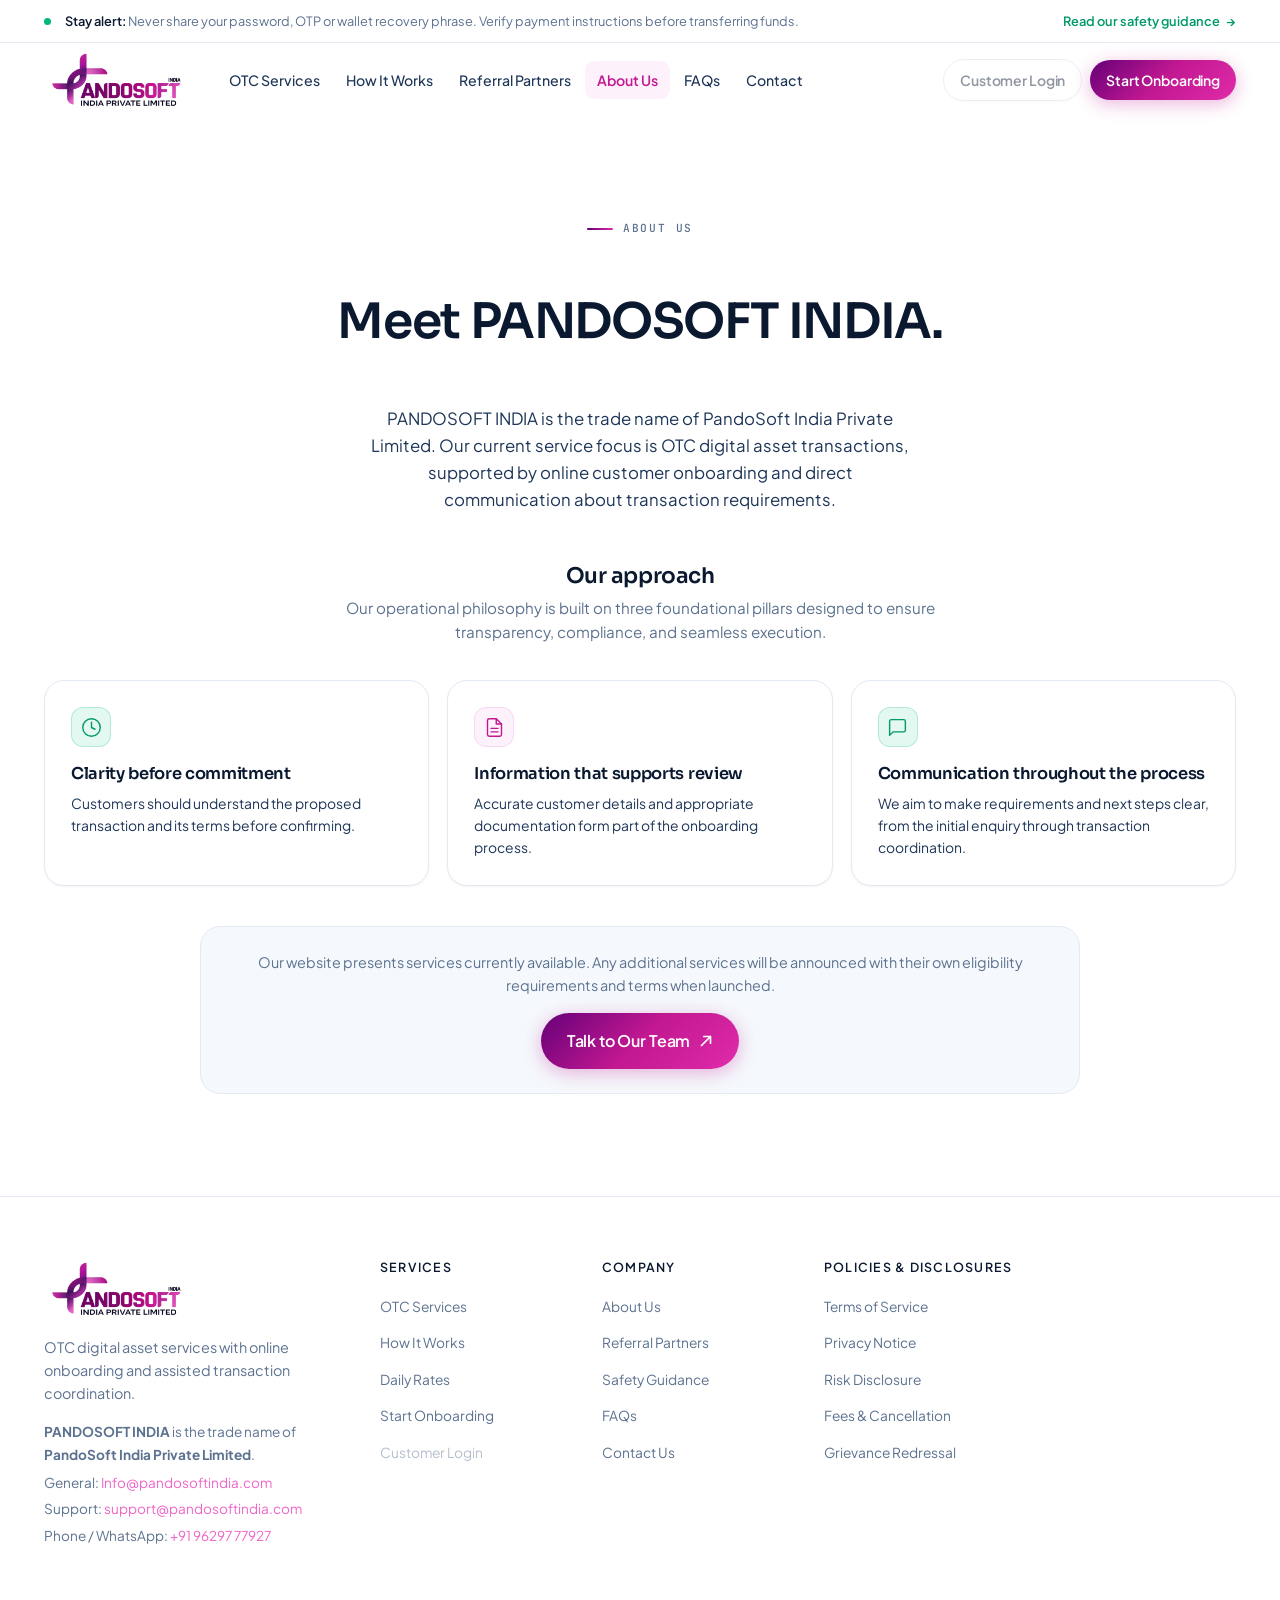
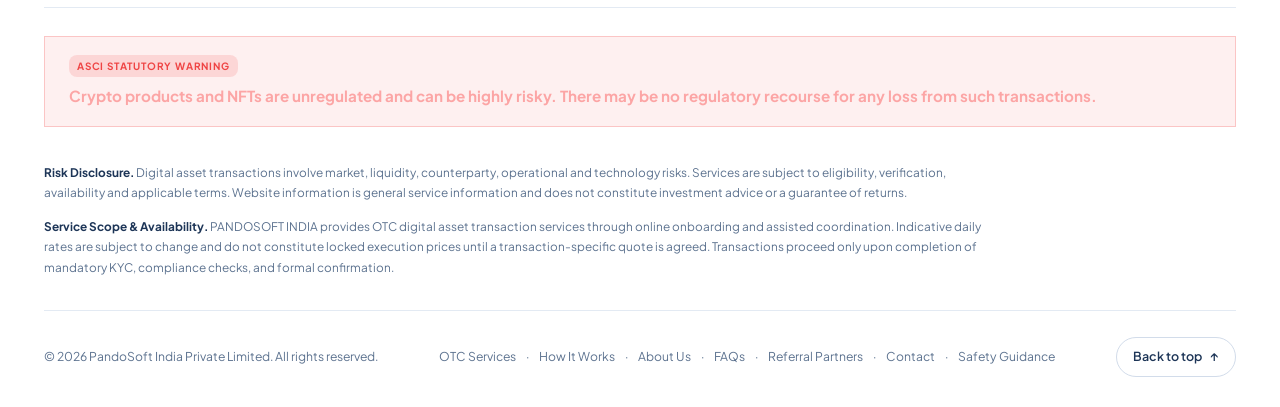
<file: about-us.html>
<!DOCTYPE html>
<html lang="en">

<head>
  <meta charset="utf-8" />
  <meta name="viewport" content="width=device-width, initial-scale=1" />
  <title>About Us · PandoSoft India</title>
  <meta name="description"
    content="Learn about PANDOSOFT INDIA — PandoSoft India Private Limited. Professional OTC digital asset desk with structured compliance and corporate governance." />
  <meta name="theme-color" content="#071B3A" />
  <link rel="preconnect" href="https://fonts.googleapis.com" />
  <link rel="preconnect" href="https://fonts.gstatic.com" crossorigin />
  <link
    href="https://fonts.googleapis.com/css2?family=Sora:wght@400;500;600;700&family=Plus+Jakarta+Sans:wght@400;500;600;700&family=JetBrains+Mono:wght@400;500;600&display=swap"
    rel="stylesheet" />
  <link rel="stylesheet" href="styles.css" />
  <link rel="icon" type="image/png" sizes="32x32" href="logo.png?v=2" />
  <link rel="icon" type="image/png" sizes="16x16" href="logo.png?v=2" />
  <link rel="shortcut icon" href="favicon.ico?v=2" />
  <link rel="apple-touch-icon" sizes="180x180" href="logo.png?v=2" />
</head>

<body>

  <div class="progress" id="progress" aria-hidden="true"></div>

  <a class="skiplink" href="#main">Skip to content</a>

  <!-- ══════════ NOTICE ══════════ -->
  <div class="notice">
    <div class="wrap notice__in">
      <span class="notice__dot" aria-hidden="true"></span>
      <p class="notice__text">
        <strong>Stay alert:</strong> Never share your password, OTP or wallet recovery phrase. Verify payment
        instructions before transferring funds.
      </p>
      <a class="notice__link" href="index.html#security">Read our safety guidance <span aria-hidden="true">→</span></a>
    </div>
  </div>

  <!-- ══════════ HEADER ══════════ -->
  <header class="header" id="header">
    <div class="wrap header__in">
      <a class="brand" href="index.html#top" aria-label="PandoSoft India — home">
        <img class="brand__logo-img" src="main-logo.png" alt="PandoSoft India" />
      </a>

      <nav class="nav" aria-label="Main">
        <a class="nav__link" href="index.html#otc-services">OTC Services</a>
        <a class="nav__link" href="how-it-works.html">How It Works</a>
        <a class="nav__link" href="referral-partners.html">Referral Partners</a>
        <a class="nav__link is-active" href="about.html">About Us</a>
        <a class="nav__link" href="how-it-works.html#faq">FAQs</a>
        <a class="nav__link" href="contact.html">Contact</a>
      </nav>

      <div class="header__cta">
        <a class="btn btn--ghost btn--sm is-disabled" href="javascript:void(0)" disabled aria-disabled="true" tabindex="-1" title="Customer Login currently disabled">Customer Login</a>
        <a class="btn btn--primary btn--sm" href="https://onboarding.pandosoftindia.com/login" data-magnetic>Start
          Onboarding</a>
      </div>

      <button class="burger" id="burger" type="button" aria-expanded="false" aria-controls="drawer"
        aria-label="Open menu">
        <span></span><span></span><span></span>
      </button>
    </div>

    <!-- mobile drawer -->
    <div class="drawer" id="drawer" hidden>
      <div class="wrap">
        <a class="drawer__link" href="index.html#otc-services">OTC Services</a>
        <a class="drawer__link" href="how-it-works.html">How It Works</a>
        <a class="drawer__link" href="referral-partners.html">Referral Partners</a>
        <a class="drawer__link" href="about.html">About Us</a>
        <a class="drawer__link" href="how-it-works.html#faq">FAQs</a>
        <a class="drawer__link" href="contact.html">Contact</a>
        <div class="drawer__cta">
          <a class="btn btn--primary btn--block" href="https://onboarding.pandosoftindia.com/login">Start Onboarding</a>
          <a class="btn btn--ghost btn--block is-disabled" href="javascript:void(0)" disabled aria-disabled="true" tabindex="-1" title="Customer Login currently disabled">Customer Login</a>
        </div>
      </div>
    </div>
  </header>

  <main id="main">
    <!-- ══════════ ABOUT US ══════════ -->
    <section class="section" id="about">
      <div class="wrap">
        <div class="sechead sechead--center">
          <p class="eyebrow"><span></span> About Us</p>
          <h2>Meet PANDOSOFT INDIA.</h2>
          <p class="sechead__lede">
            PANDOSOFT INDIA is the trade name of PandoSoft India Private Limited. Our current service focus is OTC
            digital asset transactions, supported by online customer onboarding and direct communication about
            transaction requirements.
          </p>
        </div>

        <!-- Our Approach -->
        <div style="margin-top:20px; text-align:center;">
          <h3 style="font-size:1.35rem; color:var(--ink); margin-bottom:8px;">Our approach</h3>
          <p style="font-size:0.95rem; color:var(--muted); max-width:680px; margin:0 auto 36px auto;">
            Our operational philosophy is built on three foundational pillars designed to ensure transparency,
            compliance, and seamless execution.
          </p>
        </div>

        <div class="secgrid">
          <div class="seccard">
            <span class="seccard__ico" aria-hidden="true">
              <svg viewBox="0 0 24 24" fill="none" stroke="currentColor" stroke-width="1.6" stroke-linecap="round"
                stroke-linejoin="round">
                <circle cx="12" cy="12" r="10" />
                <path d="M12 6v6l4 2" />
              </svg>
            </span>
            <h3>Clarity before commitment</h3>
            <p>Customers should understand the proposed transaction and its terms before confirming.</p>
          </div>

          <div class="seccard">
            <span class="seccard__ico" aria-hidden="true">
              <svg viewBox="0 0 24 24" fill="none" stroke="currentColor" stroke-width="1.6" stroke-linecap="round"
                stroke-linejoin="round">
                <path d="M14 2H6a2 2 0 0 0-2 2v16a2 2 0 0 0 2 2h12a2 2 0 0 0 2-2V8z" />
                <polyline points="14 2 14 8 20 8" />
                <line x1="16" y1="13" x2="8" y2="13" />
                <line x1="16" y1="17" x2="8" y2="17" />
              </svg>
            </span>
            <h3>Information that supports review</h3>
            <p>Accurate customer details and appropriate documentation form part of the onboarding process.</p>
          </div>

          <div class="seccard">
            <span class="seccard__ico" aria-hidden="true">
              <svg viewBox="0 0 24 24" fill="none" stroke="currentColor" stroke-width="1.6" stroke-linecap="round"
                stroke-linejoin="round">
                <path d="M21 15a2 2 0 0 1-2 2H7l-4 4V5a2 2 0 0 1 2-2h14a2 2 0 0 1 2 2z" />
              </svg>
            </span>
            <h3>Communication throughout the process</h3>
            <p>We aim to make requirements and next steps clear, from the initial enquiry through transaction
              coordination.</p>
          </div>
        </div>

        <div
          style="background:var(--bg); border:1px solid var(--line); border-radius:var(--r-lg); padding:24px 32px; max-width:880px; margin:40px auto 0 auto; text-align:center;">
          <p style="font-size:0.9rem; color:var(--muted); line-height:1.6; margin:0 0 16px 0;">
            Our website presents services currently available. Any additional services will be announced with their own
            eligibility requirements and terms when launched.
          </p>
          <div>
            <a class="btn btn--primary btn--lg" href="#contact" data-magnetic>
              Talk to Our Team
              <svg viewBox="0 0 14 14" aria-hidden="true">
                <path d="M2.5 11.5 11.5 2.5M11.5 2.5H4.8M11.5 2.5v6.7" fill="none" stroke="currentColor"
                  stroke-width="1.7" stroke-linecap="round" stroke-linejoin="round" />
              </svg>
            </a>
          </div>
        </div>
      </div>
    </section>
  </main>

  <!-- ══════════ FOOTER ══════════ -->
  <footer class="footer">
    <div class="wrap">
      <div class="footer__top">
        <div class="footer__brand">
          <a class="brand brand--light" href="index.html#top" aria-label="PandoSoft India — home">
            <img class="brand__logo-img" src="main-logo.png" alt="PandoSoft India" />
          </a>
          <p style="margin: 12px 0 16px 0; line-height: 1.6; color: var(--d-muted); font-size: 0.9rem;">
            OTC digital asset services with online onboarding and assisted transaction coordination.
          </p>
          <div style="font-size: 0.85rem; color: var(--d-muted); line-height: 1.6; margin-bottom: 16px;">
            <p style="margin: 0 0 6px 0;"><strong>PANDOSOFT INDIA</strong> is the trade name of <strong>PandoSoft India
                Private Limited</strong>.</p>
            <p style="margin: 0 0 4px 0;">General: <a href="mailto:Info@pandosoftindia.com"
                style="color: #F065C8;">Info@pandosoftindia.com</a></p>
            <p style="margin: 0 0 4px 0;">Support: <a href="mailto:support@pandosoftindia.com"
                style="color: #F065C8;">support@pandosoftindia.com</a></p>
            <p style="margin: 0;">Phone / WhatsApp: <a href="tel:+919629777927" style="color: #F065C8;">+91 96297
                77927</a></p>
          </div>
        </div>

        <nav class="footer__col" aria-label="OTC Services">
          <h3>Services</h3>
          <ul>
            <li><a href="index.html#otc-services">OTC Services</a></li>
            <li><a href="how-it-works.html">How It Works</a></li>
            <li><a href="index.html#otc-services">Daily Rates</a></li>
            <li><a href="https://onboarding.pandosoftindia.com/login">Start Onboarding</a></li>
            <li><a href="javascript:void(0)" class="is-disabled" aria-disabled="true" tabindex="-1" style="opacity:0.5; pointer-events:none; cursor:not-allowed;" title="Customer Login currently disabled">Customer Login</a></li>
          </ul>
        </nav>
        <nav class="footer__col" aria-label="Company">
          <h3>Company</h3>
          <ul>
            <li><a href="about.html">About Us</a></li>
            <li><a href="referral-partners.html">Referral Partners</a></li>
            <li><a href="index.html#security">Safety Guidance</a></li>
            <li><a href="how-it-works.html#faq">FAQs</a></li>
            <li><a href="contact.html">Contact Us</a></li>
          </ul>
        </nav>
        <nav class="footer__col" aria-label="Legal & Policies">
          <h3>Policies &amp; Disclosures</h3>
          <ul>
            <li><a href="how-it-works.html#faq">Terms of Service</a></li>
            <li><a href="how-it-works.html#faq">Privacy Notice</a></li>
            <li><a href="how-it-works.html#faq">Risk Disclosure</a></li>
            <li><a href="how-it-works.html#faq">Fees &amp; Cancellation</a></li>
            <li><a href="how-it-works.html#faq">Grievance Redressal</a></li>
          </ul>
        </nav>
      </div>

      <!-- Statutory ASCI VDA Warning -->
      <div class="footer__statutory-warning">
        <div class="warning-badge">ASCI Statutory Warning</div>
        <p class="warning-text">
          <strong>Crypto products and NFTs are unregulated and can be highly risky. There may be no regulatory recourse
            for any loss from such transactions.</strong>
        </p>
      </div>

      <!-- Additional Risk Wording & Regulatory Note -->
      <div class="footer__legal" style="padding-top: 16px;">
        <p>
          <b>Risk Disclosure.</b> Digital asset transactions involve market, liquidity, counterparty, operational and
          technology risks. Services are subject to eligibility, verification, availability and applicable terms.
          Website information is general service information and does not constitute investment advice or a guarantee of
          returns.
        </p>
        <p>
          <b>Service Scope &amp; Availability.</b> PANDOSOFT INDIA provides OTC digital asset transaction services
          through online onboarding and assisted coordination. Indicative daily rates are subject to change and do not
          constitute locked execution prices until a transaction-specific quote is agreed. Transactions proceed only
          upon completion of mandatory KYC, compliance checks, and formal confirmation.
        </p>
      </div>

      <div class="footer__bottom">
        <span>© 2026 PandoSoft India Private Limited. All rights reserved.</span>
        <div class="footer__bottom-links">
          <a href="index.html#otc-services">OTC Services</a><span aria-hidden="true">·</span>
          <a href="how-it-works.html">How It Works</a><span aria-hidden="true">·</span>
          <a href="about.html">About Us</a><span aria-hidden="true">·</span>
          <a href="how-it-works.html#faq">FAQs</a><span aria-hidden="true">·</span>
          <a href="referral-partners.html">Referral Partners</a><span aria-hidden="true">·</span>
          <a href="contact.html">Contact</a><span aria-hidden="true">·</span>
          <a href="index.html#security">Safety Guidance</a>
        </div>
        <button class="totop" id="toTop" type="button">Back to top <span aria-hidden="true">↑</span></button>
      </div>
    </div>
  </footer>

  <!-- mobile sticky cta -->
  <div class="mobilebar" id="mobileBar">
    <div class="mobilebar__in">
      <span><b>OTC Digital Asset Desk</b><small>Assisted execution &amp; portal onboarding</small></span>
      <a class="btn btn--primary" href="https://onboarding.pandosoftindia.com/login">Start Onboarding</a>
    </div>
  </div>

  <div class="toasts" id="toasts" aria-live="polite" aria-atomic="false"></div>

  <script src="script.js"></script>
</body>

</html>
</file>
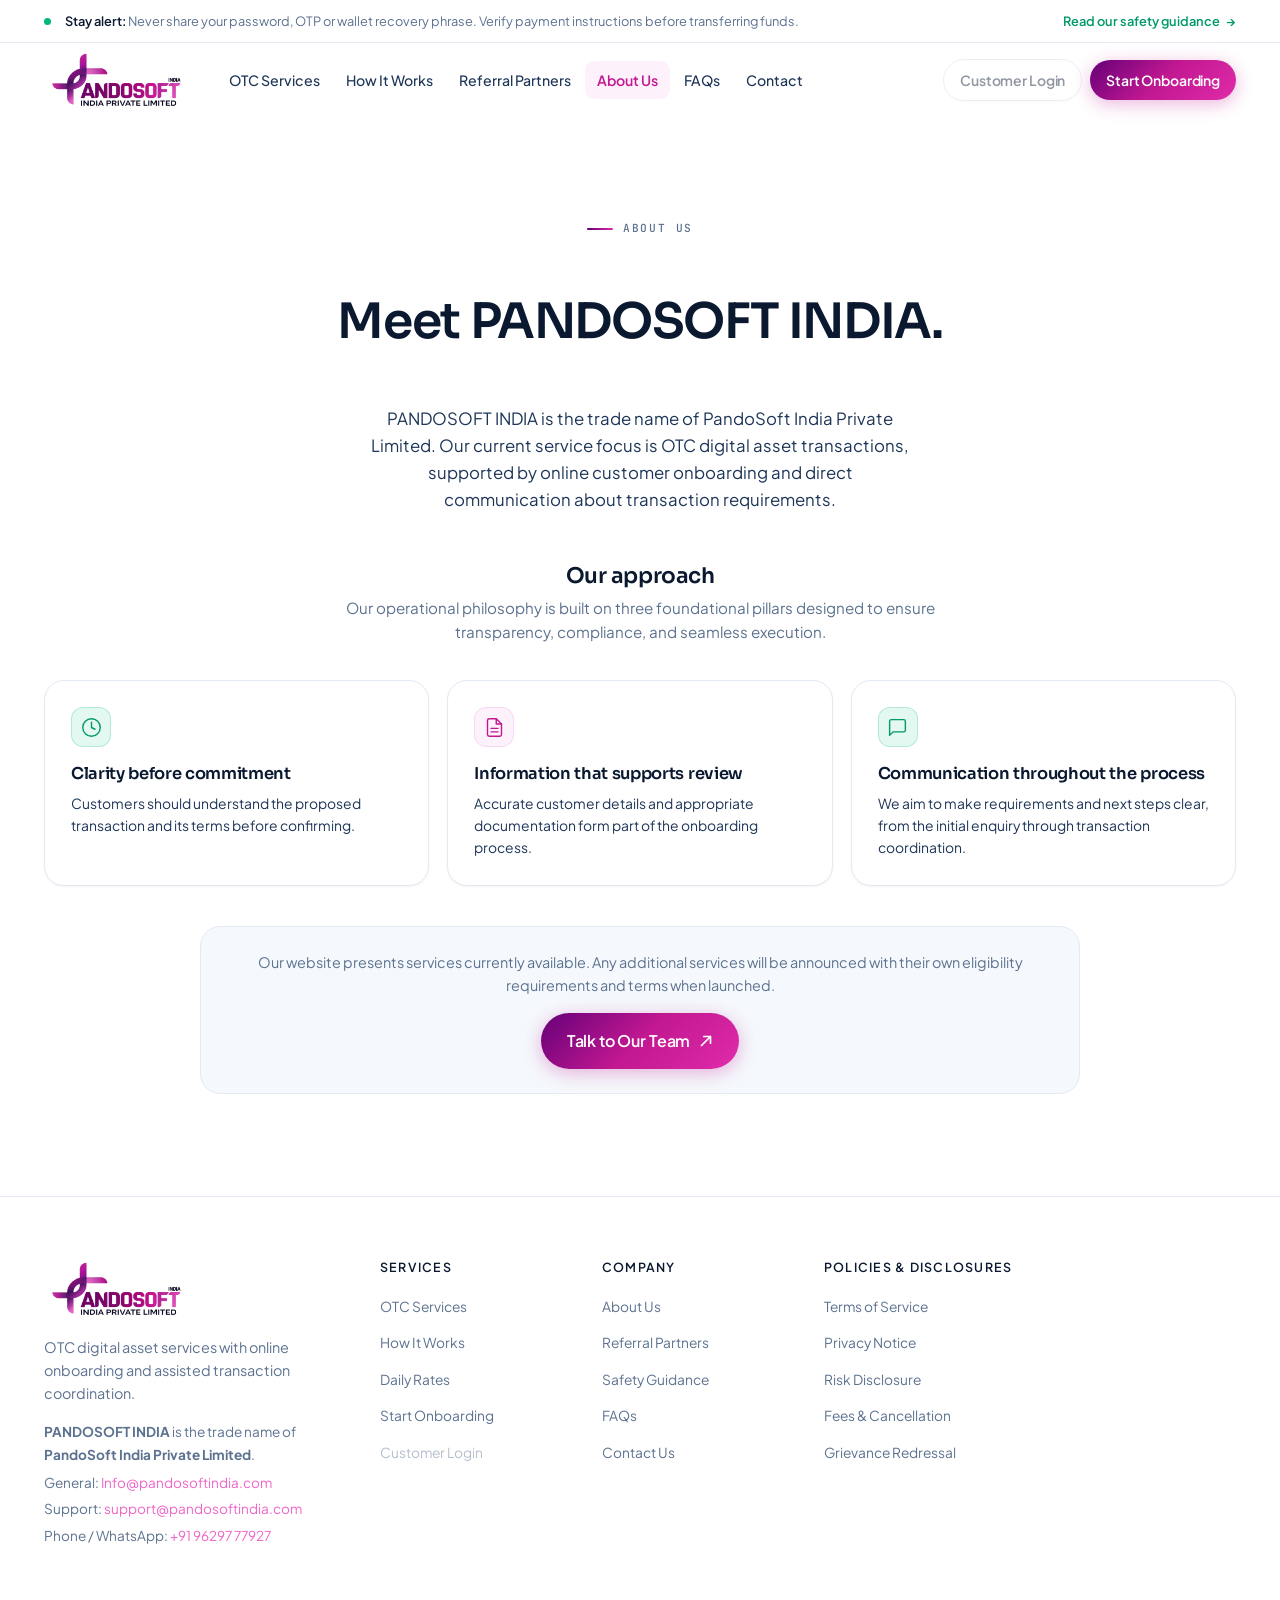
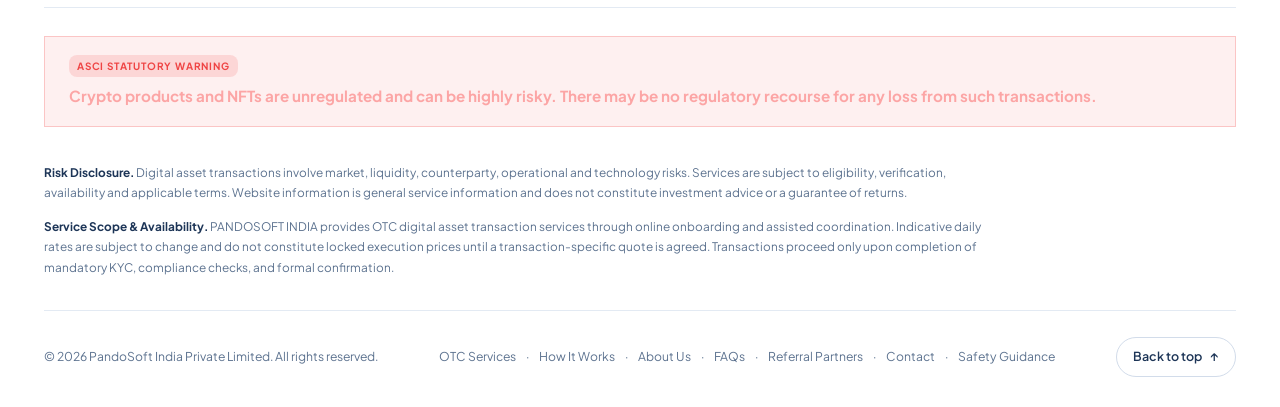
<file: about.html>
<!DOCTYPE html>
<html lang="en">
<head>
<meta charset="utf-8" />
<meta name="viewport" content="width=device-width, initial-scale=1" />
<title>About Us · PandoSoft India</title>
<meta name="description" content="Learn about PANDOSOFT INDIA — PandoSoft India Private Limited. Professional OTC digital asset desk with structured compliance and corporate governance." />
<meta name="theme-color" content="#071B3A" />
<link rel="preconnect" href="https://fonts.googleapis.com" />
<link rel="preconnect" href="https://fonts.gstatic.com" crossorigin />
<link href="https://fonts.googleapis.com/css2?family=Sora:wght@400;500;600;700&family=Plus+Jakarta+Sans:wght@400;500;600;700&family=JetBrains+Mono:wght@400;500;600&display=swap" rel="stylesheet" />
<link rel="stylesheet" href="styles.css" />
<link rel="icon" type="image/png" sizes="32x32" href="logo.png?v=2" />
<link rel="icon" type="image/png" sizes="16x16" href="logo.png?v=2" />
<link rel="shortcut icon" href="favicon.ico?v=2" />
<link rel="apple-touch-icon" sizes="180x180" href="logo.png?v=2" />
</head>
<body>

<div class="progress" id="progress" aria-hidden="true"></div>

<a class="skiplink" href="#main">Skip to content</a>

<!-- ══════════ NOTICE ══════════ -->
<div class="notice">
  <div class="wrap notice__in">
    <span class="notice__dot" aria-hidden="true"></span>
    <p class="notice__text">
      <strong>Stay alert:</strong> Never share your password, OTP or wallet recovery phrase. Verify payment instructions before transferring funds.
    </p>
    <a class="notice__link" href="index.html#security">Read our safety guidance <span aria-hidden="true">→</span></a>
  </div>
</div>

<!-- ══════════ HEADER ══════════ -->
<header class="header" id="header">
  <div class="wrap header__in">
    <a class="brand" href="index.html#top" aria-label="PandoSoft India — home">
      <img class="brand__logo-img" src="main-logo.png" alt="PandoSoft India" />
    </a>

    <nav class="nav" aria-label="Main">
      <a class="nav__link" href="index.html#otc-services">OTC Services</a>
      <a class="nav__link" href="how-it-works.html">How It Works</a>
      <a class="nav__link" href="referral-partners.html">Referral Partners</a>
      <a class="nav__link is-active" href="about.html">About Us</a>
      <a class="nav__link" href="how-it-works.html#faq">FAQs</a>
      <a class="nav__link" href="contact.html">Contact</a>
    </nav>

    <div class="header__cta">
      <a class="btn btn--ghost btn--sm is-disabled" href="javascript:void(0)" disabled aria-disabled="true" tabindex="-1" title="Customer Login currently disabled">Customer Login</a>
      <a class="btn btn--primary btn--sm" href="https://onboarding.pandosoftindia.com/login" data-magnetic>Start Onboarding</a>
    </div>

    <button class="burger" id="burger" type="button" aria-expanded="false" aria-controls="drawer" aria-label="Open menu">
      <span></span><span></span><span></span>
    </button>
  </div>

  <!-- mobile drawer -->
  <div class="drawer" id="drawer" hidden>
    <div class="wrap">
      <a class="drawer__link" href="index.html#otc-services">OTC Services</a>
      <a class="drawer__link" href="how-it-works.html">How It Works</a>
      <a class="drawer__link" href="referral-partners.html">Referral Partners</a>
      <a class="drawer__link" href="about.html">About Us</a>
      <a class="drawer__link" href="how-it-works.html#faq">FAQs</a>
      <a class="drawer__link" href="contact.html">Contact</a>
      <div class="drawer__cta">
        <a class="btn btn--primary btn--block" href="https://onboarding.pandosoftindia.com/login">Start Onboarding</a>
        <a class="btn btn--ghost btn--block is-disabled" href="javascript:void(0)" disabled aria-disabled="true" tabindex="-1" title="Customer Login currently disabled">Customer Login</a>
      </div>
    </div>
  </div>
</header>

<main id="main">
<!-- ══════════ ABOUT US ══════════ -->
<section class="section" id="about">
  <div class="wrap">
    <div class="sechead sechead--center">
      <p class="eyebrow"><span></span> About Us</p>
      <h2>Meet PANDOSOFT INDIA.</h2>
      <p class="sechead__lede">
        PANDOSOFT INDIA is the trade name of PandoSoft India Private Limited. Our current service focus is OTC digital asset transactions, supported by online customer onboarding and direct communication about transaction requirements.
      </p>
    </div>

    <!-- Our Approach -->
    <div style="margin-top:20px; text-align:center;">
      <h3 style="font-size:1.35rem; color:var(--ink); margin-bottom:8px;">Our approach</h3>
      <p style="font-size:0.95rem; color:var(--muted); max-width:680px; margin:0 auto 36px auto;">
        Our operational philosophy is built on three foundational pillars designed to ensure transparency, compliance, and seamless execution.
      </p>
    </div>

    <div class="secgrid">
      <div class="seccard">
        <span class="seccard__ico" aria-hidden="true">
          <svg viewBox="0 0 24 24" fill="none" stroke="currentColor" stroke-width="1.6" stroke-linecap="round" stroke-linejoin="round"><circle cx="12" cy="12" r="10"/><path d="M12 6v6l4 2"/></svg>
        </span>
        <h3>Clarity before commitment</h3>
        <p>Customers should understand the proposed transaction and its terms before confirming.</p>
      </div>

      <div class="seccard">
        <span class="seccard__ico" aria-hidden="true">
          <svg viewBox="0 0 24 24" fill="none" stroke="currentColor" stroke-width="1.6" stroke-linecap="round" stroke-linejoin="round"><path d="M14 2H6a2 2 0 0 0-2 2v16a2 2 0 0 0 2 2h12a2 2 0 0 0 2-2V8z"/><polyline points="14 2 14 8 20 8"/><line x1="16" y1="13" x2="8" y2="13"/><line x1="16" y1="17" x2="8" y2="17"/></svg>
        </span>
        <h3>Information that supports review</h3>
        <p>Accurate customer details and appropriate documentation form part of the onboarding process.</p>
      </div>

      <div class="seccard">
        <span class="seccard__ico" aria-hidden="true">
          <svg viewBox="0 0 24 24" fill="none" stroke="currentColor" stroke-width="1.6" stroke-linecap="round" stroke-linejoin="round"><path d="M21 15a2 2 0 0 1-2 2H7l-4 4V5a2 2 0 0 1 2-2h14a2 2 0 0 1 2 2z"/></svg>
        </span>
        <h3>Communication throughout the process</h3>
        <p>We aim to make requirements and next steps clear, from the initial enquiry through transaction coordination.</p>
      </div>
    </div>

    <div style="background:var(--bg); border:1px solid var(--line); border-radius:var(--r-lg); padding:24px 32px; max-width:880px; margin:40px auto 0 auto; text-align:center;">
      <p style="font-size:0.9rem; color:var(--muted); line-height:1.6; margin:0 0 16px 0;">
        Our website presents services currently available. Any additional services will be announced with their own eligibility requirements and terms when launched.
      </p>
      <div>
        <a class="btn btn--primary btn--lg" href="#contact" data-magnetic>
          Talk to Our Team
          <svg viewBox="0 0 14 14" aria-hidden="true"><path d="M2.5 11.5 11.5 2.5M11.5 2.5H4.8M11.5 2.5v6.7" fill="none" stroke="currentColor" stroke-width="1.7" stroke-linecap="round" stroke-linejoin="round"/></svg>
        </a>
      </div>
    </div>
  </div>
</section>
</main>

<!-- ══════════ FOOTER ══════════ -->
<footer class="footer">
  <div class="wrap">
    <div class="footer__top">
      <div class="footer__brand">
        <a class="brand brand--light" href="index.html#top" aria-label="PandoSoft India — home">
          <img class="brand__logo-img" src="main-logo.png" alt="PandoSoft India" />
        </a>
        <p style="margin: 12px 0 16px 0; line-height: 1.6; color: var(--d-muted); font-size: 0.9rem;">
          OTC digital asset services with online onboarding and assisted transaction coordination.
        </p>
        <div style="font-size: 0.85rem; color: var(--d-muted); line-height: 1.6; margin-bottom: 16px;">
          <p style="margin: 0 0 6px 0;"><strong>PANDOSOFT INDIA</strong> is the trade name of <strong>PandoSoft India Private Limited</strong>.</p>
          <p style="margin: 0 0 4px 0;">General: <a href="mailto:Info@pandosoftindia.com" style="color: #F065C8;">Info@pandosoftindia.com</a></p>
          <p style="margin: 0 0 4px 0;">Support: <a href="mailto:support@pandosoftindia.com" style="color: #F065C8;">support@pandosoftindia.com</a></p>
          <p style="margin: 0;">Phone / WhatsApp: <a href="tel:+919629777927" style="color: #F065C8;">+91 96297 77927</a></p>
        </div>
      </div>

      <nav class="footer__col" aria-label="OTC Services">
        <h3>Services</h3>
        <ul>
          <li><a href="index.html#otc-services">OTC Services</a></li>
          <li><a href="how-it-works.html">How It Works</a></li>
          <li><a href="index.html#otc-services">Daily Rates</a></li>
          <li><a href="https://onboarding.pandosoftindia.com/login">Start Onboarding</a></li>
          <li><a href="javascript:void(0)" class="is-disabled" aria-disabled="true" tabindex="-1" style="opacity:0.5; pointer-events:none; cursor:not-allowed;" title="Customer Login currently disabled">Customer Login</a></li>
        </ul>
      </nav>
      <nav class="footer__col" aria-label="Company">
        <h3>Company</h3>
        <ul>
          <li><a href="about.html">About Us</a></li>
          <li><a href="referral-partners.html">Referral Partners</a></li>
          <li><a href="index.html#security">Safety Guidance</a></li>
          <li><a href="how-it-works.html#faq">FAQs</a></li>
          <li><a href="contact.html">Contact Us</a></li>
        </ul>
      </nav>
      <nav class="footer__col" aria-label="Legal & Policies">
        <h3>Policies &amp; Disclosures</h3>
        <ul>
          <li><a href="how-it-works.html#faq">Terms of Service</a></li>
          <li><a href="how-it-works.html#faq">Privacy Notice</a></li>
          <li><a href="how-it-works.html#faq">Risk Disclosure</a></li>
          <li><a href="how-it-works.html#faq">Fees &amp; Cancellation</a></li>
          <li><a href="how-it-works.html#faq">Grievance Redressal</a></li>
        </ul>
      </nav>
    </div>

    <!-- Statutory ASCI VDA Warning -->
    <div class="footer__statutory-warning">
      <div class="warning-badge">ASCI Statutory Warning</div>
      <p class="warning-text">
        <strong>Crypto products and NFTs are unregulated and can be highly risky. There may be no regulatory recourse for any loss from such transactions.</strong>
      </p>
    </div>

    <!-- Additional Risk Wording & Regulatory Note -->
    <div class="footer__legal" style="padding-top: 16px;">
      <p>
        <b>Risk Disclosure.</b> Digital asset transactions involve market, liquidity, counterparty, operational and technology risks. Services are subject to eligibility, verification, availability and applicable terms. Website information is general service information and does not constitute investment advice or a guarantee of returns.
      </p>
      <p>
        <b>Service Scope &amp; Availability.</b> PANDOSOFT INDIA provides OTC digital asset transaction services through online onboarding and assisted coordination. Indicative daily rates are subject to change and do not constitute locked execution prices until a transaction-specific quote is agreed. Transactions proceed only upon completion of mandatory KYC, compliance checks, and formal confirmation.
      </p>
    </div>

    <div class="footer__bottom">
      <span>© 2026 PandoSoft India Private Limited. All rights reserved.</span>
      <div class="footer__bottom-links">
        <a href="index.html#otc-services">OTC Services</a><span aria-hidden="true">·</span>
        <a href="how-it-works.html">How It Works</a><span aria-hidden="true">·</span>
        <a href="about.html">About Us</a><span aria-hidden="true">·</span>
        <a href="how-it-works.html#faq">FAQs</a><span aria-hidden="true">·</span>
        <a href="referral-partners.html">Referral Partners</a><span aria-hidden="true">·</span>
        <a href="contact.html">Contact</a><span aria-hidden="true">·</span>
        <a href="index.html#security">Safety Guidance</a>
      </div>
      <button class="totop" id="toTop" type="button">Back to top <span aria-hidden="true">↑</span></button>
    </div>
  </div>
</footer>

<!-- mobile sticky cta -->
<div class="mobilebar" id="mobileBar">
  <div class="mobilebar__in">
    <span><b>OTC Digital Asset Desk</b><small>Assisted execution &amp; portal onboarding</small></span>
    <a class="btn btn--primary" href="https://onboarding.pandosoftindia.com/login">Start Onboarding</a>
  </div>
</div>

<div class="toasts" id="toasts" aria-live="polite" aria-atomic="false"></div>

<script src="script.js"></script>
</body>
</html>
</file>
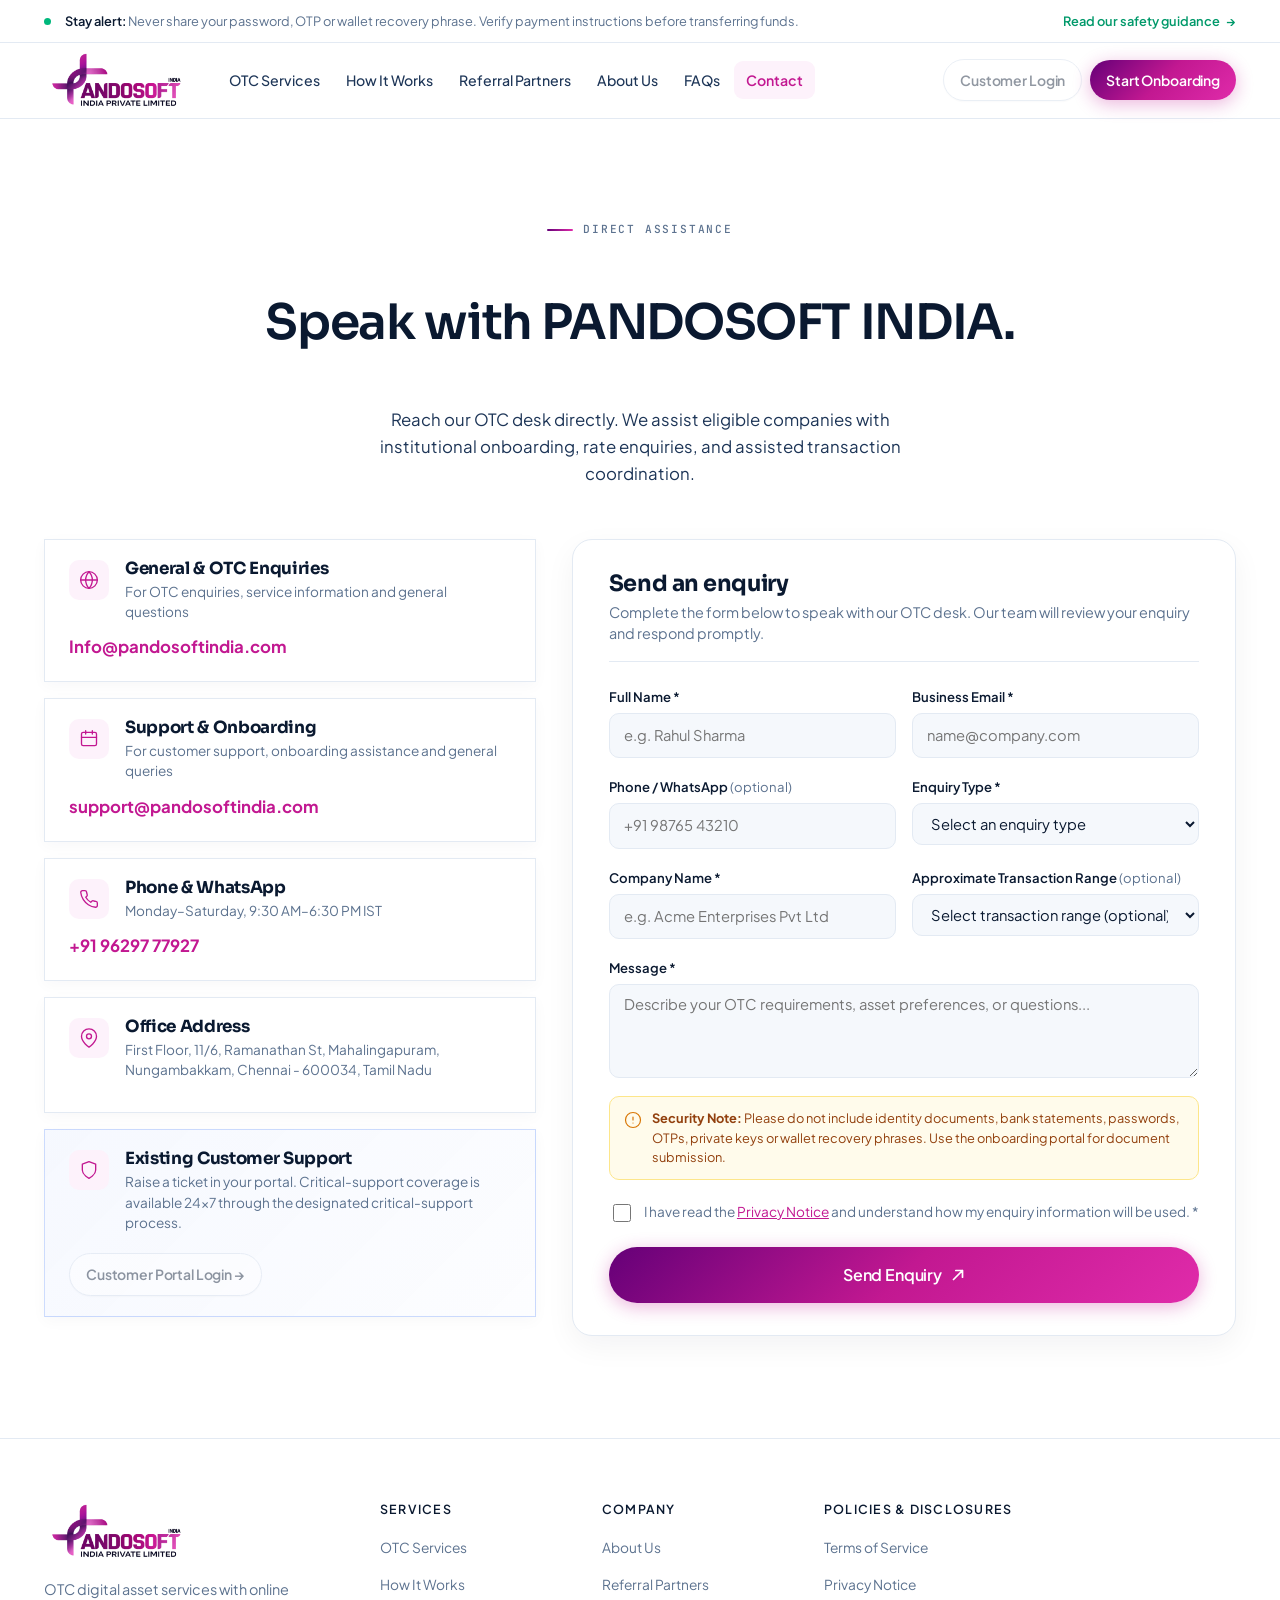
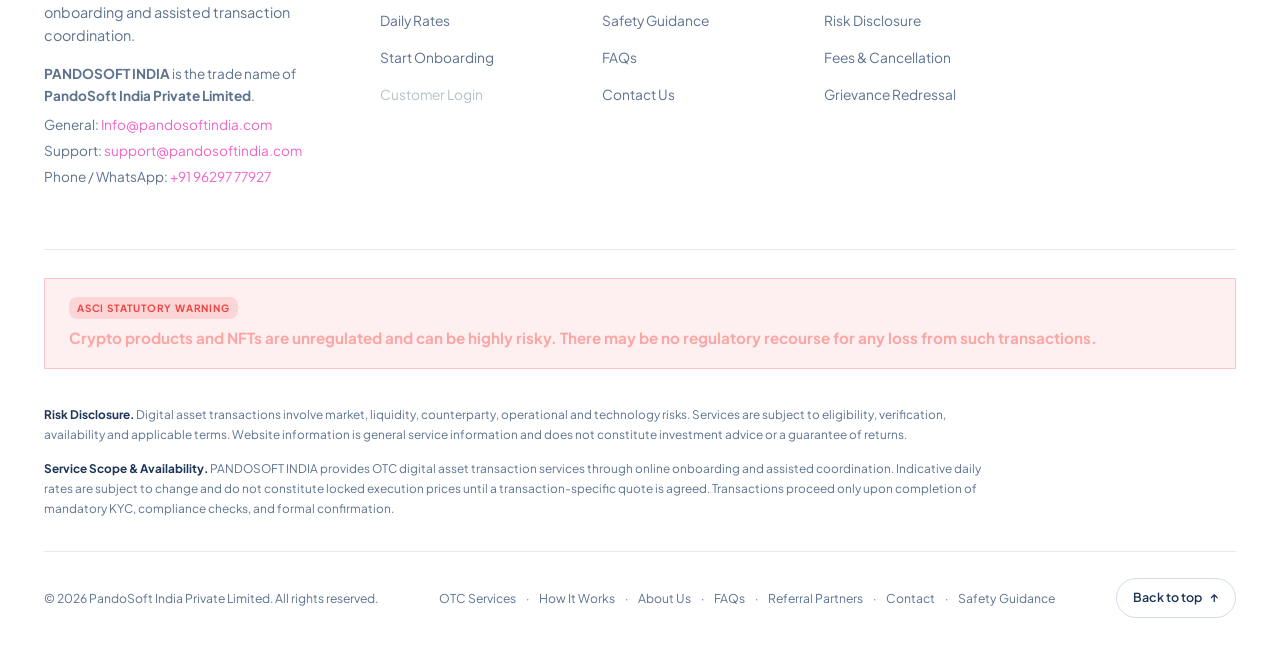
<file: contact.html>
<!DOCTYPE html>
<html lang="en">
<head>
<meta charset="utf-8" />
<meta name="viewport" content="width=device-width, initial-scale=1" />
<title>Contact & Enquiry · PandoSoft India</title>
<meta name="description" content="Speak with PANDOSOFT INDIA’s OTC desk. Get in touch for institutional onboarding, high-volume transactions, and assisted execution." />
<meta name="theme-color" content="#071B3A" />
<link rel="preconnect" href="https://fonts.googleapis.com" />
<link rel="preconnect" href="https://fonts.gstatic.com" crossorigin />
<link href="https://fonts.googleapis.com/css2?family=Sora:wght@400;500;600;700&family=Plus+Jakarta+Sans:wght@400;500;600;700&family=JetBrains+Mono:wght@400;500;600&display=swap" rel="stylesheet" />
<link rel="stylesheet" href="styles.css" />
<link rel="icon" type="image/png" sizes="32x32" href="logo.png?v=2" />
<link rel="icon" type="image/png" sizes="16x16" href="logo.png?v=2" />
<link rel="shortcut icon" href="favicon.ico?v=2" />
<link rel="apple-touch-icon" sizes="180x180" href="logo.png?v=2" />
</head>
<body>

<div class="progress" id="progress" aria-hidden="true"></div>

<a class="skiplink" href="#main">Skip to content</a>

<!-- ══════════ NOTICE ══════════ -->
<div class="notice">
  <div class="wrap notice__in">
    <span class="notice__dot" aria-hidden="true"></span>
    <p class="notice__text">
      <strong>Stay alert:</strong> Never share your password, OTP or wallet recovery phrase. Verify payment instructions before transferring funds.
    </p>
    <a class="notice__link" href="index.html#security">Read our safety guidance <span aria-hidden="true">→</span></a>
  </div>
</div>

<!-- ══════════ HEADER ══════════ -->
<header class="header" id="header">
  <div class="wrap header__in">
    <a class="brand" href="index.html#top" aria-label="PandoSoft India — home">
      <img class="brand__logo-img" src="main-logo.png" alt="PandoSoft India" />
    </a>

    <nav class="nav" aria-label="Main">
      <a class="nav__link" href="index.html#otc-services">OTC Services</a>
      <a class="nav__link" href="how-it-works.html">How It Works</a>
      <a class="nav__link" href="referral-partners.html">Referral Partners</a>
      <a class="nav__link" href="about.html">About Us</a>
      <a class="nav__link" href="how-it-works.html#faq">FAQs</a>
      <a class="nav__link is-active" href="contact.html">Contact</a>
    </nav>

    <div class="header__cta">
      <a class="btn btn--ghost btn--sm is-disabled" href="javascript:void(0)" disabled aria-disabled="true" tabindex="-1" title="Customer Login currently disabled">Customer Login</a>
      <a class="btn btn--primary btn--sm" href="https://onboarding.pandosoftindia.com/login" data-magnetic>Start Onboarding</a>
    </div>

    <button class="burger" id="burger" type="button" aria-expanded="false" aria-controls="drawer" aria-label="Open menu">
      <span></span><span></span><span></span>
    </button>
  </div>

  <!-- mobile drawer -->
  <div class="drawer" id="drawer" hidden>
    <div class="wrap">
      <a class="drawer__link" href="index.html#otc-services">OTC Services</a>
      <a class="drawer__link" href="how-it-works.html">How It Works</a>
      <a class="drawer__link" href="referral-partners.html">Referral Partners</a>
      <a class="drawer__link" href="about.html">About Us</a>
      <a class="drawer__link" href="how-it-works.html#faq">FAQs</a>
      <a class="drawer__link" href="contact.html">Contact</a>
      <div class="drawer__cta">
        <a class="btn btn--primary btn--block" href="https://onboarding.pandosoftindia.com/login">Start Onboarding</a>
        <a class="btn btn--ghost btn--block is-disabled" href="javascript:void(0)" disabled aria-disabled="true" tabindex="-1" title="Customer Login currently disabled">Customer Login</a>
      </div>
    </div>
  </div>
</header>

<main id="main">
<!-- ══════════ CONTACT & ENQUIRY ══════════ -->
<section class="section section--tint" id="contact"><span id="start"></span>
  <div class="wrap">
    <div class="sechead sechead--center">
      <p class="eyebrow"><span></span> Direct Assistance</p>
      <h2>Speak with PANDOSOFT INDIA.</h2>
      <p class="sechead__lede">
        Reach our OTC desk directly. We assist eligible companies with institutional onboarding, rate enquiries, and assisted transaction coordination.
      </p>
    </div>

    <div class="contact-grid">
      <!-- Left side: Contact Channels -->
      <div class="contact-channels">
        <div class="contact-card">
          <div class="contact-card__head">
            <span class="contact-card__ico" aria-hidden="true">
              <svg viewBox="0 0 24 24" fill="none" stroke="currentColor" stroke-width="1.6" stroke-linecap="round" stroke-linejoin="round"><circle cx="12" cy="12" r="10"/><path d="M12 2a14.5 14.5 0 0 0 0 20 14.5 14.5 0 0 0 0-20"/><path d="M2 12h20"/></svg>
            </span>
            <div>
              <h3>General &amp; OTC Enquiries</h3>
              <p>For OTC enquiries, service information and general questions</p>
            </div>
          </div>
          <a class="contact-link" href="mailto:Info@pandosoftindia.com">Info@pandosoftindia.com</a>
        </div>

        <div class="contact-card">
          <div class="contact-card__head">
            <span class="contact-card__ico" aria-hidden="true">
              <svg viewBox="0 0 24 24" fill="none" stroke="currentColor" stroke-width="1.6" stroke-linecap="round" stroke-linejoin="round"><rect x="3" y="4" width="18" height="16" rx="2"/><path d="M16 2v4M8 2v4M3 10h18"/></svg>
            </span>
            <div>
              <h3>Support &amp; Onboarding</h3>
              <p>For customer support, onboarding assistance and general queries</p>
            </div>
          </div>
          <a class="contact-link" href="mailto:support@pandosoftindia.com">support@pandosoftindia.com</a>
        </div>

        <div class="contact-card">
          <div class="contact-card__head">
            <span class="contact-card__ico" aria-hidden="true">
              <svg viewBox="0 0 24 24" fill="none" stroke="currentColor" stroke-width="1.6" stroke-linecap="round" stroke-linejoin="round"><path d="M22 16.92v3a2 2 0 0 1-2.18 2 19.79 19.79 0 0 1-8.63-3.07 19.5 19.5 0 0 1-6-6 19.79 19.79 0 0 1-3.07-8.67A2 2 0 0 1 4.11 2h3a2 2 0 0 1 2 1.72 12.84 12.84 0 0 0 .7 2.81 2 2 0 0 1-.45 2.11L8.09 9.91a16 16 0 0 0 6 6l1.27-1.27a2 2 0 0 1 2.11-.45 12.84 12.84 0 0 0 2.81.7A2 2 0 0 1 22 16.92z"/></svg>
            </span>
            <div>
              <h3>Phone &amp; WhatsApp</h3>
              <p>Monday–Saturday, 9:30 AM–6:30 PM IST</p>
            </div>
          </div>
          <a class="contact-link" href="tel:+919629777927">+91 96297 77927</a>
        </div>

        <div class="contact-card">
          <div class="contact-card__head">
            <span class="contact-card__ico" aria-hidden="true">
              <svg viewBox="0 0 24 24" fill="none" stroke="currentColor" stroke-width="1.6" stroke-linecap="round" stroke-linejoin="round"><path d="M21 10c0 7-9 13-9 13s-9-6-9-13a9 9 0 0 1 18 0z"/><circle cx="12" cy="10" r="3"/></svg>
            </span>
            <div>
              <h3>Office Address</h3>
              <p>First Floor, 11/6, Ramanathan St, Mahalingapuram, Nungambakkam, Chennai - 600034, Tamil Nadu</p>
            </div>
          </div>
        </div>

        <div class="contact-card contact-card--highlight">
          <div class="contact-card__head">
            <span class="contact-card__ico" aria-hidden="true">
              <svg viewBox="0 0 24 24" fill="none" stroke="currentColor" stroke-width="1.6" stroke-linecap="round" stroke-linejoin="round"><path d="M12 22s8-4 8-10V5l-8-3-8 3v7c0 6 8 10 8 10z"/></svg>
            </span>
            <div>
              <h3>Existing Customer Support</h3>
              <p>Raise a ticket in your portal. Critical-support coverage is available 24×7 through the designated critical-support process.</p>
            </div>
          </div>
          <a class="btn btn--ghost btn--sm is-disabled" href="javascript:void(0)" disabled aria-disabled="true" tabindex="-1" style="margin-top:8px;" title="Customer Portal Login currently disabled">Customer Portal Login &rarr;</a>
        </div>
      </div>

      <!-- Right side: Send an Enquiry Form -->
      <div class="enquiry-card">
        <div class="enquiry-card__head">
          <h3>Send an enquiry</h3>
          <p>Complete the form below to speak with our OTC desk. Our team will review your enquiry and respond promptly.</p>
        </div>

        <form class="enquiry-form" id="enquiryForm" action="https://formsubmit.co/Info@pandosoftindia.com" method="POST" novalidate>
          <div class="form-row">
            <div class="form-group">
              <label for="eqName">Full Name <span class="req">*</span></label>
              <input type="text" id="eqName" name="name" required placeholder="e.g. Rahul Sharma" autocomplete="name" />
            </div>
            <div class="form-group">
              <label for="eqEmail">Business Email <span class="req">*</span></label>
              <input type="email" id="eqEmail" name="email" required placeholder="name@company.com" autocomplete="email" />
            </div>
          </div>

          <div class="form-row">
            <div class="form-group">
              <label for="eqPhone">Phone / WhatsApp <span class="opt">(optional)</span></label>
              <input type="tel" id="eqPhone" name="phone" placeholder="+91 98765 43210" autocomplete="tel" />
            </div>
            <div class="form-group">
              <label for="eqType">Enquiry Type <span class="req">*</span></label>
              <select id="eqType" name="enquiryType" required>
                <option value="" disabled selected>Select an enquiry type</option>
                <option value="OTC service enquiry">OTC service enquiry</option>
                <option value="Individual Sell enquiry">Individual Sell enquiry (USDT / Crypto)</option>
                <option value="Corporate OTC enquiry">Corporate OTC enquiry</option>
                <option value="onboarding assistance">Onboarding assistance</option>
                <option value="existing customer query">Existing customer query</option>
                <option value="other">Other</option>
              </select>
            </div>
          </div>

          <div class="form-row">
            <div class="form-group">
              <label for="eqCompany">Company Name <span class="req">*</span></label>
              <input type="text" id="eqCompany" name="company" required placeholder="e.g. Acme Enterprises Pvt Ltd" />
            </div>
            <div class="form-group">
              <label for="eqRange">Approximate Transaction Range <span class="opt">(optional)</span></label>
              <select id="eqRange" name="transactionRange">
                <option value="" selected>Select transaction range (optional)</option>
                <option value="Below ₹10 Lakh">Below ₹10 Lakh</option>
                <option value="₹10 Lakh – ₹50 Lakh">₹10 Lakh – ₹50 Lakh</option>
                <option value="₹50 Lakh – ₹1 Crore">₹50 Lakh – ₹1 Crore</option>
                <option value="Above ₹1 Crore">Above ₹1 Crore</option>
              </select>
            </div>
          </div>

          <div class="form-group">
            <label for="eqMessage">Message <span class="req">*</span></label>
            <textarea id="eqMessage" name="message" rows="4" required placeholder="Describe your OTC requirements, asset preferences, or questions..."></textarea>
          </div>

          <div class="form-note">
            <svg viewBox="0 0 24 24" width="18" height="18" fill="none" stroke="currentColor" stroke-width="1.6" stroke-linecap="round" stroke-linejoin="round" aria-hidden="true"><circle cx="12" cy="12" r="10"/><line x1="12" y1="8" x2="12" y2="12"/><line x1="12" y1="16" x2="12.01" y2="16"/></svg>
            <p><strong>Security Note:</strong> Please do not include identity documents, bank statements, passwords, OTPs, private keys or wallet recovery phrases. Use the onboarding portal for document submission.</p>
          </div>

          <div class="form-checkbox">
            <input type="checkbox" id="eqPrivacy" name="privacyAccepted" required />
            <label for="eqPrivacy">
              I have read the <a href="how-it-works.html#faq" target="_blank" rel="noopener">Privacy Notice</a> and understand how my enquiry information will be used. <span class="req">*</span>
            </label>
          </div>

          <div class="form-actions">
            <button type="submit" class="btn btn--primary btn--lg" id="eqSubmitBtn" style="width:100%; justify-content:center;">
              Send Enquiry
              <svg viewBox="0 0 14 14" aria-hidden="true"><path d="M2.5 11.5 11.5 2.5M11.5 2.5H4.8M11.5 2.5v6.7" fill="none" stroke="currentColor" stroke-width="1.7" stroke-linecap="round" stroke-linejoin="round"/></svg>
            </button>
          </div>

          <div class="form-alert" id="eqFormAlert" hidden role="alert"></div>
        </form>
      </div>
    </div>
  </div>
</section>
</main>

<!-- ══════════ FOOTER ══════════ -->
<footer class="footer">
  <div class="wrap">
    <div class="footer__top">
      <div class="footer__brand">
        <a class="brand brand--light" href="index.html#top" aria-label="PandoSoft India — home">
          <img class="brand__logo-img" src="main-logo.png" alt="PandoSoft India" />
        </a>
        <p style="margin: 12px 0 16px 0; line-height: 1.6; color: var(--d-muted); font-size: 0.9rem;">
          OTC digital asset services with online onboarding and assisted transaction coordination.
        </p>
        <div style="font-size: 0.85rem; color: var(--d-muted); line-height: 1.6; margin-bottom: 16px;">
          <p style="margin: 0 0 6px 0;"><strong>PANDOSOFT INDIA</strong> is the trade name of <strong>PandoSoft India Private Limited</strong>.</p>
          <p style="margin: 0 0 4px 0;">General: <a href="mailto:Info@pandosoftindia.com" style="color: #F065C8;">Info@pandosoftindia.com</a></p>
          <p style="margin: 0 0 4px 0;">Support: <a href="mailto:support@pandosoftindia.com" style="color: #F065C8;">support@pandosoftindia.com</a></p>
          <p style="margin: 0;">Phone / WhatsApp: <a href="tel:+919629777927" style="color: #F065C8;">+91 96297 77927</a></p>
        </div>
      </div>

      <nav class="footer__col" aria-label="OTC Services">
        <h3>Services</h3>
        <ul>
          <li><a href="index.html#otc-services">OTC Services</a></li>
          <li><a href="how-it-works.html">How It Works</a></li>
          <li><a href="index.html#otc-services">Daily Rates</a></li>
          <li><a href="https://onboarding.pandosoftindia.com/login">Start Onboarding</a></li>
          <li><a href="javascript:void(0)" class="is-disabled" aria-disabled="true" tabindex="-1" style="opacity:0.5; pointer-events:none; cursor:not-allowed;" title="Customer Login currently disabled">Customer Login</a></li>
        </ul>
      </nav>
      <nav class="footer__col" aria-label="Company">
        <h3>Company</h3>
        <ul>
          <li><a href="about.html">About Us</a></li>
          <li><a href="referral-partners.html">Referral Partners</a></li>
          <li><a href="index.html#security">Safety Guidance</a></li>
          <li><a href="how-it-works.html#faq">FAQs</a></li>
          <li><a href="contact.html">Contact Us</a></li>
        </ul>
      </nav>
      <nav class="footer__col" aria-label="Legal & Policies">
        <h3>Policies &amp; Disclosures</h3>
        <ul>
          <li><a href="how-it-works.html#faq">Terms of Service</a></li>
          <li><a href="how-it-works.html#faq">Privacy Notice</a></li>
          <li><a href="how-it-works.html#faq">Risk Disclosure</a></li>
          <li><a href="how-it-works.html#faq">Fees &amp; Cancellation</a></li>
          <li><a href="how-it-works.html#faq">Grievance Redressal</a></li>
        </ul>
      </nav>
    </div>

    <!-- Statutory ASCI VDA Warning -->
    <div class="footer__statutory-warning">
      <div class="warning-badge">ASCI Statutory Warning</div>
      <p class="warning-text">
        <strong>Crypto products and NFTs are unregulated and can be highly risky. There may be no regulatory recourse for any loss from such transactions.</strong>
      </p>
    </div>

    <!-- Additional Risk Wording & Regulatory Note -->
    <div class="footer__legal" style="padding-top: 16px;">
      <p>
        <b>Risk Disclosure.</b> Digital asset transactions involve market, liquidity, counterparty, operational and technology risks. Services are subject to eligibility, verification, availability and applicable terms. Website information is general service information and does not constitute investment advice or a guarantee of returns.
      </p>
      <p>
        <b>Service Scope &amp; Availability.</b> PANDOSOFT INDIA provides OTC digital asset transaction services through online onboarding and assisted coordination. Indicative daily rates are subject to change and do not constitute locked execution prices until a transaction-specific quote is agreed. Transactions proceed only upon completion of mandatory KYC, compliance checks, and formal confirmation.
      </p>
    </div>

    <div class="footer__bottom">
      <span>© 2026 PandoSoft India Private Limited. All rights reserved.</span>
      <div class="footer__bottom-links">
        <a href="index.html#otc-services">OTC Services</a><span aria-hidden="true">·</span>
        <a href="how-it-works.html">How It Works</a><span aria-hidden="true">·</span>
        <a href="about.html">About Us</a><span aria-hidden="true">·</span>
        <a href="how-it-works.html#faq">FAQs</a><span aria-hidden="true">·</span>
        <a href="referral-partners.html">Referral Partners</a><span aria-hidden="true">·</span>
        <a href="contact.html">Contact</a><span aria-hidden="true">·</span>
        <a href="index.html#security">Safety Guidance</a>
      </div>
      <button class="totop" id="toTop" type="button">Back to top <span aria-hidden="true">↑</span></button>
    </div>
  </div>
</footer>

<!-- mobile sticky cta -->
<div class="mobilebar" id="mobileBar">
  <div class="mobilebar__in">
    <span><b>OTC Digital Asset Desk</b><small>Assisted execution &amp; portal onboarding</small></span>
    <a class="btn btn--primary" href="https://onboarding.pandosoftindia.com/login">Start Onboarding</a>
  </div>
</div>

<div class="toasts" id="toasts" aria-live="polite" aria-atomic="false"></div>

<script src="script.js"></script>
</body>
</html>
</file>
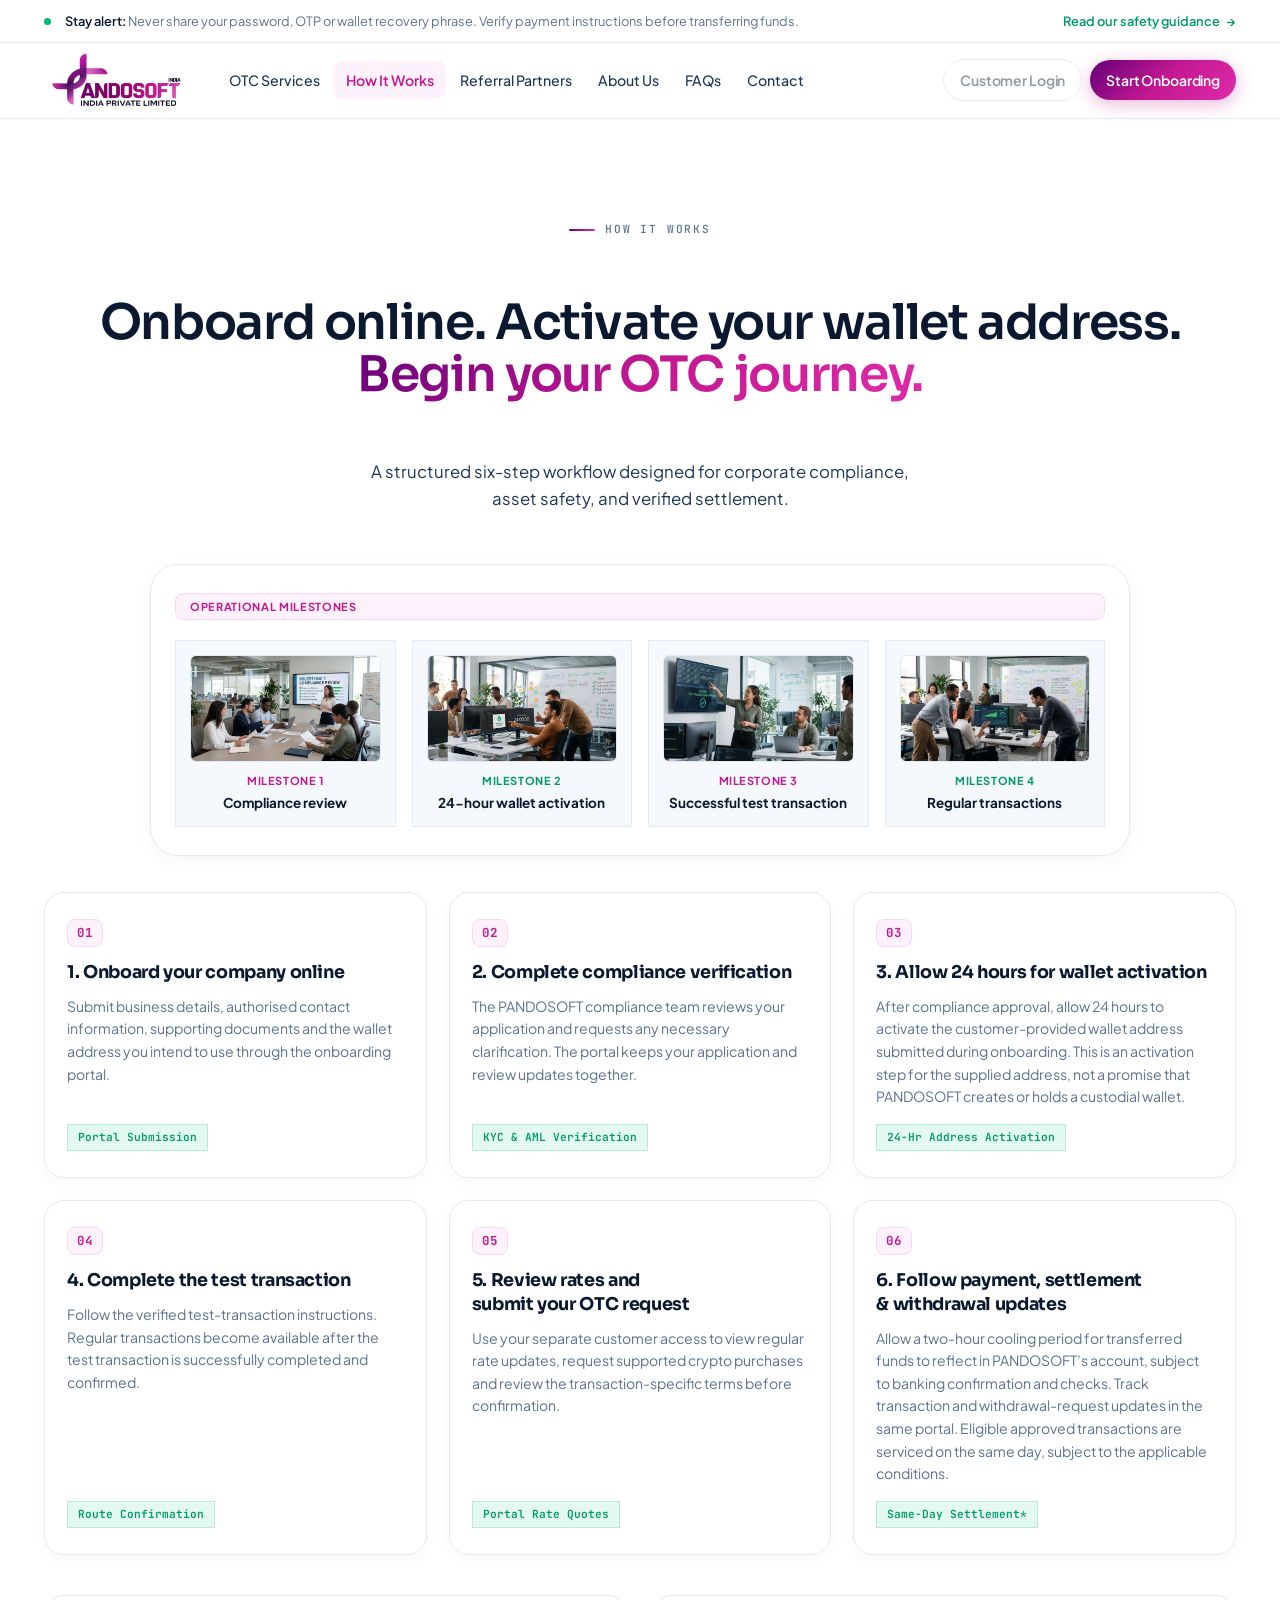
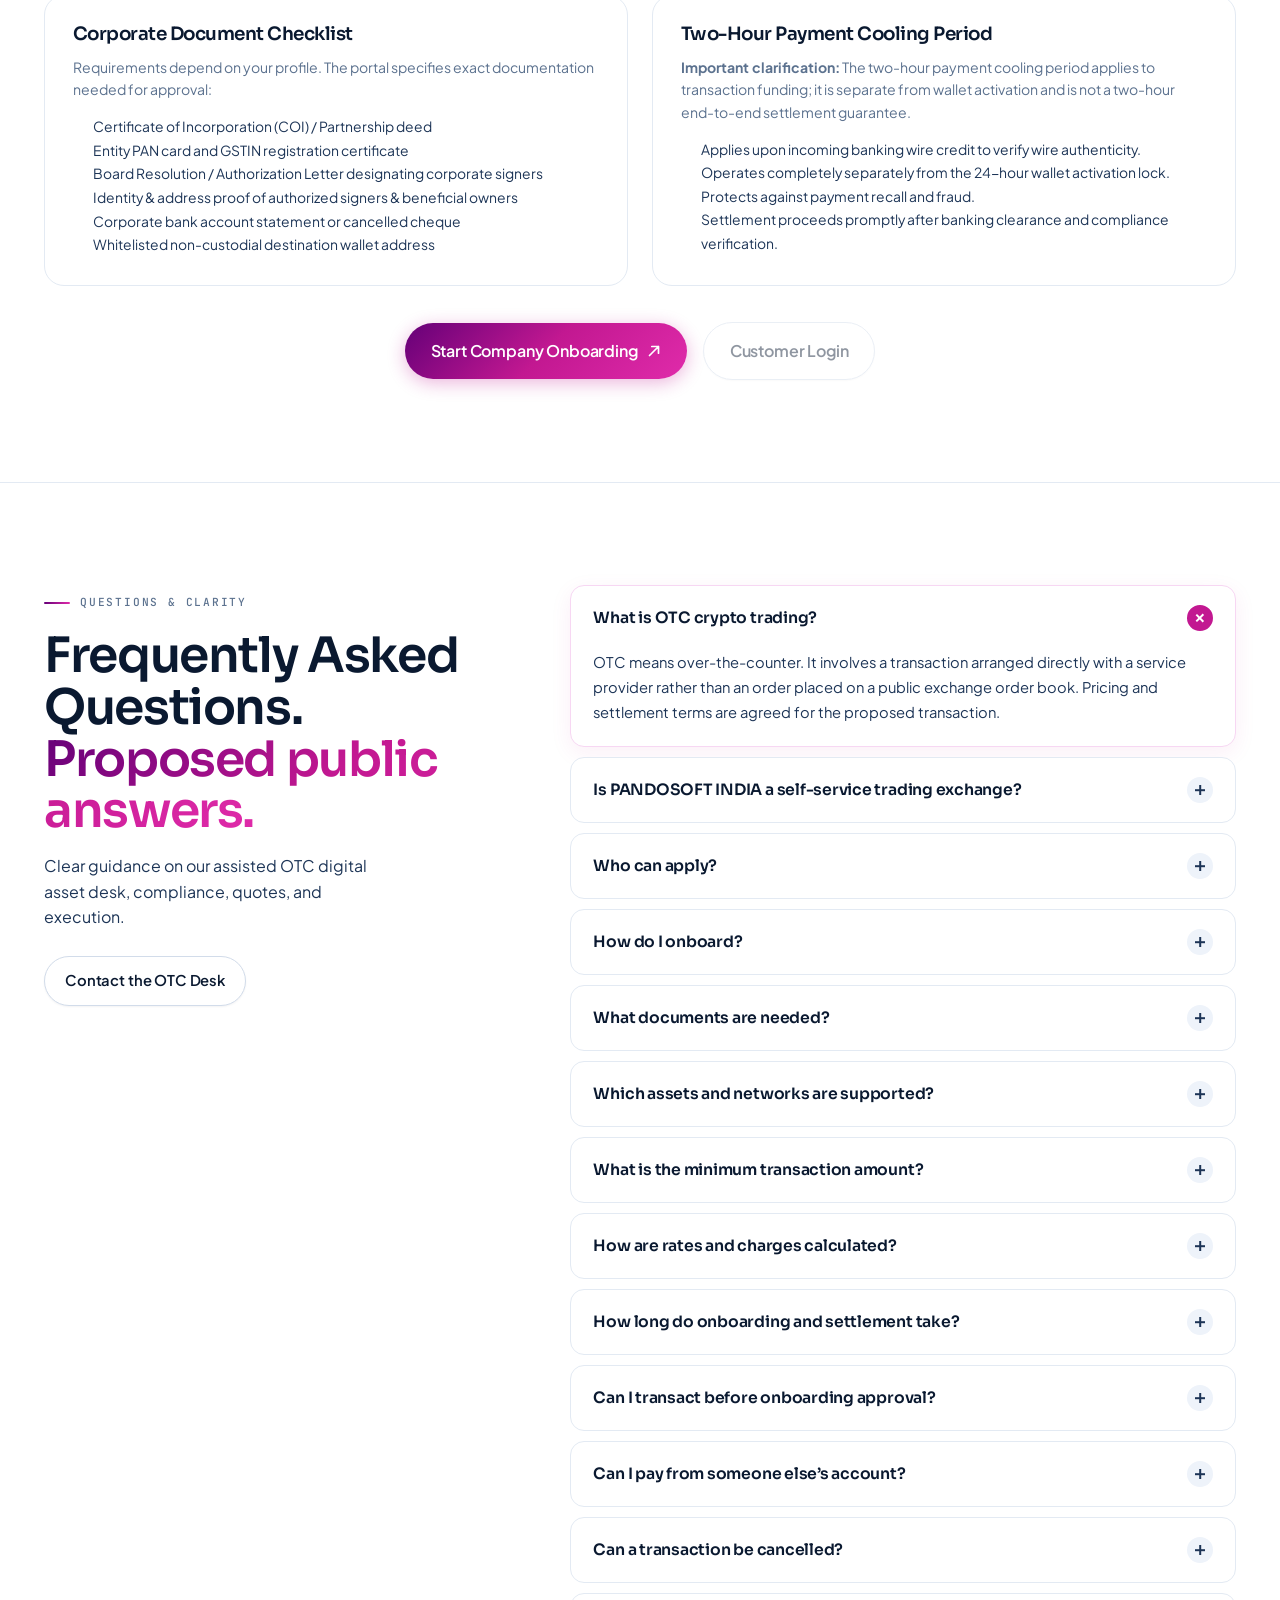
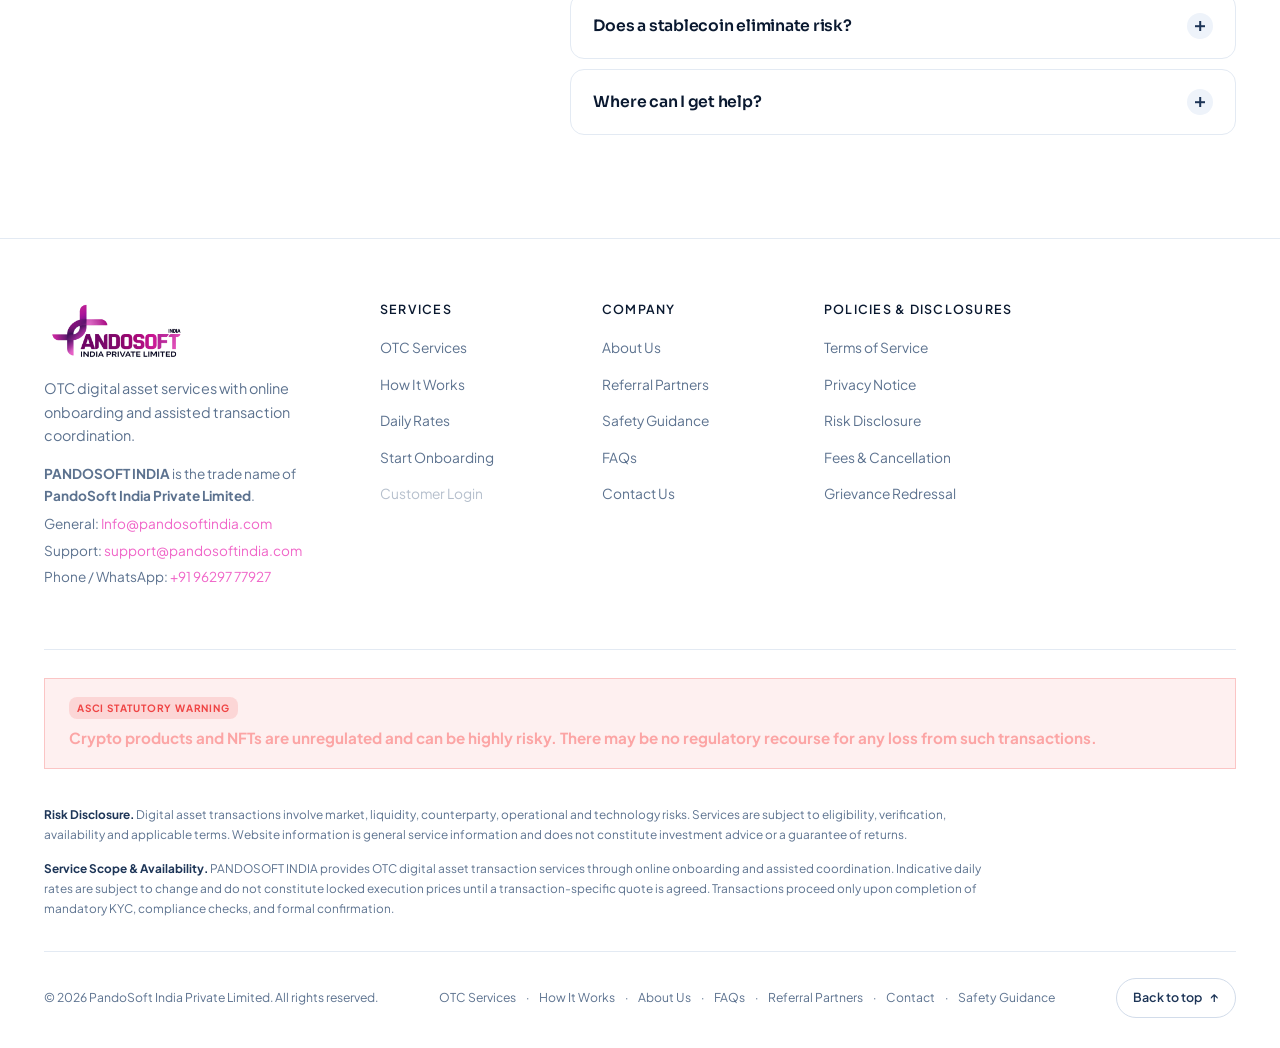
<file: faq.html>
<!DOCTYPE html>
<html lang="en">
<head>
<meta charset="utf-8" />
<meta name="viewport" content="width=device-width, initial-scale=1" />
<title>How It Works & FAQs · PandoSoft India</title>
<meta name="description" content="Understand PANDOSOFT INDIA’s OTC digital asset onboarding and execution process, along with frequently asked questions." />
<meta name="theme-color" content="#071B3A" />
<link rel="preconnect" href="https://fonts.googleapis.com" />
<link rel="preconnect" href="https://fonts.gstatic.com" crossorigin />
<link href="https://fonts.googleapis.com/css2?family=Sora:wght@400;500;600;700&family=Plus+Jakarta+Sans:wght@400;500;600;700&family=JetBrains+Mono:wght@400;500;600&display=swap" rel="stylesheet" />
<link rel="stylesheet" href="styles.css" />
<link rel="icon" type="image/png" sizes="32x32" href="logo.png?v=2" />
<link rel="icon" type="image/png" sizes="16x16" href="logo.png?v=2" />
<link rel="shortcut icon" href="favicon.ico?v=2" />
<link rel="apple-touch-icon" sizes="180x180" href="logo.png?v=2" />
</head>
<body>

<div class="progress" id="progress" aria-hidden="true"></div>

<a class="skiplink" href="#main">Skip to content</a>

<!-- ══════════ NOTICE ══════════ -->
<div class="notice">
  <div class="wrap notice__in">
    <span class="notice__dot" aria-hidden="true"></span>
    <p class="notice__text">
      <strong>Stay alert:</strong> Never share your password, OTP or wallet recovery phrase. Verify payment instructions before transferring funds.
    </p>
    <a class="notice__link" href="index.html#security">Read our safety guidance <span aria-hidden="true">→</span></a>
  </div>
</div>

<!-- ══════════ HEADER ══════════ -->
<header class="header" id="header">
  <div class="wrap header__in">
    <a class="brand" href="index.html#top" aria-label="PandoSoft India — home">
      <img class="brand__logo-img" src="main-logo.png" alt="PandoSoft India" />
    </a>

    <nav class="nav" aria-label="Main">
      <a class="nav__link" href="index.html#otc-services">OTC Services</a>
      <a class="nav__link is-active" href="how-it-works.html">How It Works</a>
      <a class="nav__link" href="referral-partners.html">Referral Partners</a>
      <a class="nav__link" href="about.html">About Us</a>
      <a class="nav__link" href="how-it-works.html#faq">FAQs</a>
      <a class="nav__link" href="contact.html">Contact</a>
    </nav>

    <div class="header__cta">
      <a class="btn btn--ghost btn--sm is-disabled" href="javascript:void(0)" disabled aria-disabled="true" tabindex="-1" title="Customer Login currently disabled">Customer Login</a>
      <a class="btn btn--primary btn--sm" href="https://onboarding.pandosoftindia.com/login" data-magnetic>Start Onboarding</a>
    </div>

    <button class="burger" id="burger" type="button" aria-expanded="false" aria-controls="drawer" aria-label="Open menu">
      <span></span><span></span><span></span>
    </button>
  </div>

  <!-- mobile drawer -->
  <div class="drawer" id="drawer" hidden>
    <div class="wrap">
      <a class="drawer__link" href="index.html#otc-services">OTC Services</a>
      <a class="drawer__link" href="how-it-works.html">How It Works</a>
      <a class="drawer__link" href="referral-partners.html">Referral Partners</a>
      <a class="drawer__link" href="about.html">About Us</a>
      <a class="drawer__link" href="how-it-works.html#faq">FAQs</a>
      <a class="drawer__link" href="contact.html">Contact</a>
      <div class="drawer__cta">
        <a class="btn btn--primary btn--block" href="https://onboarding.pandosoftindia.com/login">Start Onboarding</a>
        <a class="btn btn--ghost btn--block is-disabled" href="javascript:void(0)" disabled aria-disabled="true" tabindex="-1" title="Customer Login currently disabled">Customer Login</a>
      </div>
    </div>
  </div>
</header>

<main id="main">
<!-- ══════════ HOW IT WORKS ══════════ -->
<section class="section section--tint" id="how-it-works"><span id="how"></span>
  <div class="wrap">
    <div class="sechead sechead--center">
      <p class="eyebrow"><span></span> How It Works</p>
      <h2>Onboard online. Activate your wallet address.<br /><em>Begin your OTC journey.</em></h2>
      <p class="sechead__lede">
        A structured six-step workflow designed for corporate compliance, asset safety, and verified settlement.
      </p>
    </div>

    <!-- Milestones Separated Display -->
    <div style="background:var(--white); border:1px solid var(--line); border-radius:var(--r-xl); padding:28px 24px; margin:32px auto; max-width:980px; box-shadow:0 4px 18px rgba(10,25,48,0.04);">
      <div style="text-align:center; margin-bottom:20px;">
        <span class="badge" style="background:var(--blue-50); color:var(--magenta); font-weight:700; font-size:11px; text-transform:uppercase; padding:4px 14px; border-radius:var(--r-xs); letter-spacing:0.06em; border:1px solid var(--blue-100);">Operational Milestones</span>
      </div>
      <div class="milestones-grid">
        <div class="milestone-card">
          <div class="milestone-card__img-wrap">
            <img src="image/1-m.png" alt="Milestone 1 — Compliance review" loading="lazy" />
          </div>
          <small class="milestone-card__tag milestone-card__tag--magenta">Milestone 1</small>
          <p class="milestone-card__title">Compliance review</p>
        </div>

        <div class="milestone-card">
          <div class="milestone-card__img-wrap">
            <img src="image/2-m.png" alt="Milestone 2 — 24-hour wallet activation" loading="lazy" />
          </div>
          <small class="milestone-card__tag milestone-card__tag--green">Milestone 2</small>
          <p class="milestone-card__title">24-hour wallet activation</p>
        </div>

        <div class="milestone-card">
          <div class="milestone-card__img-wrap">
            <img src="image/3-m.png" alt="Milestone 3 — Successful test transaction" loading="lazy" />
          </div>
          <small class="milestone-card__tag milestone-card__tag--magenta">Milestone 3</small>
          <p class="milestone-card__title">Successful test transaction</p>
        </div>

        <div class="milestone-card">
          <div class="milestone-card__img-wrap">
            <img src="image/4-m.png" alt="Milestone 4 — Regular transactions" loading="lazy" />
          </div>
          <small class="milestone-card__tag milestone-card__tag--green">Milestone 4</small>
          <p class="milestone-card__title">Regular transactions</p>
        </div>
      </div>
    </div>

    <!-- Six-Step Process -->
    <ol class="steps">
      <li class="step reveal">
        <span class="step__n">01</span>
        <h3>1. Onboard your company online</h3>
        <p>Submit business details, authorised contact information, supporting documents and the wallet address you intend to use through the onboarding portal.</p>
        <span class="step__meta">Portal Submission</span>
      </li>

      <li class="step reveal d1">
        <span class="step__n">02</span>
        <h3>2. Complete compliance verification</h3>
        <p>The PANDOSOFT compliance team reviews your application and requests any necessary clarification. The portal keeps your application and review updates together.</p>
        <span class="step__meta">KYC &amp; AML Verification</span>
      </li>

      <li class="step reveal d2">
        <span class="step__n">03</span>
        <h3>3. Allow 24 hours for wallet activation</h3>
        <p>After compliance approval, allow 24 hours to activate the customer-provided wallet address submitted during onboarding. This is an activation step for the supplied address, not a promise that PANDOSOFT creates or holds a custodial wallet.</p>
        <span class="step__meta">24-Hr Address Activation</span>
      </li>

      <li class="step reveal d1">
        <span class="step__n">04</span>
        <h3>4. Complete the test transaction</h3>
        <p>Follow the verified test-transaction instructions. Regular transactions become available after the test transaction is successfully completed and confirmed.</p>
        <span class="step__meta">Route Confirmation</span>
      </li>

      <li class="step reveal d2">
        <span class="step__n">05</span>
        <h3>5. Review rates and submit your OTC request</h3>
        <p>Use your separate customer access to view regular rate updates, request supported crypto purchases and review the transaction-specific terms before confirmation.</p>
        <span class="step__meta">Portal Rate Quotes</span>
      </li>

      <li class="step reveal d3">
        <span class="step__n">06</span>
        <h3>6. Follow payment, settlement &amp; withdrawal updates</h3>
        <p>Allow a two-hour cooling period for transferred funds to reflect in PANDOSOFT’s account, subject to banking confirmation and checks. Track transaction and withdrawal-request updates in the same portal. Eligible approved transactions are serviced on the same day, subject to the applicable conditions.</p>
        <span class="step__meta">Same-Day Settlement*</span>
      </li>
    </ol>

    <!-- Document Checklist & Payment Cooling Clarification -->
    <div style="display:grid; grid-template-columns:repeat(auto-fit, minmax(320px, 1fr)); gap:24px; margin-top:40px;">
      <div style="background:var(--white); border:1px solid var(--line); border-radius:var(--r-lg); padding:28px;">
        <h4 style="font-size:1.15rem; color:var(--ink); margin-bottom:12px;">Corporate Document Checklist</h4>
        <p style="font-size:0.88rem; color:var(--muted); line-height:1.6; margin-bottom:14px;">
          Requirements depend on your profile. The portal specifies exact documentation needed for approval:
        </p>
        <ul style="list-style:disc; padding-left:20px; font-size:0.87rem; color:var(--ink-2); line-height:1.7;">
          <li>Certificate of Incorporation (COI) / Partnership deed</li>
          <li>Entity PAN card and GSTIN registration certificate</li>
          <li>Board Resolution / Authorization Letter designating corporate signers</li>
          <li>Identity &amp; address proof of authorized signers &amp; beneficial owners</li>
          <li>Corporate bank account statement or cancelled cheque</li>
          <li>Whitelisted non-custodial destination wallet address</li>
        </ul>
      </div>

      <div style="background:var(--white); border:1px solid var(--line); border-radius:var(--r-lg); padding:28px;">
        <h4 style="font-size:1.15rem; color:var(--ink); margin-bottom:12px;">Two-Hour Payment Cooling Period</h4>
        <p style="font-size:0.88rem; color:var(--muted); line-height:1.6; margin-bottom:14px;">
          <strong>Important clarification:</strong> The two-hour payment cooling period applies to transaction funding; it is separate from wallet activation and is not a two-hour end-to-end settlement guarantee.
        </p>
        <ul style="list-style:disc; padding-left:20px; font-size:0.87rem; color:var(--ink-2); line-height:1.7;">
          <li>Applies upon incoming banking wire credit to verify wire authenticity.</li>
          <li>Operates completely separately from the 24-hour wallet activation lock.</li>
          <li>Protects against payment recall and fraud.</li>
          <li>Settlement proceeds promptly after banking clearance and compliance verification.</li>
        </ul>
      </div>
    </div>

    <!-- CTAs -->
    <div style="text-align:center; margin-top:36px; display:flex; justify-content:center; align-items:center; gap:16px; flex-wrap:wrap;">
      <a class="btn btn--primary btn--lg" href="https://onboarding.pandosoftindia.com/login" data-magnetic>
        Start Company Onboarding
        <svg viewBox="0 0 14 14" aria-hidden="true"><path d="M2.5 11.5 11.5 2.5M11.5 2.5H4.8M11.5 2.5v6.7" fill="none" stroke="currentColor" stroke-width="1.7" stroke-linecap="round" stroke-linejoin="round"/></svg>
      </a>
      <a class="btn btn--ghost btn--lg is-disabled" href="javascript:void(0)" disabled aria-disabled="true" tabindex="-1" title="Customer Login currently disabled">Customer Login</a>
    </div>
  </div>
</section>

<!-- ══════════ FAQ ══════════ -->
<section class="section section--tint" id="faq">
  <div class="wrap faq">
    <div class="faq__aside">
      <p class="eyebrow"><span></span> Questions &amp; Clarity</p>
      <h2>Frequently Asked Questions.<br /><em>Proposed public answers.</em></h2>
      <p class="faq__lede">Clear guidance on our assisted OTC digital asset desk, compliance, quotes, and execution.</p>
      <a class="btn btn--ghost" href="contact.html">Contact the OTC Desk</a>
    </div>

    <div class="faq__list" id="faqList">
      <details open>
        <summary>What is OTC crypto trading?<span class="faq__ico" aria-hidden="true"></span></summary>
        <div class="faq__body">
          <p>OTC means over-the-counter. It involves a transaction arranged directly with a service provider rather than an order placed on a public exchange order book. Pricing and settlement terms are agreed for the proposed transaction.</p>
        </div>
      </details>

      <details>
        <summary>Is PANDOSOFT INDIA a self-service trading exchange?<span class="faq__ico" aria-hidden="true"></span></summary>
        <div class="faq__body">
          <p>PANDOSOFT provides OTC services through online company onboarding and a dedicated customer portal for purchase requests, rate updates, transaction updates and withdrawal requests. The portal supports an OTC service workflow; it is not a public exchange order book.</p>
        </div>
      </details>

      <details>
        <summary>Who can apply?<span class="faq__ico" aria-hidden="true"></span></summary>
        <div class="faq__body">
          <p>Companies can apply online. Eligibility depends on the company profile, verification and acceptance under our policies. Contact us to discuss your business requirement.</p>
        </div>
      </details>

      <details>
        <summary>How do I onboard?<span class="faq__ico" aria-hidden="true"></span></summary>
        <div class="faq__body">
          <p>Select Start Onboarding and complete the steps in our onboarding portal. If you need help, email <a href="mailto:support@pandosoftindia.com" style="color:var(--blue); font-weight:600;">support@pandosoftindia.com</a>.</p>
        </div>
      </details>

      <details>
        <summary>What documents are needed?<span class="faq__ico" aria-hidden="true"></span></summary>
        <div class="faq__body">
          <p>Requirements depend on your profile. You may be asked for identity, address, tax, bank account and source-of-funds information. Businesses may also need incorporation, ownership and authorised signatory documents. The portal and review team will specify the applicable requirements.</p>
        </div>
      </details>

      <details>
        <summary>Which assets and networks are supported?<span class="faq__ico" aria-hidden="true"></span></summary>
        <div class="faq__body">
          <p>USDT is our primary OTC focus. Other digital assets may be supported based on client requirements and availability. Always confirm the exact asset, blockchain network and wallet address for each transaction.</p>
        </div>
      </details>

      <details>
        <summary>What is the minimum transaction amount?<span class="faq__ico" aria-hidden="true"></span></summary>
        <div class="faq__body">
          <p>Contact <a href="mailto:Info@pandosoftindia.com" style="color:var(--blue); font-weight:600;">Info@pandosoftindia.com</a> for the minimum applicable to your proposed transaction. Any threshold will be confirmed before proceeding.</p>
        </div>
      </details>

      <details>
        <summary>How are rates and charges calculated?<span class="faq__ico" aria-hidden="true"></span></summary>
        <div class="faq__body">
          <p>Rates depend on the asset, quantity, liquidity and market conditions. Review your transaction-specific quote for the price, charges, validity and settlement terms. Do not assume that a separate service fee is the only cost; review the total consideration.</p>
        </div>
      </details>

      <details>
        <summary>How long do onboarding and settlement take?<span class="faq__ico" aria-hidden="true"></span></summary>
        <div class="faq__body">
          <p>Compliance review depends on document completeness and any additional checks. Following approval, allow 24 hours to activate the wallet address supplied during onboarding, then complete the required test transaction. For regular transactions, allow a two-hour cooling period for funds to reflect in PANDOSOFT’s account. Same-day service is available for eligible approved transactions, subject to banking confirmation, checks, liquidity and network conditions.</p>
        </div>
      </details>

      <details>
        <summary>Can I transact before onboarding approval?<span class="faq__ico" aria-hidden="true"></span></summary>
        <div class="faq__body">
          <p>Transactions can proceed only after the necessary customer and transaction checks and approvals. An enquiry or application does not authorise a transfer of funds or assets.</p>
        </div>
      </details>

      <details>
        <summary>Can I pay from someone else’s account?<span class="faq__ico" aria-hidden="true"></span></summary>
        <div class="faq__body">
          <p>Do not use a third-party account unless expressly permitted under the applicable policy and confirmed in writing through the designated process. Confirm the permitted funding account before paying.</p>
        </div>
      </details>

      <details>
        <summary>Can a transaction be cancelled?<span class="faq__ico" aria-hidden="true"></span></summary>
        <div class="faq__body">
          <p>Cancellation depends on the transaction stage and applicable terms. Once accepted or executed, a transaction may not be cancellable. Blockchain transfers may be irreversible. Review the cancellation and refund policy before accepting a quote.</p>
        </div>
      </details>

      <details>
        <summary>Does a stablecoin eliminate risk?<span class="faq__ico" aria-hidden="true"></span></summary>
        <div class="faq__body">
          <p>No. Stablecoins can involve issuer, reserve, de-pegging, liquidity, operational and blockchain risks. A stated price peg does not guarantee value or redemption.</p>
        </div>
      </details>

      <details>
        <summary>Where can I get help?<span class="faq__ico" aria-hidden="true"></span></summary>
        <div class="faq__body">
          <p>Raise a ticket in your customer portal for status tracking and follow-up. Critical support is available 24×7 through the designated critical-support process. Phone/WhatsApp: +91 96297 77927, Monday–Saturday, 9:30 AM–6:30 PM IST. General enquiries: <a href="mailto:Info@pandosoftindia.com" style="color:var(--blue); font-weight:600;">Info@pandosoftindia.com</a>. Support: <a href="mailto:support@pandosoftindia.com" style="color:var(--blue); font-weight:600;">support@pandosoftindia.com</a>. Never share passwords, OTPs, private keys or wallet recovery phrases.</p>
        </div>
      </details>
    </div>
  </div>
</section>
</main>

<!-- ══════════ FOOTER ══════════ -->
<footer class="footer">
  <div class="wrap">
    <div class="footer__top">
      <div class="footer__brand">
        <a class="brand brand--light" href="index.html#top" aria-label="PandoSoft India — home">
          <img class="brand__logo-img" src="main-logo.png" alt="PandoSoft India" />
        </a>
        <p style="margin: 12px 0 16px 0; line-height: 1.6; color: var(--d-muted); font-size: 0.9rem;">
          OTC digital asset services with online onboarding and assisted transaction coordination.
        </p>
        <div style="font-size: 0.85rem; color: var(--d-muted); line-height: 1.6; margin-bottom: 16px;">
          <p style="margin: 0 0 6px 0;"><strong>PANDOSOFT INDIA</strong> is the trade name of <strong>PandoSoft India Private Limited</strong>.</p>
          <p style="margin: 0 0 4px 0;">General: <a href="mailto:Info@pandosoftindia.com" style="color: #F065C8;">Info@pandosoftindia.com</a></p>
          <p style="margin: 0 0 4px 0;">Support: <a href="mailto:support@pandosoftindia.com" style="color: #F065C8;">support@pandosoftindia.com</a></p>
          <p style="margin: 0;">Phone / WhatsApp: <a href="tel:+919629777927" style="color: #F065C8;">+91 96297 77927</a></p>
        </div>
      </div>

      <nav class="footer__col" aria-label="OTC Services">
        <h3>Services</h3>
        <ul>
          <li><a href="index.html#otc-services">OTC Services</a></li>
          <li><a href="how-it-works.html">How It Works</a></li>
          <li><a href="index.html#otc-services">Daily Rates</a></li>
          <li><a href="https://onboarding.pandosoftindia.com/login">Start Onboarding</a></li>
          <li><a href="javascript:void(0)" class="is-disabled" aria-disabled="true" tabindex="-1" style="opacity:0.5; pointer-events:none; cursor:not-allowed;" title="Customer Login currently disabled">Customer Login</a></li>
        </ul>
      </nav>
      <nav class="footer__col" aria-label="Company">
        <h3>Company</h3>
        <ul>
          <li><a href="about.html">About Us</a></li>
          <li><a href="referral-partners.html">Referral Partners</a></li>
          <li><a href="index.html#security">Safety Guidance</a></li>
          <li><a href="how-it-works.html#faq">FAQs</a></li>
          <li><a href="contact.html">Contact Us</a></li>
        </ul>
      </nav>
      <nav class="footer__col" aria-label="Legal & Policies">
        <h3>Policies &amp; Disclosures</h3>
        <ul>
          <li><a href="how-it-works.html#faq">Terms of Service</a></li>
          <li><a href="how-it-works.html#faq">Privacy Notice</a></li>
          <li><a href="how-it-works.html#faq">Risk Disclosure</a></li>
          <li><a href="how-it-works.html#faq">Fees &amp; Cancellation</a></li>
          <li><a href="how-it-works.html#faq">Grievance Redressal</a></li>
        </ul>
      </nav>
    </div>

    <!-- Statutory ASCI VDA Warning -->
    <div class="footer__statutory-warning">
      <div class="warning-badge">ASCI Statutory Warning</div>
      <p class="warning-text">
        <strong>Crypto products and NFTs are unregulated and can be highly risky. There may be no regulatory recourse for any loss from such transactions.</strong>
      </p>
    </div>

    <!-- Additional Risk Wording & Regulatory Note -->
    <div class="footer__legal" style="padding-top: 16px;">
      <p>
        <b>Risk Disclosure.</b> Digital asset transactions involve market, liquidity, counterparty, operational and technology risks. Services are subject to eligibility, verification, availability and applicable terms. Website information is general service information and does not constitute investment advice or a guarantee of returns.
      </p>
      <p>
        <b>Service Scope &amp; Availability.</b> PANDOSOFT INDIA provides OTC digital asset transaction services through online onboarding and assisted coordination. Indicative daily rates are subject to change and do not constitute locked execution prices until a transaction-specific quote is agreed. Transactions proceed only upon completion of mandatory KYC, compliance checks, and formal confirmation.
      </p>
    </div>

    <div class="footer__bottom">
      <span>© 2026 PandoSoft India Private Limited. All rights reserved.</span>
      <div class="footer__bottom-links">
        <a href="index.html#otc-services">OTC Services</a><span aria-hidden="true">·</span>
        <a href="how-it-works.html">How It Works</a><span aria-hidden="true">·</span>
        <a href="about.html">About Us</a><span aria-hidden="true">·</span>
        <a href="how-it-works.html#faq">FAQs</a><span aria-hidden="true">·</span>
        <a href="referral-partners.html">Referral Partners</a><span aria-hidden="true">·</span>
        <a href="contact.html">Contact</a><span aria-hidden="true">·</span>
        <a href="index.html#security">Safety Guidance</a>
      </div>
      <button class="totop" id="toTop" type="button">Back to top <span aria-hidden="true">↑</span></button>
    </div>
  </div>
</footer>

<!-- mobile sticky cta -->
<div class="mobilebar" id="mobileBar">
  <div class="mobilebar__in">
    <span><b>OTC Digital Asset Desk</b><small>Assisted execution &amp; portal onboarding</small></span>
    <a class="btn btn--primary" href="https://onboarding.pandosoftindia.com/login">Start Onboarding</a>
  </div>
</div>

<div class="toasts" id="toasts" aria-live="polite" aria-atomic="false"></div>

<script src="script.js"></script>
</body>
</html>
</file>
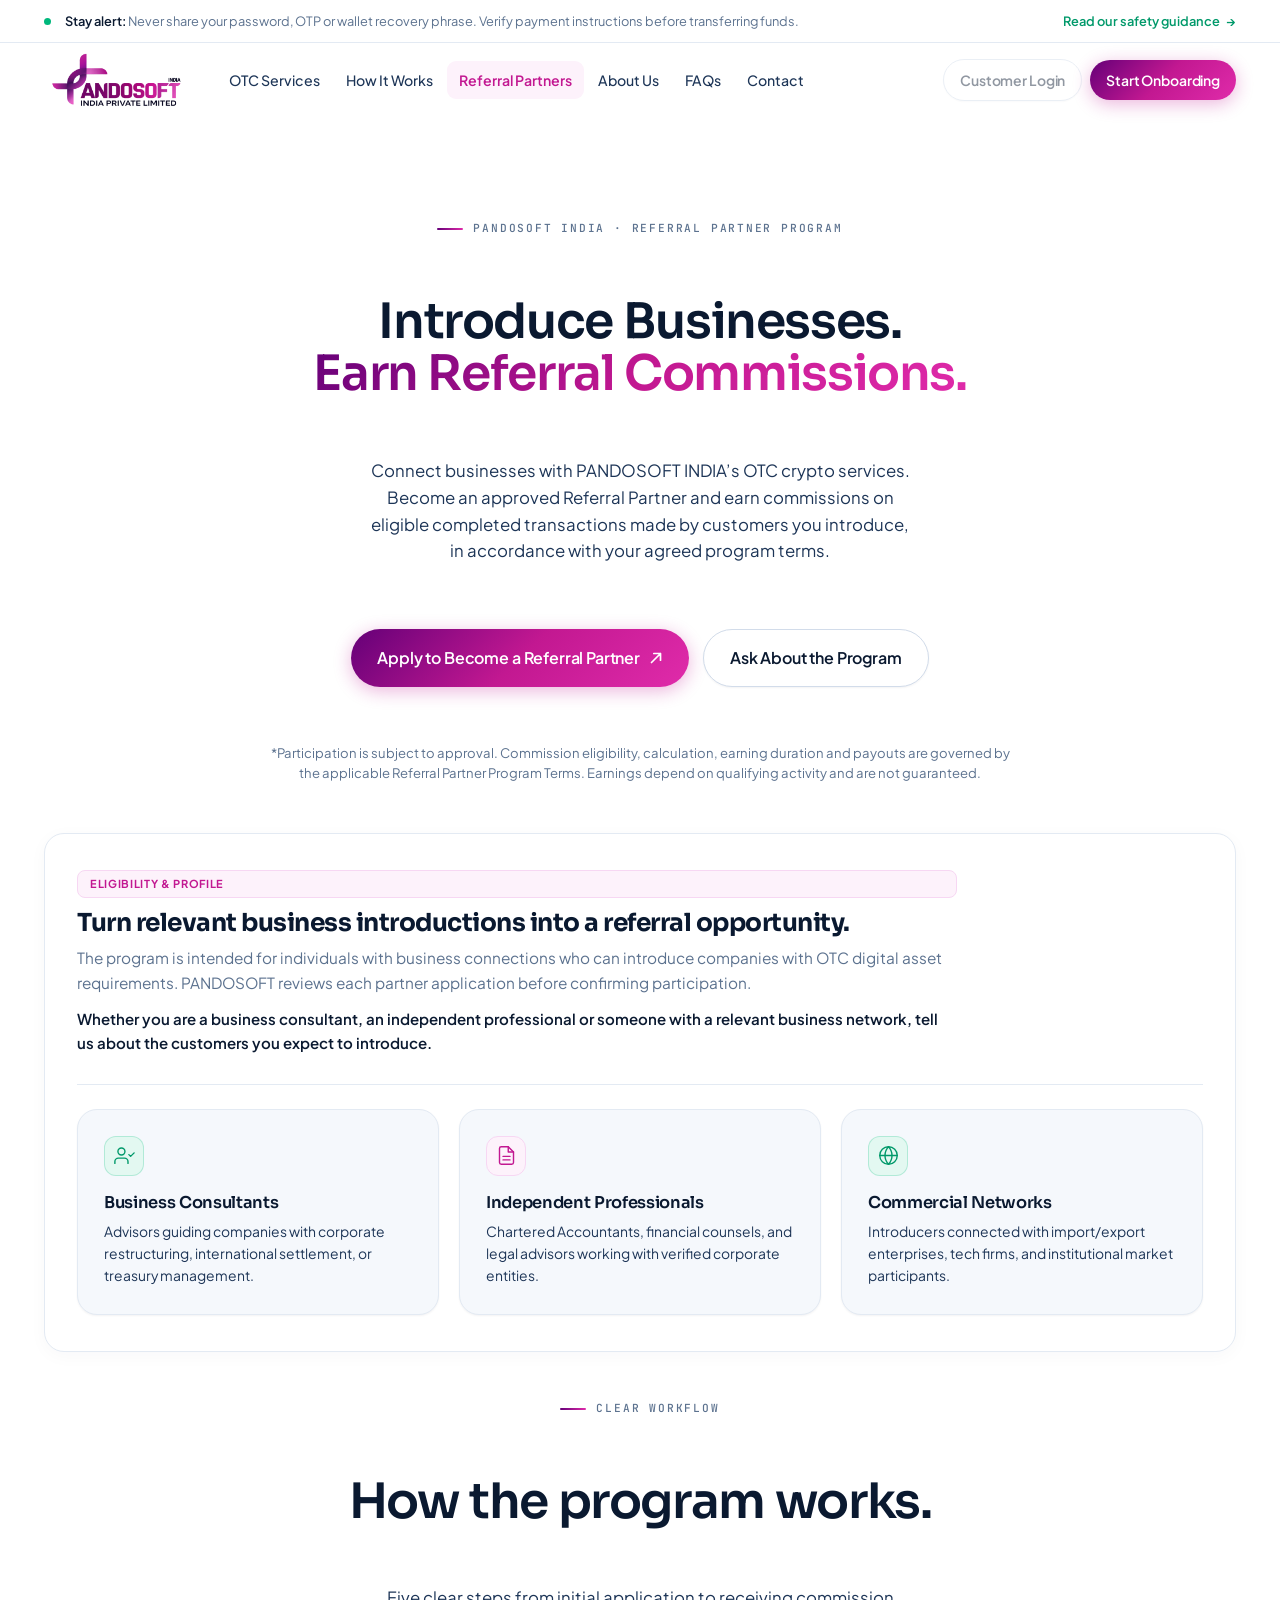
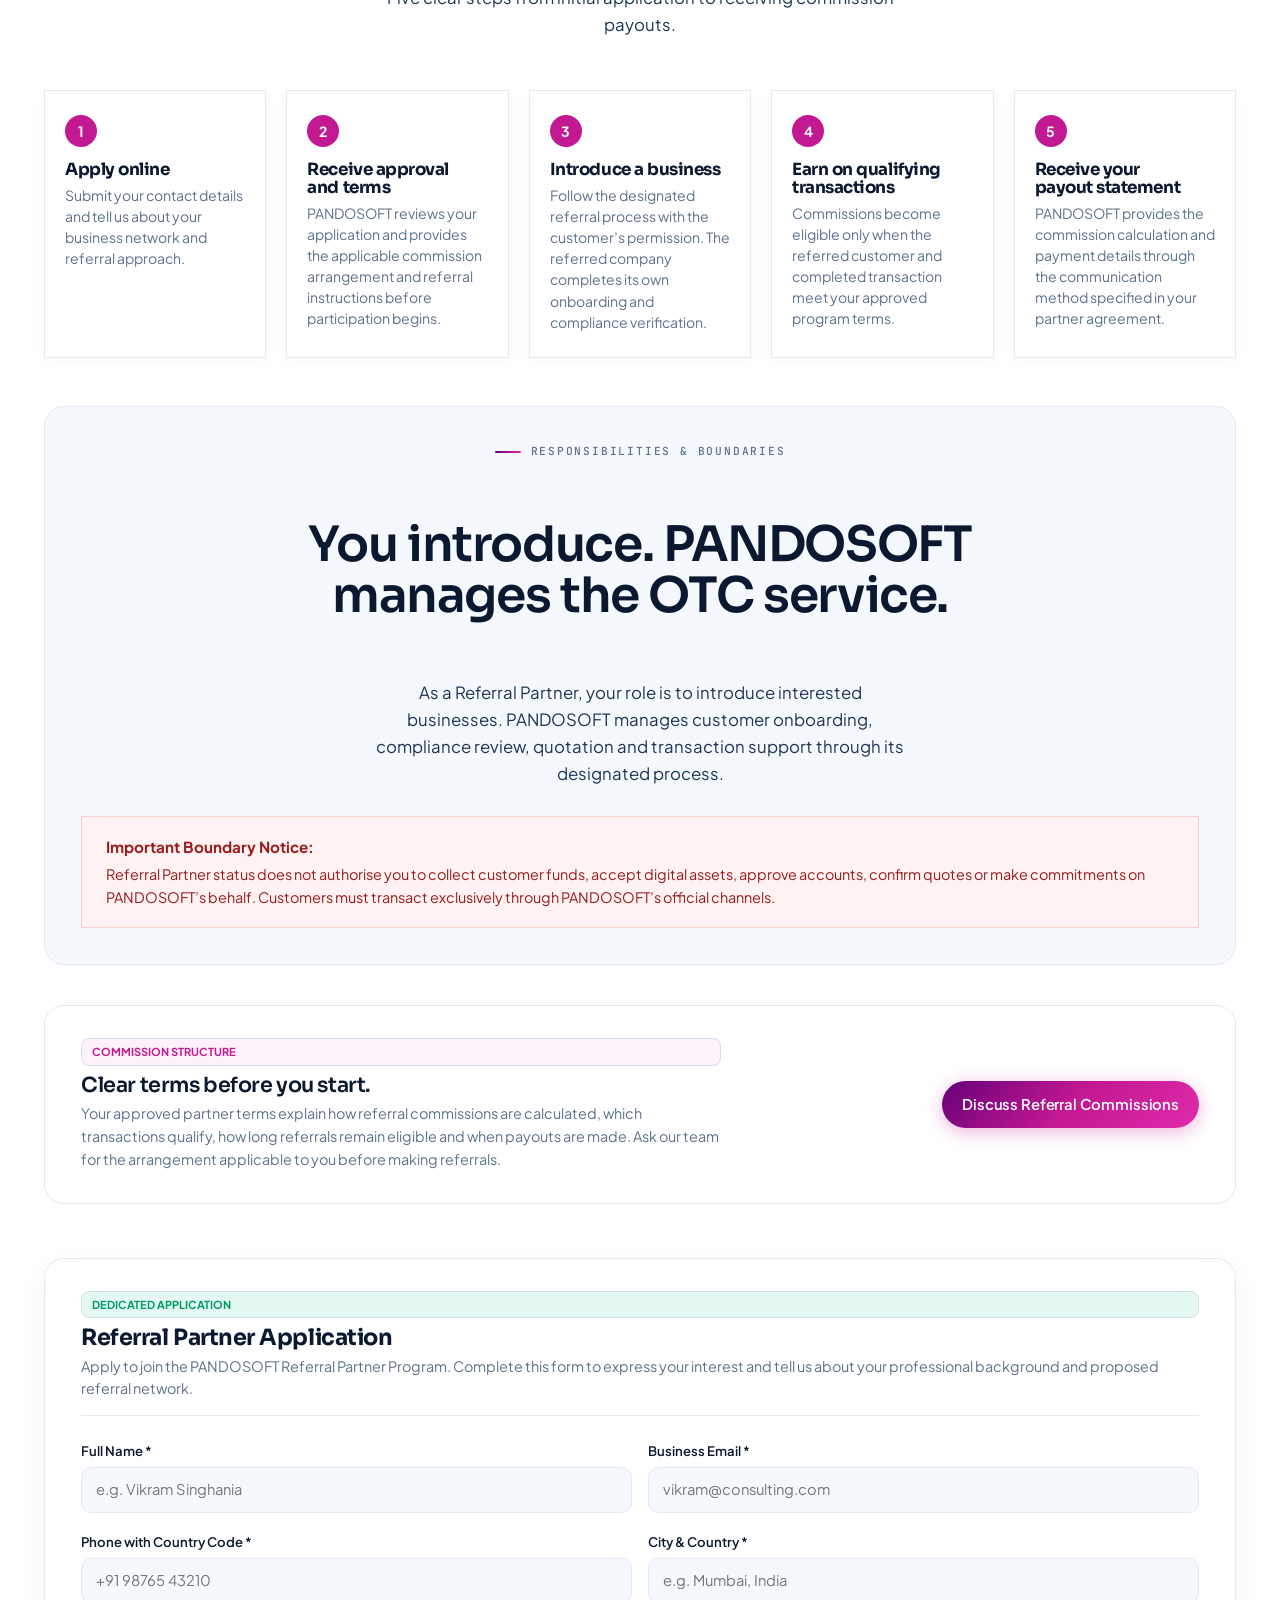
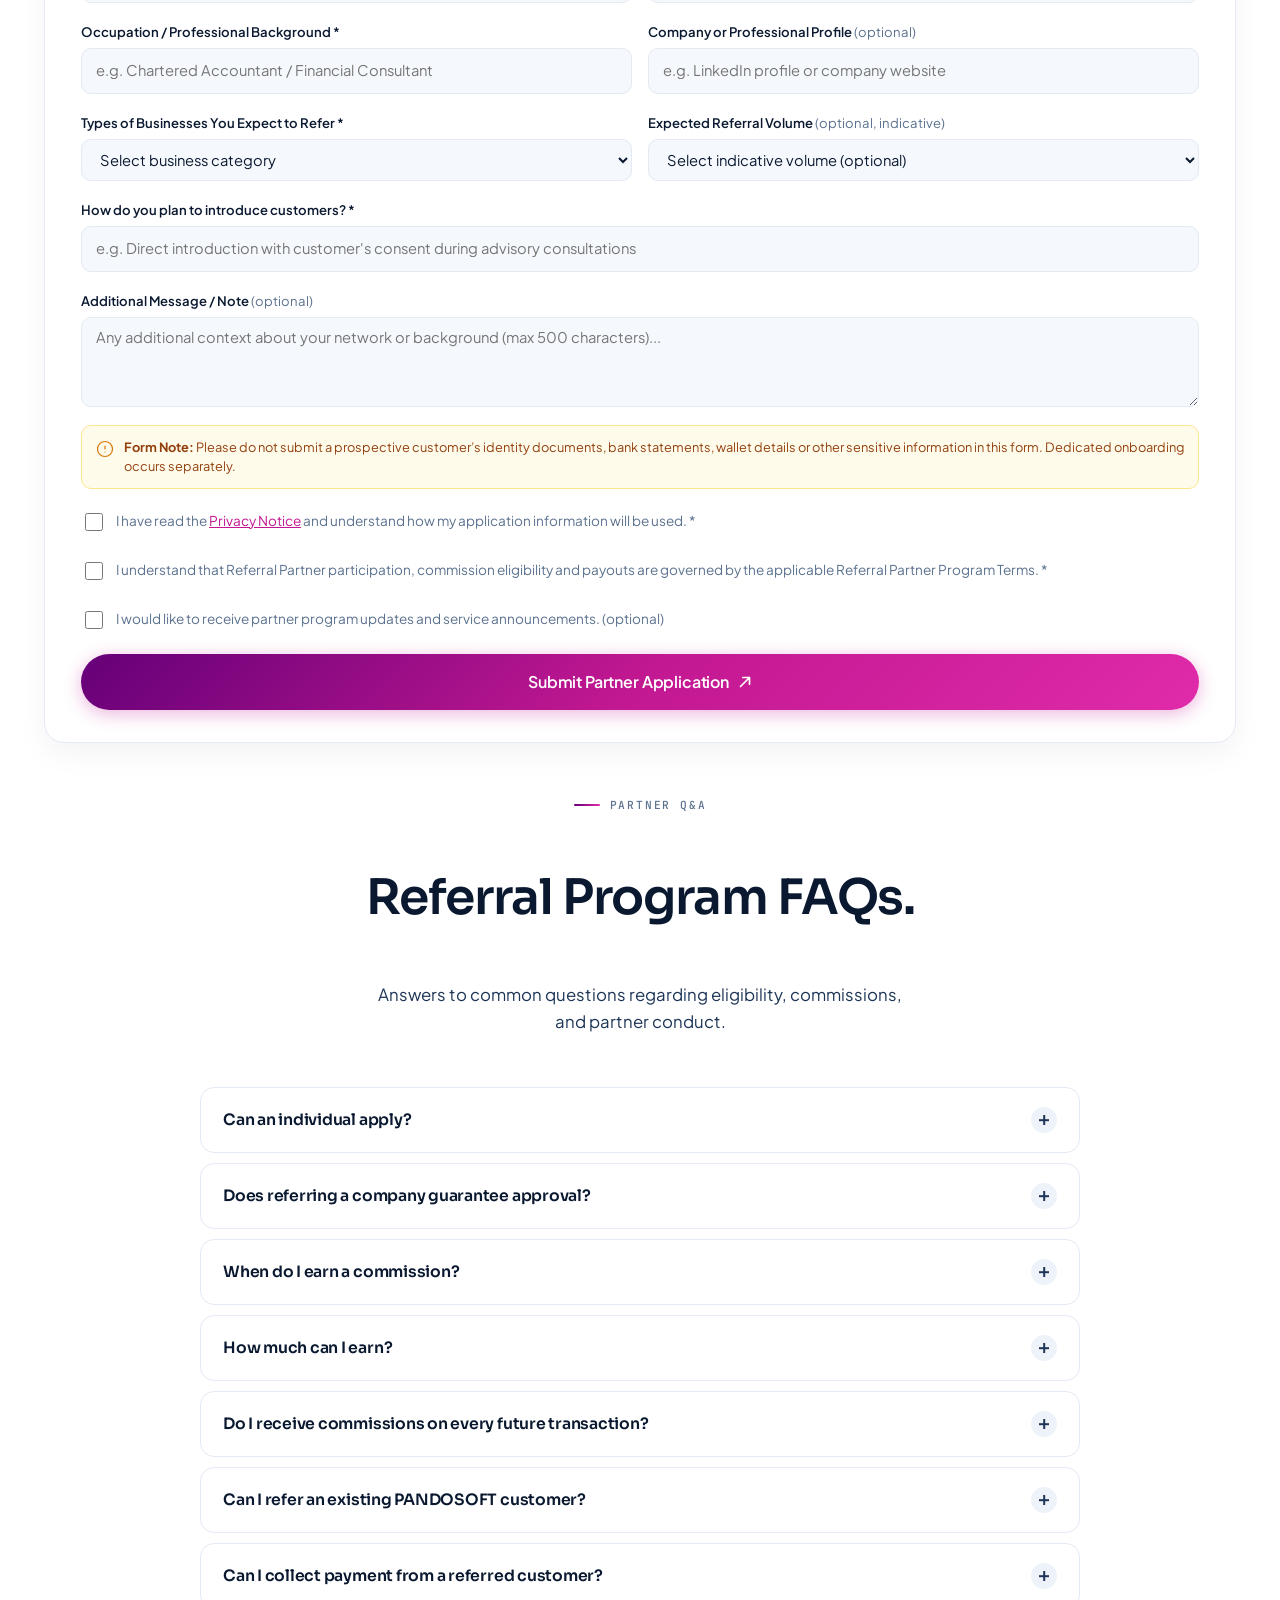
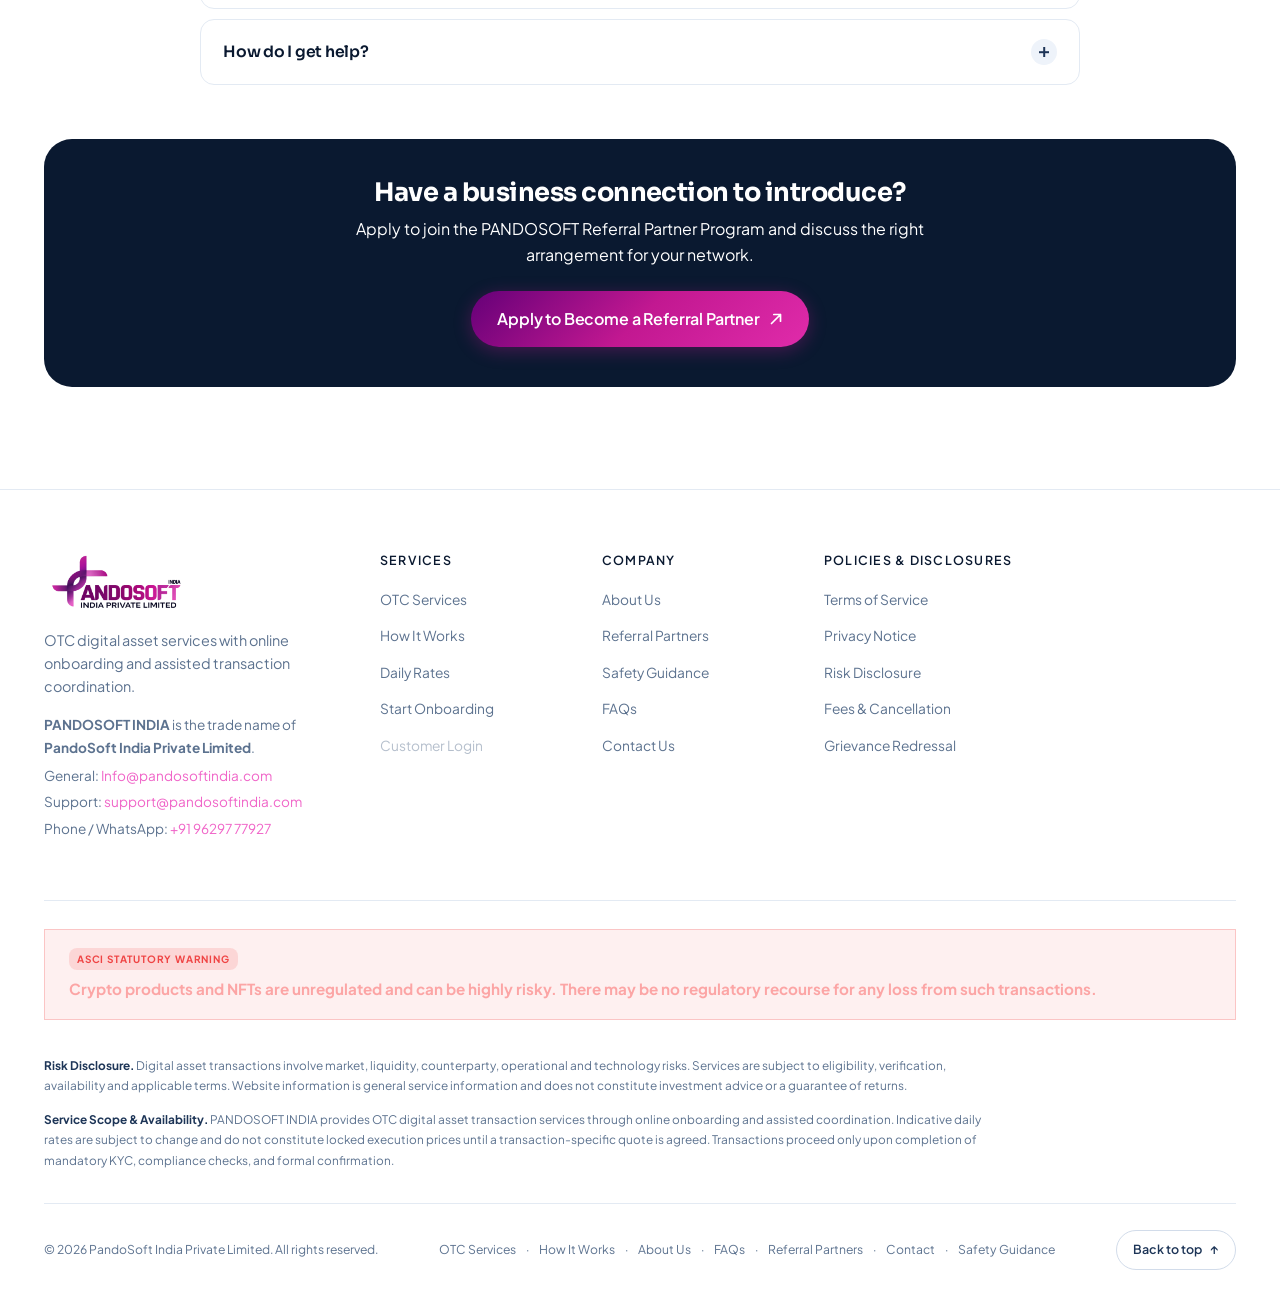
<file: referral-partners.html>
<!DOCTYPE html>
<html lang="en">
<head>
<meta charset="utf-8" />
<meta name="viewport" content="width=device-width, initial-scale=1" />
<title>Referral Partner Program · PandoSoft India</title>
<meta name="description" content="Introduce businesses and earn referral commissions with PANDOSOFT INDIA’s OTC crypto services. Apply to become an approved Referral Partner." />
<meta name="theme-color" content="#071B3A" />
<link rel="preconnect" href="https://fonts.googleapis.com" />
<link rel="preconnect" href="https://fonts.gstatic.com" crossorigin />
<link href="https://fonts.googleapis.com/css2?family=Sora:wght@400;500;600;700&family=Plus+Jakarta+Sans:wght@400;500;600;700&family=JetBrains+Mono:wght@400;500;600&display=swap" rel="stylesheet" />
<link rel="stylesheet" href="styles.css" />
<link rel="icon" type="image/png" sizes="32x32" href="logo.png?v=2" />
<link rel="icon" type="image/png" sizes="16x16" href="logo.png?v=2" />
<link rel="shortcut icon" href="favicon.ico?v=2" />
<link rel="apple-touch-icon" sizes="180x180" href="logo.png?v=2" />
</head>
<body>

<div class="progress" id="progress" aria-hidden="true"></div>

<a class="skiplink" href="#main">Skip to content</a>

<!-- ══════════ NOTICE ══════════ -->
<div class="notice">
  <div class="wrap notice__in">
    <span class="notice__dot" aria-hidden="true"></span>
    <p class="notice__text">
      <strong>Stay alert:</strong> Never share your password, OTP or wallet recovery phrase. Verify payment instructions before transferring funds.
    </p>
    <a class="notice__link" href="index.html#security">Read our safety guidance <span aria-hidden="true">→</span></a>
  </div>
</div>

<!-- ══════════ HEADER ══════════ -->
<header class="header" id="header">
  <div class="wrap header__in">
    <a class="brand" href="index.html#top" aria-label="PandoSoft India — home">
      <img class="brand__logo-img" src="main-logo.png" alt="PandoSoft India" />
    </a>

    <nav class="nav" aria-label="Main">
      <a class="nav__link" href="index.html#otc-services">OTC Services</a>
      <a class="nav__link" href="how-it-works.html">How It Works</a>
      <a class="nav__link is-active" href="referral-partners.html">Referral Partners</a>
      <a class="nav__link" href="about.html">About Us</a>
      <a class="nav__link" href="how-it-works.html#faq">FAQs</a>
      <a class="nav__link" href="contact.html">Contact</a>
    </nav>

    <div class="header__cta">
      <a class="btn btn--ghost btn--sm is-disabled" href="javascript:void(0)" disabled aria-disabled="true" tabindex="-1" title="Customer Login currently disabled">Customer Login</a>
      <a class="btn btn--primary btn--sm" href="https://onboarding.pandosoftindia.com/login" data-magnetic>Start Onboarding</a>
    </div>

    <button class="burger" id="burger" type="button" aria-expanded="false" aria-controls="drawer" aria-label="Open menu">
      <span></span><span></span><span></span>
    </button>
  </div>

  <!-- mobile drawer -->
  <div class="drawer" id="drawer" hidden>
    <div class="wrap">
      <a class="drawer__link" href="index.html#otc-services">OTC Services</a>
      <a class="drawer__link" href="how-it-works.html">How It Works</a>
      <a class="drawer__link" href="referral-partners.html">Referral Partners</a>
      <a class="drawer__link" href="about.html">About Us</a>
      <a class="drawer__link" href="how-it-works.html#faq">FAQs</a>
      <a class="drawer__link" href="contact.html">Contact</a>
      <div class="drawer__cta">
        <a class="btn btn--primary btn--block" href="https://onboarding.pandosoftindia.com/login">Start Onboarding</a>
        <a class="btn btn--ghost btn--block is-disabled" href="javascript:void(0)" disabled aria-disabled="true" tabindex="-1" title="Customer Login currently disabled">Customer Login</a>
      </div>
    </div>
  </div>
</header>

<main id="main">
<!-- ══════════ REFERRAL PARTNERS ══════════ -->
<section class="section" id="referral-partners">
  <div class="wrap">
    <!-- Hero / Header -->
    <div class="sechead sechead--center">
      <p class="eyebrow"><span></span> PANDOSOFT INDIA · REFERRAL PARTNER PROGRAM</p>
      <h2>Introduce Businesses.<br /><em>Earn Referral Commissions.</em></h2>
      <p class="sechead__lede">
        Connect businesses with PANDOSOFT INDIA’s OTC crypto services. Become an approved Referral Partner and earn commissions on eligible completed transactions made by customers you introduce, in accordance with your agreed program terms.
      </p>
      <div style="display:flex; justify-content:center; gap:14px; flex-wrap:wrap; margin:24px 0 16px 0;">
        <a class="btn btn--primary btn--lg" href="#referral-apply" data-magnetic>
          Apply to Become a Referral Partner
          <svg viewBox="0 0 14 14" aria-hidden="true"><path d="M2.5 11.5 11.5 2.5M11.5 2.5H4.8M11.5 2.5v6.7" fill="none" stroke="currentColor" stroke-width="1.7" stroke-linecap="round" stroke-linejoin="round"/></svg>
        </a>
        <a class="btn btn--ghost btn--lg" href="mailto:Info@pandosoftindia.com">
          Ask About the Program
        </a>
      </div>
      <p style="font-size:0.82rem; color:var(--muted); max-width:760px; margin:0 auto; line-height:1.5;">
        *Participation is subject to approval. Commission eligibility, calculation, earning duration and payouts are governed by the applicable Referral Partner Program Terms. Earnings depend on qualifying activity and are not guaranteed.
      </p>
    </div>

    <!-- Who is this for? -->
    <div class="ref-audience-box">
      <div style="max-width:880px;">
        <span class="badge" style="background:var(--blue-50); color:var(--magenta); font-weight:700; padding:4px 12px; border-radius:var(--r-xs); font-size:11px; text-transform:uppercase; letter-spacing:0.06em; border:1px solid var(--blue-100);">Eligibility &amp; Profile</span>
        <h3 style="font-size:1.55rem; color:var(--ink); margin:12px 0 10px 0; font-weight:700;">Turn relevant business introductions into a referral opportunity.</h3>
        <p style="font-size:0.96rem; color:var(--muted); line-height:1.6; margin:0 0 12px 0;">
          The program is intended for individuals with business connections who can introduce companies with OTC digital asset requirements. PANDOSOFT reviews each partner application before confirming participation.
        </p>
        <p style="font-size:0.94rem; color:var(--ink); font-weight:600; line-height:1.6; margin:0;">
          Whether you are a business consultant, an independent professional or someone with a relevant business network, tell us about the customers you expect to introduce.
        </p>
      </div>

      <div class="ref-audience-grid">
        <div class="seccard" style="background:var(--bg); border:1px solid var(--line); margin:0;">
          <span class="seccard__ico" aria-hidden="true">
            <svg viewBox="0 0 24 24" fill="none" stroke="currentColor" stroke-width="1.6" stroke-linecap="round" stroke-linejoin="round"><path d="M16 21v-2a4 4 0 0 0-4-4H5a4 4 0 0 0-4 4v2"/><circle cx="8.5" cy="7.5" r="4"/><polyline points="17 11 19 13 23 9"/></svg>
          </span>
          <h3>Business Consultants</h3>
          <p>Advisors guiding companies with corporate restructuring, international settlement, or treasury management.</p>
        </div>
        <div class="seccard" style="background:var(--bg); border:1px solid var(--line); margin:0;">
          <span class="seccard__ico" aria-hidden="true">
            <svg viewBox="0 0 24 24" fill="none" stroke="currentColor" stroke-width="1.6" stroke-linecap="round" stroke-linejoin="round"><path d="M14 2H6a2 2 0 0 0-2 2v16a2 2 0 0 0 2 2h12a2 2 0 0 0 2-2V8z"/><polyline points="14 2 14 8 20 8"/><line x1="16" y1="13" x2="8" y2="13"/><line x1="16" y1="17" x2="8" y2="17"/></svg>
          </span>
          <h3>Independent Professionals</h3>
          <p>Chartered Accountants, financial counsels, and legal advisors working with verified corporate entities.</p>
        </div>
        <div class="seccard" style="background:var(--bg); border:1px solid var(--line); margin:0;">
          <span class="seccard__ico" aria-hidden="true">
            <svg viewBox="0 0 24 24" fill="none" stroke="currentColor" stroke-width="1.6" stroke-linecap="round" stroke-linejoin="round"><circle cx="12" cy="12" r="10"/><path d="M12 2a14.5 14.5 0 0 0 0 20 14.5 14.5 0 0 0 0-20"/><path d="M2 12h20"/></svg>
          </span>
          <h3>Commercial Networks</h3>
          <p>Introducers connected with import/export enterprises, tech firms, and institutional market participants.</p>
        </div>
      </div>
    </div>

    <!-- How it works (5 Steps) -->
    <div style="margin-top:48px;">
      <div class="sechead sechead--center">
        <p class="eyebrow"><span></span> Clear Workflow</p>
        <h2>How the program works.</h2>
        <p class="sechead__lede">Five clear steps from initial application to receiving commission payouts.</p>
      </div>

      <div class="partner-steps-grid">
        <div class="partner-step">
          <div class="partner-step__num">1</div>
          <div class="partner-step__content">
            <h4>Apply online</h4>
            <p>Submit your contact details and tell us about your business network and referral approach.</p>
          </div>
        </div>

        <div class="partner-step">
          <div class="partner-step__num">2</div>
          <div class="partner-step__content">
            <h4>Receive approval and terms</h4>
            <p>PANDOSOFT reviews your application and provides the applicable commission arrangement and referral instructions before participation begins.</p>
          </div>
        </div>

        <div class="partner-step">
          <div class="partner-step__num">3</div>
          <div class="partner-step__content">
            <h4>Introduce a business</h4>
            <p>Follow the designated referral process with the customer’s permission. The referred company completes its own onboarding and compliance verification.</p>
          </div>
        </div>

        <div class="partner-step">
          <div class="partner-step__num">4</div>
          <div class="partner-step__content">
            <h4>Earn on qualifying transactions</h4>
            <p>Commissions become eligible only when the referred customer and completed transaction meet your approved program terms.</p>
          </div>
        </div>

        <div class="partner-step">
          <div class="partner-step__num">5</div>
          <div class="partner-step__content">
            <h4>Receive your payout statement</h4>
            <p>PANDOSOFT provides the commission calculation and payment details through the communication method specified in your partner agreement.</p>
          </div>
        </div>
      </div>
    </div>

    <!-- Your role and our role -->
    <div style="margin-top:48px; background:var(--bg); border:1px solid var(--line); border-radius:var(--r-lg); padding:36px;">
      <div class="sechead sechead--center" style="margin-bottom:28px;">
        <p class="eyebrow"><span></span> Responsibilities &amp; Boundaries</p>
        <h2>You introduce. PANDOSOFT manages the OTC service.</h2>
        <p class="sechead__lede">
          As a Referral Partner, your role is to introduce interested businesses. PANDOSOFT manages customer onboarding, compliance review, quotation and transaction support through its designated process.
        </p>
      </div>

      <div style="background:#FEF2F2; border:1px solid #FECACA; border-radius:var(--r-md); padding:18px 24px; color:#991B1B; font-size:0.9rem; line-height:1.6;">
        <strong style="display:block; margin-bottom:4px; font-size:0.95rem;">Important Boundary Notice:</strong>
        Referral Partner status does not authorise you to collect customer funds, accept digital assets, approve accounts, confirm quotes or make commitments on PANDOSOFT’s behalf. Customers must transact exclusively through PANDOSOFT’s official channels.
      </div>
    </div>

    <!-- Commission Information -->
    <div style="margin-top:40px; background:var(--white); border:1px solid var(--line); border-radius:var(--r-lg); padding:32px 36px; display:flex; justify-content:space-between; align-items:center; flex-wrap:wrap; gap:24px;">
      <div style="max-width:640px;">
        <span class="badge" style="background:var(--blue-50); color:var(--blue); font-weight:700; padding:4px 10px; border-radius:var(--r-xs); font-size:11px; text-transform:uppercase;">Commission Structure</span>
        <h3 style="font-size:1.3rem; color:var(--ink); margin:8px 0 6px 0;">Clear terms before you start.</h3>
        <p style="font-size:0.9rem; color:var(--muted); line-height:1.6; margin:0;">
          Your approved partner terms explain how referral commissions are calculated, which transactions qualify, how long referrals remain eligible and when payouts are made. Ask our team for the arrangement applicable to you before making referrals.
        </p>
      </div>
      <div>
        <a class="btn btn--primary" href="contact.html">Discuss Referral Commissions</a>
      </div>
    </div>

    <!-- Dedicated Referral Partner Application Form (Developer Handoff Section 19) -->
    <div class="enquiry-card" id="referral-apply" style="margin-top:54px;">
      <div class="enquiry-card__head">
        <span class="badge" style="background:var(--green-50); color:var(--green-700); font-weight:700; padding:4px 10px; border-radius:var(--r-xs); font-size:11px; text-transform:uppercase;">Dedicated Application</span>
        <h3 style="margin-top:8px;">Referral Partner Application</h3>
        <p>
          Apply to join the PANDOSOFT Referral Partner Program. Complete this form to express your interest and tell us about your professional background and proposed referral network.
        </p>
      </div>

      <form class="enquiry-form" id="referralAppForm" action="https://formsubmit.co/Info@pandosoftindia.com" method="POST" novalidate>
        <div class="form-row">
          <div class="form-group">
            <label for="refName">Full Name <span class="req">*</span></label>
            <input type="text" id="refName" name="name" required placeholder="e.g. Vikram Singhania" autocomplete="name" />
          </div>
          <div class="form-group">
            <label for="refEmail">Business Email <span class="req">*</span></label>
            <input type="email" id="refEmail" name="email" required placeholder="vikram@consulting.com" autocomplete="email" />
          </div>
        </div>

        <div class="form-row">
          <div class="form-group">
            <label for="refPhone">Phone with Country Code <span class="req">*</span></label>
            <input type="tel" id="refPhone" name="phone" required placeholder="+91 98765 43210" autocomplete="tel" />
          </div>
          <div class="form-group">
            <label for="refLocation">City &amp; Country <span class="req">*</span></label>
            <input type="text" id="refLocation" name="location" required placeholder="e.g. Mumbai, India" />
          </div>
        </div>

        <div class="form-row">
          <div class="form-group">
            <label for="refOccupation">Occupation / Professional Background <span class="req">*</span></label>
            <input type="text" id="refOccupation" name="occupation" required placeholder="e.g. Chartered Accountant / Financial Consultant" />
          </div>
          <div class="form-group">
            <label for="refProfile">Company or Professional Profile <span class="opt">(optional)</span></label>
            <input type="text" id="refProfile" name="profile" placeholder="e.g. LinkedIn profile or company website" />
          </div>
        </div>

        <div class="form-row">
          <div class="form-group">
            <label for="refBizTypes">Types of Businesses You Expect to Refer <span class="req">*</span></label>
            <select id="refBizTypes" name="bizTypes" required>
              <option value="" disabled selected>Select business category</option>
              <option value="Import / Export Companies">Import / Export Companies</option>
              <option value="Corporate Treasury & Technology Firms">Corporate Treasury &amp; Technology Firms</option>
              <option value="Financial Advisory & Consulting Clients">Financial Advisory &amp; Consulting Clients</option>
              <option value="Family Offices & HNW Enterprises">Family Offices &amp; HNW Enterprises</option>
              <option value="Other Corporate Entities">Other Corporate Entities</option>
            </select>
          </div>
          <div class="form-group">
            <label for="refVolume">Expected Referral Volume <span class="opt">(optional, indicative)</span></label>
            <select id="refVolume" name="volume">
              <option value="" selected>Select indicative volume (optional)</option>
              <option value="1–2 introductions per quarter">1–2 introductions per quarter</option>
              <option value="3–5 introductions per quarter">3–5 introductions per quarter</option>
              <option value="6+ introductions per quarter">6+ introductions per quarter</option>
            </select>
          </div>
        </div>

        <div class="form-group">
          <label for="refIntroPlan">How do you plan to introduce customers? <span class="req">*</span></label>
          <input type="text" id="refIntroPlan" name="introPlan" required placeholder="e.g. Direct introduction with customer's consent during advisory consultations" />
        </div>

        <div class="form-group">
          <label for="refMessage">Additional Message / Note <span class="opt">(optional)</span></label>
          <textarea id="refMessage" name="message" rows="3" maxlength="500" placeholder="Any additional context about your network or background (max 500 characters)..."></textarea>
        </div>

        <div class="form-note">
          <svg viewBox="0 0 24 24" width="18" height="18" fill="none" stroke="currentColor" stroke-width="1.6" stroke-linecap="round" stroke-linejoin="round" aria-hidden="true"><circle cx="12" cy="12" r="10"/><line x1="12" y1="8" x2="12" y2="12"/><line x1="12" y1="16" x2="12.01" y2="16"/></svg>
          <p><strong>Form Note:</strong> Please do not submit a prospective customer’s identity documents, bank statements, wallet details or other sensitive information in this form. Dedicated onboarding occurs separately.</p>
        </div>

        <div class="form-checkbox">
          <input type="checkbox" id="refPrivacy" name="privacyAccepted" required />
          <label for="refPrivacy">
            I have read the <a href="how-it-works.html#faq" target="_blank" rel="noopener">Privacy Notice</a> and understand how my application information will be used. <span class="req">*</span>
          </label>
        </div>

        <div class="form-checkbox">
          <input type="checkbox" id="refTerms" name="termsAccepted" required />
          <label for="refTerms">
            I understand that Referral Partner participation, commission eligibility and payouts are governed by the applicable Referral Partner Program Terms. <span class="req">*</span>
          </label>
        </div>

        <div class="form-checkbox">
          <input type="checkbox" id="refMarketing" name="marketingOptIn" />
          <label for="refMarketing">
            I would like to receive partner program updates and service announcements. <span class="opt">(optional)</span>
          </label>
        </div>

        <div class="form-actions">
          <button type="submit" class="btn btn--primary btn--lg" id="refSubmitBtn" style="width:100%; justify-content:center;">
            Submit Partner Application
            <svg viewBox="0 0 14 14" aria-hidden="true"><path d="M2.5 11.5 11.5 2.5M11.5 2.5H4.8M11.5 2.5v6.7" fill="none" stroke="currentColor" stroke-width="1.7" stroke-linecap="round" stroke-linejoin="round"/></svg>
          </button>
        </div>

        <div class="form-alert" id="refFormAlert" hidden role="alert"></div>
      </form>
    </div>

    <!-- Referral FAQs (8 Questions) -->
    <div style="margin-top:54px;">
      <div class="sechead sechead--center">
        <p class="eyebrow"><span></span> Partner Q&amp;A</p>
        <h2>Referral Program FAQs.</h2>
        <p class="sechead__lede">Answers to common questions regarding eligibility, commissions, and partner conduct.</p>
      </div>

      <div class="faq__list" style="max-width:880px; margin:28px auto 0 auto;">
        <details>
          <summary>Can an individual apply?<span class="faq__ico" aria-hidden="true"></span></summary>
          <div class="faq__body">
            <p>Yes. Individuals can submit an application. Participation is subject to PANDOSOFT’s review and acceptance of the program terms.</p>
          </div>
        </details>

        <details>
          <summary>Does referring a company guarantee approval?<span class="faq__ico" aria-hidden="true"></span></summary>
          <div class="faq__body">
            <p>No. Every referred company must complete onboarding and the applicable compliance review. A referral does not bypass verification.</p>
          </div>
        </details>

        <details>
          <summary>When do I earn a commission?<span class="faq__ico" aria-hidden="true"></span></summary>
          <div class="faq__body">
            <p>When a referred customer completes a qualifying transaction and all eligibility conditions in your approved program terms are met. A submitted lead or onboarding application alone does not establish an earned commission.</p>
          </div>
        </details>

        <details>
          <summary>How much can I earn?<span class="faq__ico" aria-hidden="true"></span></summary>
          <div class="faq__body">
            <p>The commission arrangement is confirmed in your approved partner terms. Earnings depend on eligible customer activity; no fixed income is guaranteed.</p>
          </div>
        </details>

        <details>
          <summary>Do I receive commissions on every future transaction?<span class="faq__ico" aria-hidden="true"></span></summary>
          <div class="faq__body">
            <p>Only transactions within the scope and earning duration stated in your approved terms qualify. Ongoing or lifetime entitlement should not be assumed.</p>
          </div>
        </details>

        <details>
          <summary>Can I refer an existing PANDOSOFT customer?<span class="faq__ico" aria-hidden="true"></span></summary>
          <div class="faq__body">
            <p>Existing customers and duplicate referrals are handled under the program’s attribution rules. Confirm eligibility before assuming a referral qualifies.</p>
          </div>
        </details>

        <details>
          <summary>Can I collect payment from a referred customer?<span class="faq__ico" aria-hidden="true"></span></summary>
          <div class="faq__body">
            <p>No. Customers must use the payment and wallet instructions provided through PANDOSOFT’s designated transaction process.</p>
          </div>
        </details>

        <details>
          <summary>How do I get help?<span class="faq__ico" aria-hidden="true"></span></summary>
          <div class="faq__body">
            <p>Email <a href="mailto:Info@pandosoftindia.com" style="color:var(--blue); font-weight:600;">Info@pandosoftindia.com</a> or call/WhatsApp +91 96297 77927, Monday–Saturday, 9:30 AM–6:30 PM IST. Existing approved partners should use the support channel specified in their agreement.</p>
          </div>
        </details>
      </div>
    </div>

    <!-- Closing CTA Banner -->
    <div style="background:var(--ink); border-radius:var(--r-xl); padding:40px 32px; text-align:center; color:#fff; margin-top:54px; position:relative; overflow:hidden;">
      <h3 style="font-size:1.6rem; font-weight:700; color:#fff; margin:0 0 10px 0;">Have a business connection to introduce?</h3>
      <p style="font-size:1rem; color:var(--d-muted); max-width:620px; margin:0 auto 24px auto; line-height:1.6;">
        Apply to join the PANDOSOFT Referral Partner Program and discuss the right arrangement for your network.
      </p>
      <div>
        <a class="btn btn--primary btn--lg" href="#referral-apply" data-magnetic>
          Apply to Become a Referral Partner
          <svg viewBox="0 0 14 14" aria-hidden="true"><path d="M2.5 11.5 11.5 2.5M11.5 2.5H4.8M11.5 2.5v6.7" fill="none" stroke="currentColor" stroke-width="1.7" stroke-linecap="round" stroke-linejoin="round"/></svg>
        </a>
      </div>
    </div>
  </div>
</section>
</main>

<!-- ══════════ FOOTER ══════════ -->
<footer class="footer">
  <div class="wrap">
    <div class="footer__top">
      <div class="footer__brand">
        <a class="brand brand--light" href="index.html#top" aria-label="PandoSoft India — home">
          <img class="brand__logo-img" src="main-logo.png" alt="PandoSoft India" />
        </a>
        <p style="margin: 12px 0 16px 0; line-height: 1.6; color: var(--d-muted); font-size: 0.9rem;">
          OTC digital asset services with online onboarding and assisted transaction coordination.
        </p>
        <div style="font-size: 0.85rem; color: var(--d-muted); line-height: 1.6; margin-bottom: 16px;">
          <p style="margin: 0 0 6px 0;"><strong>PANDOSOFT INDIA</strong> is the trade name of <strong>PandoSoft India Private Limited</strong>.</p>
          <p style="margin: 0 0 4px 0;">General: <a href="mailto:Info@pandosoftindia.com" style="color: #F065C8;">Info@pandosoftindia.com</a></p>
          <p style="margin: 0 0 4px 0;">Support: <a href="mailto:support@pandosoftindia.com" style="color: #F065C8;">support@pandosoftindia.com</a></p>
          <p style="margin: 0;">Phone / WhatsApp: <a href="tel:+919629777927" style="color: #F065C8;">+91 96297 77927</a></p>
        </div>
      </div>

      <nav class="footer__col" aria-label="OTC Services">
        <h3>Services</h3>
        <ul>
          <li><a href="index.html#otc-services">OTC Services</a></li>
          <li><a href="how-it-works.html">How It Works</a></li>
          <li><a href="index.html#otc-services">Daily Rates</a></li>
          <li><a href="https://onboarding.pandosoftindia.com/login">Start Onboarding</a></li>
          <li><a href="javascript:void(0)" class="is-disabled" aria-disabled="true" tabindex="-1" style="opacity:0.5; pointer-events:none; cursor:not-allowed;" title="Customer Login currently disabled">Customer Login</a></li>
        </ul>
      </nav>
      <nav class="footer__col" aria-label="Company">
        <h3>Company</h3>
        <ul>
          <li><a href="about.html">About Us</a></li>
          <li><a href="referral-partners.html">Referral Partners</a></li>
          <li><a href="index.html#security">Safety Guidance</a></li>
          <li><a href="how-it-works.html#faq">FAQs</a></li>
          <li><a href="contact.html">Contact Us</a></li>
        </ul>
      </nav>
      <nav class="footer__col" aria-label="Legal & Policies">
        <h3>Policies &amp; Disclosures</h3>
        <ul>
          <li><a href="how-it-works.html#faq">Terms of Service</a></li>
          <li><a href="how-it-works.html#faq">Privacy Notice</a></li>
          <li><a href="how-it-works.html#faq">Risk Disclosure</a></li>
          <li><a href="how-it-works.html#faq">Fees &amp; Cancellation</a></li>
          <li><a href="how-it-works.html#faq">Grievance Redressal</a></li>
        </ul>
      </nav>
    </div>

    <!-- Statutory ASCI VDA Warning -->
    <div class="footer__statutory-warning">
      <div class="warning-badge">ASCI Statutory Warning</div>
      <p class="warning-text">
        <strong>Crypto products and NFTs are unregulated and can be highly risky. There may be no regulatory recourse for any loss from such transactions.</strong>
      </p>
    </div>

    <!-- Additional Risk Wording & Regulatory Note -->
    <div class="footer__legal" style="padding-top: 16px;">
      <p>
        <b>Risk Disclosure.</b> Digital asset transactions involve market, liquidity, counterparty, operational and technology risks. Services are subject to eligibility, verification, availability and applicable terms. Website information is general service information and does not constitute investment advice or a guarantee of returns.
      </p>
      <p>
        <b>Service Scope &amp; Availability.</b> PANDOSOFT INDIA provides OTC digital asset transaction services through online onboarding and assisted coordination. Indicative daily rates are subject to change and do not constitute locked execution prices until a transaction-specific quote is agreed. Transactions proceed only upon completion of mandatory KYC, compliance checks, and formal confirmation.
      </p>
    </div>

    <div class="footer__bottom">
      <span>© 2026 PandoSoft India Private Limited. All rights reserved.</span>
      <div class="footer__bottom-links">
        <a href="index.html#otc-services">OTC Services</a><span aria-hidden="true">·</span>
        <a href="how-it-works.html">How It Works</a><span aria-hidden="true">·</span>
        <a href="about.html">About Us</a><span aria-hidden="true">·</span>
        <a href="how-it-works.html#faq">FAQs</a><span aria-hidden="true">·</span>
        <a href="referral-partners.html">Referral Partners</a><span aria-hidden="true">·</span>
        <a href="contact.html">Contact</a><span aria-hidden="true">·</span>
        <a href="index.html#security">Safety Guidance</a>
      </div>
      <button class="totop" id="toTop" type="button">Back to top <span aria-hidden="true">↑</span></button>
    </div>
  </div>
</footer>

<!-- mobile sticky cta -->
<div class="mobilebar" id="mobileBar">
  <div class="mobilebar__in">
    <span><b>OTC Digital Asset Desk</b><small>Assisted execution &amp; portal onboarding</small></span>
    <a class="btn btn--primary" href="https://onboarding.pandosoftindia.com/login">Start Onboarding</a>
  </div>
</div>

<div class="toasts" id="toasts" aria-live="polite" aria-atomic="false"></div>

<script src="script.js"></script>
</body>
</html>
</file>
<file: styles.css>
/* ==========================================================================
   PandoSoft India — stylesheet
   1. Tokens        2. Base          3. Primitives    4. Header/notice
   5. Hero          6. Trust         7. Markets       8. Demo terminal
   9. Products     10. Fees         11. Steps        12. Security
  13. Reviews      14. Compare      15. Tools        16. FAQ
  17. CTA          18. Footer       19. Overlays     20. Motion / responsive
   ========================================================================== */

/* ── 1. TOKENS ───────────────────────────────────────────────────────────── */
:root {
  /* brand logo palette & gradient tokens */
  --deep-purple: #650078;
  --magenta: #C21891;
  --bright-pink: #E02BAA;

  /* signature gradient */
  --brand-grad: linear-gradient(135deg, #650078 0%, #C21891 50%, #E02BAA 100%);
  --brand-grad-h: linear-gradient(90deg, #650078 0%, #C21891 50%, #E02BAA 100%);
  --brand-grad-hover: linear-gradient(135deg, #7A0291 0%, #D81C9F 50%, #F435BD 100%);

  /* brand primary mappings */
  --blue: #C21891;
  --blue-700: #650078;
  --blue-900: #1C0224;
  --blue-ink: #110117;
  --blue-50: #FDF2FB;
  --blue-100: #F7D7F3;
  --green: #00B87C;
  --green-700: #00996A;
  --green-50: #E3F8F1;
  --warn: #C21891;
  --down: #C21891;
  --down-50: #FDF2FB;

  /* neutrals */
  --ink: #0A1930;
  --ink-2: #1D3557;
  --muted: #5C728F;
  --muted-2: #8497B0;
  --line: #E3EAF3;
  --line-2: #D2DCEA;
  --bg: #F5F8FC;
  --bg-2: #EEF3FA;
  --white: #FFFFFF;

  /* dark-section */
  --d-line: rgba(255, 255, 255, .10);
  --d-line-2: rgba(255, 255, 255, .16);
  --d-text: #B7C8E0;
  --d-text-2: #8AA0C0;

  /* shape */
  --r-xs: 8px;
  --r-sm: 10px;
  --r: 14px;
  --r-lg: 20px;
  --r-xl: 28px;

  /* shadow */
  --sh-1: 0 1px 2px rgba(10, 25, 48, .05);
  --sh-2: 0 2px 4px rgba(10, 25, 48, .04), 0 8px 20px rgba(10, 25, 48, .06);
  --sh-3: 0 4px 10px rgba(10, 25, 48, .05), 0 18px 44px rgba(10, 25, 48, .10);
  --sh-4: 0 24px 70px rgba(4, 18, 42, .22);
  --sh-blue: 0 8px 26px rgba(194, 24, 145, .32);
  --sh-green: 0 8px 24px rgba(0, 184, 124, .26);

  /* motion */
  --ease: cubic-bezier(.22, 1, .36, 1);
  --ease-out: cubic-bezier(.16, 1, .3, 1);
  --spring: cubic-bezier(.34, 1.4, .64, 1);

  /* type */
  --sans: 'Plus Jakarta Sans', system-ui, -apple-system, 'Segoe UI', sans-serif;
  --display: 'Sora', var(--sans);
  --mono: 'JetBrains Mono', ui-monospace, 'SF Mono', Consolas, monospace;
}

/* ── 2. BASE ─────────────────────────────────────────────────────────────── */
*,
*::before,
*::after {
  box-sizing: border-box;
}

[hidden] {
  display: none !important;
}

html {
  -webkit-text-size-adjust: 100%;
  scroll-behavior: smooth;
  scroll-padding-top: 96px;
}

body {
  margin: 0;
  font-family: var(--sans);
  font-size: 16px;
  line-height: 1.6;
  color: var(--ink);
  background: var(--white);
  overflow-x: hidden;
  -webkit-font-smoothing: antialiased;
  -moz-osx-font-smoothing: grayscale;
  -webkit-tap-highlight-color: transparent;
}

h1,
h2,
h3,
h4 {
  font-family: var(--display);
  font-weight: 600;
  letter-spacing: -.028em;
  line-height: 1.06;
  margin: 0;
  text-wrap: balance;
}

h1 {
  font-size: clamp(2.5rem, 5.6vw, 4.35rem);
  font-weight: 700;
}

h2 {
  font-size: clamp(1.95rem, 3.9vw, 3.05rem);
}

h3 {
  font-size: clamp(1.05rem, 1.4vw, 1.22rem);
  letter-spacing: -.02em;
}

h2 em,
h1 em {
  font-style: normal;
  background: linear-gradient(135deg, #650078 0%, #C21891 50%, #E02BAA 100%);
  -webkit-background-clip: text;
  -webkit-text-fill-color: transparent;
}

p {
  margin: 0;
}

ul,
ol,
dl,
dd,
dt,
figure,
blockquote {
  margin: 0;
  padding: 0;
}

ul,
ol {
  list-style: none;
}

li {
  list-style: none;
}

a {
  color: inherit;
  text-decoration: none;
}

img,
svg,
canvas {
  display: block;
  max-width: 100%;
}

button,
input,
select {
  font: inherit;
  color: inherit;
}

button {
  background: none;
  border: 0;
  padding: 0;
  cursor: pointer;
  touch-action: manipulation;
}

input,
select {
  border-radius: 0;
}

:focus-visible {
  outline: 2px solid var(--blue);
  outline-offset: 3px;
  border-radius: 4px;
}

::selection {
  background: var(--blue);
  color: #fff;
}

::-webkit-scrollbar {
  width: 11px;
  height: 11px;
}

::-webkit-scrollbar-track {
  background: var(--bg-2);
}

::-webkit-scrollbar-thumb {
  background: var(--line-2);
  border-radius: 99px;
  border: 3px solid var(--bg-2);
}

::-webkit-scrollbar-thumb:hover {
  background: var(--muted-2);
}

.sr-only {
  position: absolute;
  width: 1px;
  height: 1px;
  overflow: hidden;
  clip: rect(0 0 0 0);
  clip-path: inset(50%);
  white-space: nowrap;
}

.skiplink {
  position: fixed;
  top: -100px;
  left: 16px;
  z-index: 200;
  background: var(--ink);
  color: #fff;
  padding: 12px 18px;
  border-radius: var(--r-sm);
  font-weight: 600;
  font-size: .9rem;
  transition: top .25s var(--ease);
}

.skiplink:focus {
  top: 16px;
}

.wrap {
  width: 100%;
  max-width: 1240px;
  margin-inline: auto;
  padding-inline: 24px;
}

.section {
  padding: clamp(72px, 8vw, 116px) 0;
  position: relative;
}

.section--tint {
  background: var(--bg);
}

.section--dark {
  background: var(--blue-900);
  color: var(--d-text);
}

.section--dark h2,
.section--dark h3 {
  color: #fff;
}

/* scroll progress */
.progress {
  position: fixed;
  inset: 0 auto auto 0;
  z-index: 90;
  height: 2px;
  width: 0;
  background: linear-gradient(90deg, var(--blue), var(--green));
  transition: width .1s linear;
}

/* ── 3. PRIMITIVES ───────────────────────────────────────────────────────── */
.eyebrow {
  display: inline-flex;
  align-items: center;
  gap: 10px;
  font-family: var(--mono);
  font-size: .7rem;
  font-weight: 500;
  letter-spacing: .16em;
  text-transform: uppercase;
  color: var(--muted);
  margin-bottom: 18px;
}

.eyebrow span {
  width: 26px;
  height: 2px;
  background: linear-gradient(90deg, #650078, #E02BAA);
  display: block;
  border-radius: 2px;
}

.eyebrow--light {
  color: var(--d-text-2);
}

.eyebrow--light span {
  background: var(--green);
}

.sechead {
  display: flex;
  justify-content: space-between;
  align-items: flex-end;
  gap: 40px;
  flex-wrap: wrap;
  margin-bottom: clamp(36px, 4vw, 56px);
}

.sechead__copy {
  max-width: 620px;
}

.sechead__lede {
  margin-top: 18px;
  font-size: 1.05rem;
  color: var(--ink-2);
  max-width: 540px;
}

.sechead--light .sechead__lede {
  color: var(--d-text);
}

.sechead--center {
  flex-direction: column;
  align-items: center;
  text-align: center;
}

.sechead--center .sechead__lede {
  margin-inline: auto;
}

.sechead__aside {
  flex: 0 0 auto;
}

/* buttons */
.btn {
  position: relative;
  display: inline-flex;
  align-items: center;
  justify-content: center;
  gap: 9px;
  padding: 12px 20px;
  border-radius: 99px;
  font-family: var(--sans);
  font-size: .925rem;
  font-weight: 600;
  letter-spacing: -.01em;
  white-space: nowrap;
  cursor: pointer;
  overflow: hidden;
  isolation: isolate;
  transition: transform .18s var(--ease), box-shadow .28s var(--ease),
    background-color .22s var(--ease), border-color .22s var(--ease), color .22s var(--ease);
  touch-action: manipulation;
}

.btn svg {
  width: 14px;
  height: 14px;
  transition: transform .28s var(--ease);
}

.btn--sm {
  padding: 9px 16px;
  font-size: .875rem;
}

.btn--lg {
  padding: 15px 26px;
  font-size: 1rem;
}

.btn--block {
  display: flex;
  width: 100%;
}

.btn--primary {
  background: linear-gradient(135deg, #650078 0%, #C21891 50%, #E02BAA 100%);
  color: #fff;
  border-color: transparent;
  box-shadow: 0 4px 18px rgba(194, 24, 145, .32);
}

.btn--primary:hover {
  background: linear-gradient(135deg, #7A0291 0%, #D81C9F 50%, #F435BD 100%);
  transform: translateY(-2px);
  box-shadow: 0 12px 30px rgba(194, 24, 145, .42);
}

.btn--primary:hover svg {
  transform: translate(2px, -2px);
}

.btn--primary:active {
  transform: translateY(0) scale(.98);
  box-shadow: 0 4px 12px rgba(194, 24, 145, .3);
}

.btn--ghost {
  background: var(--white);
  color: var(--ink);
  border: 1px solid var(--line-2);
  box-shadow: var(--sh-1);
}

.btn--ghost:hover {
  border-color: var(--ink);
  background: var(--ink);
  color: #fff;
  transform: translateY(-2px);
}

.btn--ghost:active {
  transform: translateY(0) scale(.98);
}

.section--dark .btn--ghost,
.cta .btn--ghost {
  background: rgba(255, 255, 255, .06);
  color: #fff;
  border-color: var(--d-line-2);
  box-shadow: none;
}

.section--dark .btn--ghost:hover,
.cta .btn--ghost:hover {
  background: #fff;
  color: var(--ink);
  border-color: #fff;
}

.btn[disabled],
.btn.is-disabled,
.btn[aria-disabled="true"],
a.is-disabled {
  opacity: .45 !important;
  pointer-events: none !important;
  cursor: not-allowed !important;
}

.btn--done {
  background: var(--green) !important;
  box-shadow: var(--sh-green) !important;
}

/* ripple */
.ripple {
  position: absolute;
  border-radius: 50%;
  transform: scale(0);
  pointer-events: none;
  background: currentColor;
  opacity: .28;
  z-index: -1;
  animation: ripple .6s var(--ease-out) forwards;
}

@keyframes ripple {
  to {
    transform: scale(2.6);
    opacity: 0;
  }
}

.link {
  display: inline-flex;
  align-items: center;
  gap: 7px;
  font-size: .92rem;
  font-weight: 600;
  color: var(--blue);
  padding-bottom: 2px;
  background-image: linear-gradient(currentColor, currentColor);
  background-size: 0% 1.5px;
  background-repeat: no-repeat;
  background-position: 0 100%;
  transition: background-size .35s var(--ease), gap .3s var(--ease);
}

.link:hover {
  background-size: 100% 1.5px;
  gap: 11px;
}

.link--light {
  color: var(--green);
}

.dot {
  width: 7px;
  height: 7px;
  border-radius: 50%;
  display: inline-block;
  flex: 0 0 auto;
}

.dot--green {
  background: var(--green);
  box-shadow: 0 0 0 4px rgba(0, 184, 124, .18);
}

.dot--blue {
  background: var(--blue);
  box-shadow: 0 0 0 4px rgba(194, 24, 145, .16);
}

.chg {
  display: inline-flex;
  align-items: center;
  gap: 3px;
  font-family: var(--mono);
  font-size: .76rem;
  font-weight: 600;
  padding: 3px 8px;
  border-radius: 6px;
  white-space: nowrap;
  transition: background-color .3s var(--ease), color .3s var(--ease);
}

.chg.up {
  background: var(--green-50);
  color: var(--green-700);
}

.chg.down {
  background: var(--down-50);
  color: var(--down);
}

.up {
  color: var(--green-700);
}

.down {
  color: var(--down);
}

.ok {
  color: var(--green-700);
}

.is-zero {
  color: var(--muted-2) !important;
}

.asset {
  display: flex;
  align-items: center;
  gap: 11px;
}

.asset b {
  display: block;
  font-family: var(--display);
  font-size: .95rem;
  font-weight: 600;
  letter-spacing: -.01em;
}

.asset small {
  display: block;
  font-size: .76rem;
  color: var(--muted);
}

.asset__ico {
  width: 38px;
  height: 38px;
  flex: 0 0 38px;
  border-radius: 50%;
  display: flex;
  align-items: center;
  justify-content: center;
  overflow: hidden;
  box-shadow: 0 2px 6px rgba(0, 0, 0, .12);
  background: transparent;
}

.asset__ico svg {
  width: 100%;
  height: 100%;
  display: block;
  border-radius: 50%;
}

.asset__ico--xs {
  width: 26px;
  height: 26px;
  flex-basis: 26px;
  border-radius: 50%;
}

.asset__ico--xs svg {
  width: 100%;
  height: 100%;
  display: block;
  border-radius: 50%;
}

/* coin badges stay inside the blue / green / white palette */
.asset__ico[data-v="btc"] {
  background: linear-gradient(140deg, #00B87C, #00996A);
}

.asset__ico[data-v="eth"] {
  background: linear-gradient(140deg, #1355F5, #0E42C4);
}

.asset__ico[data-v="sol"] {
  background: linear-gradient(140deg, #00B87C, #1355F5);
}

.asset__ico[data-v="bnb"] {
  background: linear-gradient(140deg, #00B87C, #00996A);
}

.asset__ico[data-v="xrp"] {
  background: linear-gradient(140deg, #1355F5, #0E42C4);
}

.asset__ico[data-v="ada"] {
  background: linear-gradient(140deg, #0E42C4, #1355F5);
}

.asset__ico[data-v="doge"] {
  background: linear-gradient(140deg, #00B87C, #1355F5);
}

.asset__ico[data-v="link"] {
  background: linear-gradient(140deg, #1355F5, #0E42C4);
}

.asset__ico[data-v="avax"] {
  background: linear-gradient(140deg, #00B87C, #00996A);
}

.asset__ico[data-v="dot"] {
  background: linear-gradient(140deg, #1355F5, #00B87C);
}

.asset__ico[data-v="sui"] {
  background: linear-gradient(140deg, #1355F5, #0E42C4);
}

.asset__ico[data-v="hbar"] {
  background: linear-gradient(140deg, #00B87C, #00996A);
}

.asset__ico[data-v="apt"] {
  background: linear-gradient(140deg, #0E42C4, #1355F5);
}

.asset__ico[data-v="pol"] {
  background: linear-gradient(140deg, #1355F5, #00B87C);
}

.asset__ico[data-v="uni"] {
  background: linear-gradient(140deg, #00B87C, #1355F5);
}

/* segmented control */
.seg {
  position: relative;
  display: inline-flex;
  align-items: center;
  gap: 2px;
  padding: 4px;
  border-radius: 99px;
  background: var(--white);
  border: 1px solid var(--line);
  box-shadow: var(--sh-1);
}

.seg button {
  position: relative;
  z-index: 1;
  padding: 8px 15px;
  border-radius: 99px;
  font-size: .84rem;
  font-weight: 600;
  color: var(--muted);
  transition: color .25s var(--ease);
  white-space: nowrap;
}

.seg button:hover {
  color: var(--ink);
}

.seg button.is-active {
  color: #fff;
}

.seg__thumb {
  position: absolute;
  top: 4px;
  left: 0;
  height: calc(100% - 8px);
  border-radius: 99px;
  background: var(--ink);
  transform: translateX(var(--x, 0));
  width: var(--w, 0);
  transition: transform .38s var(--spring), width .38s var(--spring);
  pointer-events: none;
}

.seg--sm button {
  padding: 6px 12px;
  font-size: .78rem;
}

.seg--full {
  display: flex;
  width: 100%;
}

.seg--full button {
  flex: 1;
}

.seg--center {
  margin: 0 auto clamp(32px, 4vw, 44px);
}

.seg--tabs {
  background: var(--white);
}

.section--dark .seg {
  background: rgba(255, 255, 255, .05);
  border-color: var(--d-line);
}

.section--dark .seg button {
  color: var(--d-text-2);
}

.section--dark .seg button:hover {
  color: #fff;
}

.section--dark .seg__thumb {
  background: var(--blue);
}

/* pill */
.pill {
  display: inline-flex;
  align-items: center;
  gap: 10px;
  padding: 6px 15px 6px 6px;
  margin-bottom: 26px;
  border-radius: 99px;
  background: var(--white);
  border: 1px solid var(--line);
  box-shadow: var(--sh-1);
  font-size: .82rem;
  font-weight: 500;
  color: var(--ink-2);
}

.pill__badge {
  background: var(--green);
  color: #fff;
  font-size: .68rem;
  font-weight: 700;
  letter-spacing: .07em;
  text-transform: uppercase;
  padding: 4px 9px;
  border-radius: 99px;
}

/* ── 4. NOTICE + HEADER ──────────────────────────────────────────────────── */
.notice {
  background: var(--blue-ink);
  color: var(--d-text);
  font-size: .8rem;
  position: relative;
  z-index: 60;
}

.notice__in {
  display: flex;
  align-items: center;
  gap: 14px;
  min-height: 42px;
  padding-block: 8px;
}

.notice__dot {
  width: 7px;
  height: 7px;
  border-radius: 50%;
  background: var(--green);
  flex: 0 0 auto;
  box-shadow: 0 0 0 0 rgba(0, 184, 124, .6);
  animation: ping 2.6s var(--ease) infinite;
}

@keyframes ping {
  0% {
    box-shadow: 0 0 0 0 rgba(0, 184, 124, .55);
  }

  70% {
    box-shadow: 0 0 0 9px rgba(0, 184, 124, 0);
  }

  100% {
    box-shadow: 0 0 0 0 rgba(0, 184, 124, 0);
  }
}

.notice__text {
  flex: 1;
  min-width: 0;
}

.notice__text strong {
  color: #fff;
  font-weight: 600;
}

.notice__link {
  color: var(--green);
  font-weight: 600;
  white-space: nowrap;
  display: inline-flex;
  align-items: center;
  gap: 6px;
  transition: gap .3s var(--ease);
}

.notice__link:hover {
  gap: 10px;
}

.header {
  position: sticky;
  top: 0;
  z-index: 70;
  background: rgba(255, 255, 255, .86);
  backdrop-filter: saturate(180%) blur(16px);
  -webkit-backdrop-filter: saturate(180%) blur(16px);
  border-bottom: 1px solid transparent;
  transition: border-color .3s var(--ease), background-color .3s var(--ease), box-shadow .3s var(--ease);
}

.header.is-stuck {
  border-bottom-color: var(--line);
  background: rgba(255, 255, 255, .95);
  box-shadow: 0 4px 20px rgba(10, 25, 48, .05);
}

.header__in {
  display: flex;
  align-items: center;
  gap: 22px;
  height: 74px;
}

/* brand */
.brand {
  display: inline-flex;
  align-items: center;
  gap: 10px;
  flex: 0 0 auto;
}

.brand__logo-img {
  height: 56px;
  width: auto;
  max-width: 220px;
  object-fit: contain;
  display: block;
  border-radius: 6px;
  transition: transform .3s var(--spring);
}

.brand:hover .brand__logo-img {
  transform: scale(1.04);
}

.brand__mark {
  width: 34px;
  height: 34px;
  border-radius: 10px;
  display: grid;
  place-items: center;
  background: linear-gradient(140deg, var(--blue) 10%, var(--green) 130%);
  color: #fff;
  box-shadow: 0 4px 12px rgba(194, 24, 145, .24);
  transition: transform .3s var(--spring);
}

.brand:hover .brand__mark {
  transform: rotate(-6deg) scale(1.06);
}

.brand__mark svg {
  width: 22px;
  height: 22px;
}

.brand__tag {
  display: inline-block;
  font-family: var(--mono);
  font-size: .65rem;
  font-weight: 700;
  letter-spacing: .14em;
  color: var(--muted);
  background: var(--bg);
  border: 1px solid var(--line-2);
  padding: 3px 8px;
  border-radius: 5px;
  text-transform: uppercase;
  line-height: 1.2;
  margin-left: 2px;
}

.brand--light .brand__tag {
  color: var(--d-text);
  background: rgba(255, 255, 255, 0.08);
  border-color: var(--d-line-2);
}

.brand__type {
  display: flex;
  align-items: baseline;
  gap: 5px;
  font-family: var(--display);
  font-weight: 600;
  font-size: 1.06rem;
  letter-spacing: -.03em;
}

.brand__type span {
  background: linear-gradient(135deg, #650078 0%, #C21891 50%, #E02BAA 100%);
  -webkit-background-clip: text;
  -webkit-text-fill-color: transparent;
}

.brand__type small {
  font-family: var(--mono);
  font-size: .55rem;
  font-weight: 500;
  letter-spacing: .16em;
  color: var(--muted);
  border: 1px solid var(--line-2);
  padding: 2px 5px;
  border-radius: 4px;
  transform: translateY(-2px);
}

.brand--light .brand__type {
  color: #fff;
}

.brand--light .brand__type span {
  color: var(--green);
}

.brand--light .brand__type small {
  color: var(--d-text-2);
  border-color: var(--d-line-2);
}

/* nav */
.nav {
  display: flex;
  align-items: center;
  gap: 2px;
  flex: 1;
}

.nav__item {
  position: relative;
}

.nav__link {
  display: inline-flex;
  align-items: center;
  gap: 5px;
  padding: 8px 12px;
  border-radius: 9px;
  font-size: .885rem;
  font-weight: 500;
  color: var(--ink-2);
  transition: background-color .2s var(--ease), color .2s var(--ease);
}

.nav__link:hover {
  background: var(--bg-2);
  color: var(--ink);
}

.nav__link.is-active {
  color: var(--magenta);
  font-weight: 600;
  background: var(--blue-50);
}

.nav__link .chev {
  width: 9px;
  height: 6px;
  transition: transform .3s var(--ease);
}

.nav__item.is-open .nav__link {
  background: var(--bg-2);
  color: var(--ink);
}

.nav__item.is-open .chev {
  transform: rotate(180deg);
}

.menu {
  position: absolute;
  top: calc(100% + 10px);
  left: -8px;
  width: 320px;
  padding: 8px;
  background: var(--white);
  border: 1px solid var(--line);
  border-radius: var(--r-lg);
  box-shadow: var(--sh-3);
  opacity: 0;
  visibility: hidden;
  transform: translateY(-8px) scale(.98);
  transform-origin: top left;
  transition: opacity .22s var(--ease), transform .28s var(--ease), visibility .22s;
}

.nav__item.is-open .menu {
  opacity: 1;
  visibility: visible;
  transform: none;
}

.menu__row {
  display: flex;
  align-items: center;
  gap: 12px;
  padding: 10px 12px;
  border-radius: var(--r-sm);
  transition: background-color .2s var(--ease), transform .2s var(--ease);
}

.menu__row:hover {
  background: var(--bg);
  transform: translateX(3px);
}

.menu__row b {
  display: block;
  font-size: .89rem;
  font-weight: 600;
}

.menu__row small {
  display: block;
  font-size: .78rem;
  color: var(--muted);
}

.menu__ico {
  width: 34px;
  height: 34px;
  flex: 0 0 34px;
  border-radius: 10px;
  display: grid;
  place-items: center;
  font-size: .9rem;
  font-weight: 700;
}

.ico-blue {
  background: var(--blue-50);
  color: var(--blue);
}

.ico-green {
  background: var(--green-50);
  color: var(--green-700);
}

.header__cta {
  display: flex;
  align-items: center;
  gap: 8px;
  flex: 0 0 auto;
}

.burger {
  display: none;
  width: 40px;
  height: 40px;
  border-radius: 10px;
  position: relative;
}

.burger span {
  position: absolute;
  left: 11px;
  width: 18px;
  height: 1.8px;
  border-radius: 2px;
  background: var(--ink);
  transition: transform .3s var(--ease), opacity .2s var(--ease), top .3s var(--ease);
}

.burger span:nth-child(1) {
  top: 14px;
}

.burger span:nth-child(2) {
  top: 19px;
}

.burger span:nth-child(3) {
  top: 24px;
}

.burger.is-open span:nth-child(1) {
  top: 19px;
  transform: rotate(45deg);
}

.burger.is-open span:nth-child(2) {
  opacity: 0;
}

.burger.is-open span:nth-child(3) {
  top: 19px;
  transform: rotate(-45deg);
}

.drawer {
  border-top: 1px solid var(--line);
  background: var(--white);
}

.drawer__link {
  display: block;
  padding: 15px 0;
  font-size: 1rem;
  font-weight: 600;
  border-bottom: 1px solid var(--line);
  transition: padding-left .25s var(--ease), color .2s var(--ease);
}

.drawer__link:active {
  padding-left: 8px;
  color: var(--blue);
}

.drawer__cta {
  display: grid;
  gap: 10px;
  padding: 20px 0 26px;
}

/* ── 5. HERO ─────────────────────────────────────────────────────────────── */
.hero {
  position: relative;
  overflow: hidden;
  padding: clamp(52px, 6vw, 84px) 0 clamp(56px, 6vw, 88px);
  background:
    radial-gradient(900px 460px at 88% -10%, rgba(194, 24, 145, .10), transparent 62%),
    radial-gradient(700px 420px at 4% 22%, rgba(0, 184, 124, .09), transparent 62%),
    linear-gradient(180deg, #fff 0%, var(--bg) 100%);
}

.hero__glow {
  position: absolute;
  width: 620px;
  height: 620px;
  border-radius: 50%;
  top: -260px;
  right: -140px;
  pointer-events: none;
  background: radial-gradient(circle, rgba(194, 24, 145, .16), transparent 66%);
  filter: blur(10px);
}

.hero__grid-lines {
  position: absolute;
  inset: 0;
  pointer-events: none;
  background-image:
    linear-gradient(rgba(10, 25, 48, .045) 1px, transparent 1px),
    linear-gradient(90deg, rgba(10, 25, 48, .045) 1px, transparent 1px);
  background-size: 68px 68px;
  -webkit-mask-image: radial-gradient(ellipse 78% 62% at 50% 24%, #000 10%, transparent 72%);
  mask-image: radial-gradient(ellipse 78% 62% at 50% 24%, #000 10%, transparent 72%);
}

.hero__in {
  position: relative;
  display: grid;
  grid-template-columns: 1.02fr .98fr;
  gap: clamp(36px, 5vw, 72px);
  align-items: center;
}

h1 .mark {
  position: relative;
  background: linear-gradient(135deg, #650078 0%, #C21891 48%, #E02BAA 100%);
  -webkit-background-clip: text;
  -webkit-text-fill-color: transparent;
  white-space: nowrap;
}

h1 .mark::after {
  content: '';
  position: absolute;
  left: 0;
  right: 0;
  bottom: .04em;
  height: .22em;
  border-radius: 3px;
  background: linear-gradient(90deg, rgba(0, 184, 124, .28), rgba(194, 24, 145, .16));
  z-index: -1;
  transform: scaleX(0);
  transform-origin: left;
  animation: mark-in .9s .5s var(--ease-out) forwards;
}

@keyframes mark-in {
  to {
    transform: scaleX(1);
  }
}

.hero__lede {
  margin-top: 24px;
  font-size: clamp(1rem, 1.25vw, 1.1rem);
  color: var(--ink-2);
  max-width: 512px;
}

.hero__actions {
  display: flex;
  gap: 12px;
  margin-top: 34px;
  flex-wrap: wrap;
}

.hero__notes {
  display: flex;
  flex-wrap: wrap;
  gap: 8px 22px;
  margin-top: 30px;
  padding-top: 24px;
  border-top: 1px solid var(--line);
  font-size: .855rem;
  color: var(--muted);
}

.hero__notes li {
  display: inline-flex;
  align-items: center;
  gap: 7px;
}

.hero__notes svg {
  width: 12px;
  height: 12px;
  color: var(--green);
}

/* chart card */
.card {
  background: var(--white);
  border: 1px solid var(--line);
  border-radius: var(--r-xl);
  box-shadow: var(--sh-3);
}

.chart {
  position: relative;
  padding: 22px 22px 18px;
  transform-style: preserve-3d;
  transition: transform .5s var(--ease), box-shadow .5s var(--ease);
  will-change: transform;
}

.chart__head {
  display: flex;
  align-items: flex-start;
  justify-content: space-between;
  gap: 16px;
}

.live {
  display: inline-flex;
  align-items: center;
  gap: 7px;
  font-family: var(--mono);
  font-size: .68rem;
  font-weight: 500;
  letter-spacing: .09em;
  text-transform: uppercase;
  color: var(--green-700);
  background: var(--green-50);
  padding: 5px 10px;
  border-radius: 99px;
}

.live i {
  width: 6px;
  height: 6px;
  border-radius: 50%;
  background: var(--green);
  animation: blink 1.8s var(--ease) infinite;
}

@keyframes blink {

  0%,
  100% {
    opacity: 1;
  }

  50% {
    opacity: .25;
  }
}

.chart__price {
  display: flex;
  align-items: baseline;
  gap: 12px;
  margin: 18px 0 2px;
}

.chart__price b {
  font-family: var(--mono);
  font-size: clamp(1.35rem, 2.1vw, 1.72rem);
  font-weight: 500;
  letter-spacing: -.02em;
  transition: color .5s var(--ease);
}

.chart__price.flash-up b {
  color: var(--green-700);
}

.chart__price.flash-down b {
  color: var(--down);
}

.chart__stamp {
  font-family: var(--mono);
  font-size: .68rem;
  color: var(--muted-2);
}

.chart__canvas-wrap {
  position: relative;
  height: 168px;
  margin: 14px 0 14px;
}

.chart__canvas-wrap canvas {
  width: 100%;
  height: 100%;
  cursor: crosshair;
}

.chart__tip {
  position: absolute;
  top: 0;
  left: 0;
  z-index: 4;
  display: none;
  align-items: center;
  gap: 10px;
  padding: 7px 11px;
  border-radius: var(--r-xs);
  background: var(--ink);
  color: #fff;
  font-family: var(--mono);
  font-size: .72rem;
  box-shadow: var(--sh-2);
  pointer-events: none;
  white-space: nowrap;
}

.chart__tip b {
  font-weight: 500;
}

.chart__tip span {
  color: var(--muted-2);
}

.chart__stats {
  display: grid;
  grid-template-columns: repeat(3, 1fr);
  gap: 12px;
  margin-top: 16px;
  padding-top: 16px;
  border-top: 1px solid var(--line);
}

.chart__stats dt {
  font-family: var(--mono);
  font-size: .64rem;
  letter-spacing: .08em;
  text-transform: uppercase;
  color: var(--muted-2);
}

.chart__stats dd {
  font-family: var(--mono);
  font-size: .84rem;
  font-weight: 500;
  margin-top: 5px;
}

.chip {
  position: absolute;
  z-index: 5;
  display: inline-flex;
  align-items: center;
  gap: 8px;
  padding: 9px 13px;
  border-radius: 99px;
  background: rgba(255, 255, 255, .94);
  backdrop-filter: blur(8px);
  border: 1px solid var(--line);
  box-shadow: var(--sh-2);
  font-family: var(--mono);
  font-size: .7rem;
  color: var(--ink-2);
  animation: float 6s var(--ease) infinite;
}

.chip--tl {
  top: 118px;
  left: -34px;
}

.chip--br {
  bottom: 30px;
  right: -26px;
  animation-delay: -3s;
}

@keyframes float {

  0%,
  100% {
    transform: translateY(0);
  }

  50% {
    transform: translateY(-9px);
  }
}

/* hero stats */
.stats {
  display: grid;
  grid-template-columns: repeat(4, 1fr);
  gap: 4px;
  margin-top: clamp(48px, 5vw, 72px);
  padding: 22px 0;
  border-top: 1px solid var(--line);
  border-bottom: 1px solid var(--line);
}

.stats>div {
  padding-left: 20px;
  border-left: 1px solid var(--line);
}

.stats>div:first-child {
  padding-left: 0;
  border-left: 0;
}

.stats dt {
  font-size: .78rem;
  color: var(--muted);
}

.stats dd {
  font-family: var(--display);
  font-size: clamp(1.4rem, 2.4vw, 1.95rem);
  font-weight: 600;
  letter-spacing: -.03em;
  margin-top: 6px;
}

/* ── 6. TRUST RAIL ───────────────────────────────────────────────────────── */
.trust {
  background: var(--white);
  border-bottom: 1px solid var(--line);
}

.trust__in {
  display: grid;
  grid-template-columns: repeat(4, 1fr);
  gap: 30px;
  padding-block: 32px;
}

.trust__item {
  display: flex;
  align-items: flex-start;
  gap: 13px;
}

.trust__ico {
  width: 38px;
  height: 38px;
  flex: 0 0 38px;
  border-radius: 11px;
  display: grid;
  place-items: center;
  background: var(--green-50);
  color: var(--green-700);
  border: 1px solid rgba(0, 184, 124, .16);
}

.trust__ico svg {
  width: 20px;
  height: 20px;
}

.trust__item:nth-child(2n) .trust__ico {
  background: var(--blue-50);
  color: var(--blue);
  border-color: rgba(194, 24, 145, .14);
}

.trust__item b {
  display: block;
  font-size: .88rem;
  font-weight: 600;
}

.trust__item small {
  display: block;
  font-size: .78rem;
  color: var(--muted);
  line-height: 1.5;
  margin-top: 2px;
}

/* ── 7. MARKETS ──────────────────────────────────────────────────────────── */
.table {
  border: 1px solid var(--line);
  border-radius: var(--r-lg);
  background: var(--white);
  overflow: hidden;
  box-shadow: var(--sh-1);
}

.table__head,
.mrow,
.crow {
  display: grid;
  grid-template-columns: minmax(190px, 1.5fr) 1.1fr 1fr .85fr .95fr auto;
  align-items: center;
  column-gap: 16px;
  row-gap: 0;
  padding: 14px 20px;
}

.table__head {
  background: var(--bg);
  font-family: var(--mono);
  font-size: .66rem;
  font-weight: 500;
  letter-spacing: .09em;
  text-transform: uppercase;
  color: var(--muted-2);
  border-bottom: 1px solid var(--line);
}

.ta-r {
  text-align: right;
}

.ta-c {
  text-align: center;
}

.mrow {
  border-bottom: 1px solid var(--line);
  transition: background-color .22s var(--ease);
  cursor: pointer;
}

.mrow:last-child {
  border-bottom: 0;
}

.mrow:hover {
  background: var(--bg);
}

.mrow:active {
  background: var(--bg-2);
}

.mrow__asset {
  display: flex;
  align-items: center;
  gap: 12px;
  min-width: 0;
}

.mrow__name b {
  display: block;
  font-family: var(--display);
  font-size: .93rem;
  font-weight: 600;
  letter-spacing: -.01em;
}

.mrow__name small {
  font-family: var(--mono);
  font-size: .72rem;
  color: var(--muted);
}

.mrow__range {
  grid-column: 1 / -1;
  display: flex;
  align-items: center;
  gap: 10px;
  max-height: 0;
  opacity: 0;
  overflow: hidden;
  transition: max-height .35s var(--ease), opacity .3s var(--ease), margin-top .35s var(--ease);
}

.mrow.is-hover .mrow__range {
  max-height: 30px;
  opacity: 1;
  margin-top: 10px;
}

.mrow__range small {
  font-family: var(--mono);
  font-size: .68rem;
  color: var(--muted);
  white-space: nowrap;
}

.mrow__track {
  position: relative;
  flex: 1;
  height: 4px;
  border-radius: 99px;
  background: var(--line);
}

.mrow__fill {
  position: absolute;
  inset: 0 auto 0 0;
  border-radius: 99px;
  background: linear-gradient(90deg, var(--blue), var(--green));
}

.mrow__knob {
  position: absolute;
  top: 50%;
  width: 9px;
  height: 9px;
  border-radius: 50%;
  background: var(--ink);
  transform: translate(-50%, -50%);
  box-shadow: 0 0 0 3px rgba(255, 255, 255, .9);
}

.mrow__vol,
.mrow__price {
  font-family: var(--mono);
  font-size: .89rem;
  font-weight: 500;
  text-align: right;
}

.mrow__vol {
  font-size: .82rem;
  font-weight: 400;
  color: var(--muted);
}

.mrow__spark {
  display: grid;
  place-items: center;
}

.mrow__spark canvas {
  width: 96px;
  height: 34px;
}

.mrow__cta {
  justify-self: end;
  font-size: .8rem;
  font-weight: 600;
  color: var(--blue);
  padding: 7px 14px;
  border-radius: 99px;
  background: var(--blue-50);
  transition: background-color .25s var(--ease), color .25s var(--ease), transform .2s var(--ease);
}

/* every ripple host needs its own paint context */
.mrow__cta,
.chipbtn,
.totop,
.badge,
.iconbtn,
.convert__swap {
  position: relative;
  overflow: hidden;
  isolation: isolate;
}

.mrow:hover .mrow__cta {
  background: var(--blue);
  color: #fff;
}

.mrow:active .mrow__cta {
  transform: scale(.95);
}

/* converter */
.convert {
  margin-top: 26px;
  padding: 24px;
  border: 1px solid var(--line);
  border-radius: var(--r-lg);
  background: linear-gradient(180deg, var(--white), var(--bg));
  box-shadow: var(--sh-1);
}

.convert__head {
  display: flex;
  justify-content: space-between;
  align-items: flex-start;
  gap: 20px;
  flex-wrap: wrap;
  margin-bottom: 18px;
}

.convert__head h3 {
  font-size: 1.1rem;
}

.convert__head p {
  font-size: .82rem;
  color: var(--muted);
  margin-top: 4px;
}

.convert__rate {
  font-family: var(--mono);
  font-size: .76rem;
  color: var(--blue);
  background: var(--blue-50);
  padding: 7px 13px;
  border-radius: 99px;
}

.convert__row {
  display: grid;
  grid-template-columns: 1fr auto 1fr;
  gap: 14px;
  align-items: end;
}

.convert__swap {
  width: 42px;
  height: 42px;
  margin-bottom: 4px;
  border-radius: 50%;
  display: grid;
  place-items: center;
  background: var(--ink);
  color: #fff;
  box-shadow: var(--sh-2);
  transition: transform .35s var(--spring), background-color .25s var(--ease);
}

.convert__swap svg {
  width: 16px;
  height: 16px;
}

.convert__swap:hover {
  background: var(--blue);
  transform: rotate(180deg);
}

.convert__swap:active {
  transform: rotate(180deg) scale(.9);
}

.field__unit--static {
  pointer-events: none;
}

.field {
  display: grid;
  gap: 8px;
}

.field label {
  font-family: var(--mono);
  font-size: .68rem;
  letter-spacing: .08em;
  text-transform: uppercase;
  color: var(--muted-2);
}

.field__in {
  display: flex;
  align-items: center;
  background: var(--white);
  border: 1px solid var(--line-2);
  border-radius: var(--r);
  padding: 4px 5px 4px 16px;
  transition: border-color .22s var(--ease), box-shadow .22s var(--ease);
}

.field__in:focus-within {
  border-color: var(--blue);
  box-shadow: 0 0 0 4px rgba(194, 24, 145, .10);
}

.field__in input {
  flex: 1;
  min-width: 0;
  border: 0;
  background: none;
  outline: none;
  font-family: var(--mono);
  font-size: 1.02rem;
  padding: 13px 0;
}

.field__unit {
  display: inline-flex;
  align-items: center;
  gap: 7px;
  font-family: var(--mono);
  font-size: .8rem;
  font-weight: 600;
  padding: 10px 13px;
  border-radius: var(--r-sm);
  background: var(--bg-2);
  color: var(--ink-2);
  transition: background-color .22s var(--ease), transform .18s var(--ease);
}

.field__unit svg {
  width: 13px;
  height: 12px;
}

.field__unit:hover {
  background: var(--ink);
  color: #fff;
}

.field__unit:active {
  transform: scale(.94);
}

.convert__chips {
  display: flex;
  flex-wrap: wrap;
  gap: 8px;
  margin-top: 16px;
}

.chipbtn {
  font-family: var(--mono);
  font-size: .76rem;
  font-weight: 500;
  padding: 7px 14px;
  border-radius: 99px;
  border: 1px solid var(--line-2);
  background: var(--white);
  color: var(--ink-2);
  transition: all .22s var(--ease);
}

.chipbtn:hover {
  border-color: var(--blue);
  color: var(--blue);
  transform: translateY(-1px);
}

.chipbtn:active {
  transform: scale(.95);
}

.chipbtn.is-active {
  background: var(--ink);
  border-color: var(--ink);
  color: #fff;
}

.convert__note {
  margin-top: 16px;
  font-size: .76rem;
  color: var(--muted-2);
}

/* ── 8. DEMO TERMINAL ────────────────────────────────────────────────────── */
.terminal-sec {
  overflow: hidden;
}

.section--dark .sechead__lede {
  color: var(--d-text);
}

.ticklist {
  display: grid;
  gap: 10px;
  margin-top: 24px;
}

.ticklist li {
  display: flex;
  align-items: flex-start;
  gap: 12px;
  font-size: .92rem;
  color: var(--d-text);
}

.ticklist li span {
  font-family: var(--mono);
  font-size: .68rem;
  color: var(--green);
  padding-top: 3px;
  flex: 0 0 auto;
}

.ticklist--dark-text li {
  color: var(--ink-2);
}

.ticklist--dark-text li span {
  color: var(--green-700);
  font-weight: 700;
}

.ticket {
  display: grid;
  grid-template-columns: 1.35fr .85fr;
  gap: 0;
  border: 1px solid var(--d-line);
  border-radius: var(--r-xl);
  background: rgba(255, 255, 255, .03);
  overflow: hidden;
  box-shadow: var(--sh-4);
}

.ticket__chart {
  padding: 22px;
  border-right: 1px solid var(--d-line);
  min-width: 0;
}

.ticket__top {
  display: flex;
  align-items: flex-start;
  justify-content: space-between;
  gap: 18px;
  flex-wrap: wrap;
}

.ticket__top .asset b {
  color: #fff;
}

.ticket__top .asset small {
  color: var(--d-text-2);
}

.ticket__price {
  text-align: right;
}

.ticket__price b {
  display: block;
  font-family: var(--mono);
  font-size: 1.25rem;
  font-weight: 500;
  color: #fff;
}

.ticket__canvas-wrap {
  position: relative;
  height: 250px;
  margin: 18px 0 20px;
}

.ticket__canvas-wrap canvas {
  width: 100%;
  height: 100%;
}

.tv-marks {
  position: absolute;
  inset: 0;
  pointer-events: none;
}

.tv-hit {
  position: absolute;
  left: 0;
  right: 0;
  font-family: var(--mono);
  font-size: .66rem;
  padding: 3px 0 0 6px;
  height: 0;
  border-top: 1px dashed currentColor;
}

.tv-hit--buy {
  top: 18%;
  color: rgba(0, 184, 124, .85);
}

.tv-hit--sell {
  top: 74%;
  color: rgba(194, 24, 145, .85);
}

.ticket__book {
  display: grid;
  grid-template-columns: 1fr;
  gap: 16px;
}

.book__title {
  display: flex;
  justify-content: space-between;
  align-items: baseline;
  font-family: var(--mono);
  font-size: .68rem;
  letter-spacing: .08em;
  text-transform: uppercase;
  color: var(--d-text-2);
  margin-bottom: 10px;
}

.book__title small {
  text-transform: none;
  letter-spacing: 0;
  color: rgba(255, 255, 255, .28);
  font-size: .64rem;
}

.book__legend {
  display: grid;
  grid-template-columns: 1fr 1fr 1fr 1fr;
  gap: 8px;
  padding: 0 8px 6px;
  font-family: var(--mono);
  font-size: .62rem;
  letter-spacing: .06em;
  text-transform: uppercase;
  color: rgba(255, 255, 255, .26);
}

.book__legend span:last-child {
  text-align: right;
}

.book__side {
  display: grid;
  gap: 3px;
}

.brow {
  position: relative;
  display: grid;
  grid-template-columns: 1fr 1fr 1fr 1fr;
  gap: 8px;
  padding: 5px 8px;
  border-radius: 6px;
  font-family: var(--mono);
  font-size: .74rem;
  overflow: hidden;
}

.brow::before {
  content: '';
  position: absolute;
  inset: 0 auto 0 0;
  width: var(--d, 30%);
  opacity: .16;
  border-radius: 6px;
}

.book__side--ask .brow {
  color: #9DBBFF;
}

.book__side--ask .brow::before {
  background: var(--down);
}

.book__side--bid .brow {
  color: #6FE2B8;
}

.book__side--bid .brow::before {
  background: var(--green);
}

.brow span {
  position: relative;
}

.brow span:last-child {
  text-align: right;
  color: var(--d-text-2);
}

.brow.is-flash {
  animation: rowflash .5s var(--ease);
}

@keyframes rowflash {
  0% {
    background: rgba(255, 255, 255, .14);
  }

  100% {
    background: transparent;
  }
}

.book__mid {
  display: flex;
  align-items: center;
  justify-content: space-between;
  margin: 8px 0;
  padding: 8px 10px;
  border-radius: var(--r-xs);
  background: rgba(255, 255, 255, .05);
  font-family: var(--mono);
  font-size: .74rem;
  color: var(--d-text-2);
}

.book__mid b {
  color: #fff;
  font-weight: 500;
}

/* order form */
.order {
  padding: 22px;
  background: rgba(4, 18, 42, .45);
  display: grid;
  gap: 15px;
  align-content: start;
}

.side {
  position: relative;
  display: grid;
  grid-template-columns: 1fr 1fr;
  padding: 4px;
  border-radius: 12px;
  background: rgba(255, 255, 255, .05);
  border: 1px solid var(--d-line);
}

.side button {
  position: relative;
  z-index: 1;
  padding: 11px;
  border-radius: 9px;
  font-size: .92rem;
  font-weight: 600;
  color: var(--d-text-2);
  transition: color .28s var(--ease);
}

.side button.is-active {
  color: #fff;
}

.side__thumb {
  position: absolute;
  top: 4px;
  left: 4px;
  height: calc(100% - 8px);
  width: calc(50% - 4px);
  border-radius: 9px;
  background: var(--green);
  box-shadow: 0 4px 14px rgba(0, 184, 124, .32);
  transition: transform .36s var(--spring), background-color .3s var(--ease), box-shadow .3s var(--ease);
}

.side.is-sell .side__thumb {
  transform: translateX(100%);
  background: var(--down);
  box-shadow: 0 4px 14px rgba(194, 24, 145, .32);
}

.order__types {
  display: flex;
}

.order__pair {
  display: grid;
  gap: 7px;
}

.order__pair label,
.order__label label {
  font-family: var(--mono);
  font-size: .68rem;
  letter-spacing: .08em;
  text-transform: uppercase;
  color: var(--d-text-2);
}

.select {
  position: relative;
  display: flex;
  align-items: center;
  gap: 10px;
  padding: 10px 12px;
  border-radius: var(--r);
  background: rgba(255, 255, 255, .05);
  border: 1px solid var(--d-line);
  transition: border-color .22s var(--ease);
}

.select:hover {
  border-color: var(--d-line-2);
}

.select select {
  flex: 1;
  appearance: none;
  -webkit-appearance: none;
  background: none;
  border: 0;
  outline: none;
  font-family: var(--mono);
  font-size: .9rem;
  font-weight: 500;
  color: #fff;
  cursor: pointer;
  padding-right: 18px;
}

.select select option {
  background: var(--blue-900);
  color: #fff;
}

.select__chev {
  position: absolute;
  right: 13px;
  width: 9px;
  height: 6px;
  color: var(--d-text-2);
  pointer-events: none;
}

.order__field {
  display: grid;
  gap: 7px;
}

.order__label {
  display: flex;
  justify-content: space-between;
  align-items: baseline;
  gap: 10px;
}

.order__label span {
  font-family: var(--mono);
  font-size: .68rem;
  color: rgba(255, 255, 255, .42);
}

.amountbox {
  display: flex;
  align-items: center;
  gap: 8px;
  padding: 4px 5px 4px 14px;
  border-radius: var(--r);
  background: rgba(255, 255, 255, .05);
  border: 1px solid var(--d-line);
  transition: border-color .22s var(--ease), box-shadow .22s var(--ease);
}

.amountbox:focus-within {
  border-color: var(--blue);
  box-shadow: 0 0 0 4px rgba(194, 24, 145, .16);
}

.amountbox__pre {
  font-family: var(--mono);
  font-size: .95rem;
  color: var(--d-text-2);
}

.amountbox input {
  flex: 1;
  min-width: 0;
  border: 0;
  background: none;
  outline: none;
  font-family: var(--mono);
  font-size: 1.05rem;
  font-weight: 500;
  color: #fff;
  padding: 11px 0;
}

.amountbox--out {
  background: rgba(255, 255, 255, .02);
}

.amountbox--out input {
  color: var(--green);
}

.amountbox__unit {
  font-family: var(--mono);
  font-size: .74rem;
  font-weight: 600;
  padding: 8px 11px;
  border-radius: 8px;
  background: rgba(255, 255, 255, .07);
  color: var(--d-text);
}

/* slider */
.slider {
  -webkit-appearance: none;
  appearance: none;
  width: 100%;
  height: 5px;
  border-radius: 99px;
  outline: none;
  background: linear-gradient(90deg, var(--blue) var(--fill, 50%), rgba(255, 255, 255, .14) var(--fill, 50%));
  cursor: pointer;
}

.slider::-webkit-slider-thumb {
  -webkit-appearance: none;
  width: 18px;
  height: 18px;
  border-radius: 50%;
  background: #fff;
  border: 2px solid var(--blue);
  box-shadow: 0 2px 8px rgba(4, 18, 42, .5);
  transition: transform .16s var(--spring);
}

.slider::-moz-range-thumb {
  width: 16px;
  height: 16px;
  border-radius: 50%;
  border: 2px solid var(--blue);
  background: #fff;
  box-shadow: 0 2px 8px rgba(4, 18, 42, .5);
}

.slider:hover::-webkit-slider-thumb {
  transform: scale(1.15);
}

.slider:active::-webkit-slider-thumb {
  transform: scale(1.28);
}

.section--tint .slider {
  background: linear-gradient(90deg, var(--blue) var(--fill, 50%), var(--line-2) var(--fill, 50%));
}

.section--tint .slider::-webkit-slider-thumb {
  box-shadow: 0 2px 10px rgba(194, 24, 145, .32);
}

.slider--lg {
  height: 7px;
  margin-top: 4px;
}

.slider--lg::-webkit-slider-thumb {
  width: 24px;
  height: 24px;
}

.quickrow {
  display: flex;
  gap: 7px;
}

.quickrow button {
  flex: 1;
  padding: 8px 4px;
  border-radius: var(--r-xs);
  font-family: var(--mono);
  font-size: .76rem;
  font-weight: 500;
  background: rgba(255, 255, 255, .05);
  border: 1px solid var(--d-line);
  color: var(--d-text);
  transition: all .2s var(--ease);
}

.quickrow button:hover {
  border-color: var(--blue);
  color: #fff;
}

.quickrow button:active {
  transform: scale(.95);
}

.quickrow button.is-active {
  background: var(--blue);
  border-color: var(--blue);
  color: #fff;
}

.fees {
  display: grid;
  gap: 9px;
  padding: 15px;
  border-radius: var(--r);
  background: rgba(255, 255, 255, .04);
  border: 1px solid var(--d-line);
}

.fees>div {
  display: flex;
  justify-content: space-between;
  align-items: baseline;
  gap: 12px;
}

.fees dt {
  font-size: .84rem;
  color: var(--d-text-2);
}

.fees dt small {
  font-family: var(--mono);
  font-size: .68rem;
  color: rgba(255, 255, 255, .32);
  margin-left: 4px;
}

.fees dd {
  font-family: var(--mono);
  font-size: .86rem;
  font-weight: 500;
  color: #fff;
}

.fees__total {
  padding-top: 10px;
  border-top: 1px solid var(--d-line);
}

.fees__total dt {
  font-weight: 600;
  color: #fff;
}

.fees__total dd {
  font-size: 1rem;
  color: var(--green);
}

.order__note {
  font-size: .72rem;
  color: rgba(255, 255, 255, .38);
  text-align: center;
}

/* ── 9. PRODUCTS ─────────────────────────────────────────────────────────── */
.prods {
  position: relative;
}

.prod {
  display: grid;
  grid-template-columns: 1fr 1fr;
  gap: clamp(28px, 4vw, 56px);
  align-items: center;
  padding: clamp(24px, 3vw, 40px);
  border: 1px solid var(--line);
  border-radius: var(--r-xl);
  background: linear-gradient(150deg, var(--white) 30%, var(--bg));
  box-shadow: var(--sh-1);
}

.prod[hidden] {
  display: none;
}

.prod.is-active {
  animation: panel-in .5s var(--ease-out) both;
}

@keyframes panel-in {
  from {
    opacity: 0;
    transform: translateY(14px);
  }

  to {
    opacity: 1;
    transform: none;
  }
}

.prod__copy h3 {
  font-size: clamp(1.3rem, 2.2vw, 1.72rem);
  line-height: 1.14;
}

.prod__copy p {
  margin-top: 14px;
  color: var(--ink-2);
  font-size: 1rem;
  max-width: 460px;
}

.prod__copy .link {
  margin-top: 22px;
}

.prod__art {
  display: grid;
}

.mini-card {
  border: 1px solid var(--line);
  border-radius: var(--r-lg);
  background: var(--white);
  box-shadow: var(--sh-2);
  overflow: hidden;
}

.mini-card__head {
  display: flex;
  justify-content: space-between;
  align-items: center;
  gap: 12px;
  padding: 14px 18px;
  border-bottom: 1px solid var(--line);
  background: var(--bg);
  font-size: .88rem;
  font-weight: 600;
}

.mini-card__head span {
  font-family: var(--mono);
  font-size: .7rem;
  font-weight: 500;
  color: var(--muted);
}

.mini-card__row {
  display: grid;
  grid-template-columns: 26px 1fr auto;
  align-items: center;
  gap: 11px;
  padding: 13px 18px;
  border-bottom: 1px solid var(--line);
  transition: background-color .22s var(--ease);
}

.mini-card__row:hover {
  background: var(--bg);
}

.mini-card__row b {
  font-size: .9rem;
  font-weight: 600;
}

.mini-card__row small {
  display: block;
  grid-column: 2;
  font-size: .74rem;
  color: var(--muted);
  margin-top: -12px;
}

.mini-card__row em {
  font-family: var(--mono);
  font-size: .84rem;
  font-style: normal;
}

.mini-card__foot {
  display: flex;
  justify-content: space-between;
  align-items: center;
  padding: 14px 18px;
  font-size: .84rem;
  color: var(--muted);
}

.mini-card__foot b {
  font-family: var(--mono);
  font-size: .7rem;
  padding: 4px 9px;
  border-radius: 99px;
  background: var(--green-50);
}

.mini-card__grid {
  display: grid;
  grid-template-columns: 1fr 1fr;
}

.mini-card__grid>div {
  padding: 15px 18px;
  border-bottom: 1px solid var(--line);
}

.mini-card__grid>div:nth-child(odd) {
  border-right: 1px solid var(--line);
}

.mini-card__grid small {
  display: block;
  font-family: var(--mono);
  font-size: .66rem;
  letter-spacing: .06em;
  text-transform: uppercase;
  color: var(--muted-2);
}

.mini-card__grid b {
  display: block;
  font-family: var(--mono);
  font-size: .92rem;
  font-weight: 500;
  margin-top: 6px;
}

.mini-card__chain {
  padding: 8px;
}

.chainrow {
  display: grid;
  grid-template-columns: 1.1fr .6fr .8fr .6fr;
  gap: 8px;
  align-items: center;
  padding: 10px 12px;
  border-radius: var(--r-xs);
  font-family: var(--mono);
  font-size: .78rem;
  transition: background-color .2s var(--ease);
}

.chainrow:hover {
  background: var(--bg);
}

.chainrow small {
  color: var(--muted);
}

.chainrow span {
  text-align: right;
}

.chainrow em {
  font-style: normal;
  text-align: right;
  font-size: .74rem;
}

.codebox {
  border: 1px solid var(--line);
  border-radius: var(--r-lg);
  background: var(--blue-900);
  overflow: hidden;
  box-shadow: var(--sh-2);
}

.codebox pre {
  margin: 0;
  padding: 20px;
  overflow-x: auto;
}

.codebox code {
  font-family: var(--mono);
  font-size: .78rem;
  line-height: 1.75;
  color: #C8D6EC;
}

.c-key {
  color: #7FB2FF;
}

.c-str {
  color: #6FE2B8;
}

.c-num {
  color: #8FB0FF;
}

.c-head {
  color: #8AA0C0;
}

.codebox__res {
  padding: 12px 20px;
  border-top: 1px solid var(--d-line);
  font-family: var(--mono);
  font-size: .72rem;
  color: var(--d-text-2);
  background: rgba(255, 255, 255, .03);
}

/* ── 10. FEES ────────────────────────────────────────────────────────────── */
.fees-calc {
  display: grid;
  grid-template-columns: 1.25fr .75fr;
  gap: clamp(24px, 3vw, 44px);
  padding: clamp(24px, 3vw, 38px);
  border: 1px solid var(--line);
  border-radius: var(--r-xl);
  background: var(--white);
  box-shadow: var(--sh-2);
}

.calc__row {
  display: flex;
  justify-content: space-between;
  align-items: baseline;
  gap: 16px;
}

.calc__row label {
  font-size: .92rem;
  font-weight: 600;
}

.calc__row output {
  font-family: var(--mono);
  font-size: 1.35rem;
  font-weight: 500;
  color: var(--blue);
}

.calc__scale {
  display: flex;
  justify-content: space-between;
  margin-top: 8px;
  font-family: var(--mono);
  font-size: .68rem;
  color: var(--muted-2);
}

.calc__seg {
  margin-top: 26px;
}

.fees-calc__out {
  display: grid;
  gap: 2px;
  align-content: start;
}

.calcstat {
  padding: 16px 18px;
  border-radius: var(--r);
  background: var(--bg);
}

.calcstat+.calcstat {
  margin-top: 0;
}

.calcstat small {
  display: block;
  font-size: .78rem;
  color: var(--muted);
}

.calcstat b {
  display: block;
  font-family: var(--mono);
  font-size: 1.3rem;
  font-weight: 500;
  margin-top: 6px;
}

.calcstat--save {
  background: var(--green-50);
}

.calcstat--save small {
  color: var(--green-700);
  opacity: .8;
}

.calcstat--save b {
  color: var(--green-700);
}

.calc__note {
  margin-top: 14px;
  font-size: .76rem;
  color: var(--muted-2);
  line-height: 1.55;
}

.fee-cards {
  display: grid;
  grid-template-columns: repeat(3, 1fr);
  gap: 20px;
  margin-top: 24px;
}

.feecard {
  padding: 26px;
  border: 1px solid var(--line);
  border-radius: var(--r-lg);
  background: var(--white);
  transition: transform .3s var(--ease), box-shadow .3s var(--ease), border-color .3s var(--ease);
}

.feecard:hover {
  transform: translateY(-4px);
  box-shadow: var(--sh-2);
  border-color: var(--line-2);
}

.feecard--accent {
  border-color: rgba(194, 24, 145, .28);
  box-shadow: 0 10px 30px rgba(194, 24, 145, .08);
}

.feecard h3 {
  font-size: .95rem;
  letter-spacing: -.01em;
}

.feecard__big {
  font-family: var(--display);
  font-size: clamp(2.1rem, 3.6vw, 2.7rem);
  font-weight: 600;
  letter-spacing: -.04em;
  margin: 14px 0 18px;
  line-height: 1;
}

.feecard__big small {
  display: block;
  font-family: var(--mono);
  font-size: .68rem;
  font-weight: 500;
  letter-spacing: .1em;
  text-transform: uppercase;
  color: var(--muted);
  margin-top: 8px;
}

.feecard ul {
  display: grid;
  gap: 10px;
}

.feecard li {
  position: relative;
  padding-left: 18px;
  font-size: .86rem;
  color: var(--ink-2);
  line-height: 1.5;
}

.feecard li::before {
  content: '';
  position: absolute;
  left: 0;
  top: .5em;
  width: 6px;
  height: 6px;
  border-radius: 2px;
  background: var(--green);
}

/* ── 11. STEPS ───────────────────────────────────────────────────────────── */
.steps {
  display: grid;
  grid-template-columns: repeat(3, 1fr);
  gap: 22px;
  list-style: none;
  padding: 0;
  margin: 36px 0 0 0;
}

.step {
  position: relative;
  background: var(--white);
  border: 1px solid var(--line);
  border-radius: var(--r-lg);
  padding: 26px 22px;
  display: flex;
  flex-direction: column;
  box-shadow: 0 4px 14px rgba(10, 25, 48, 0.03);
  transition: transform 0.2s ease, border-color 0.2s ease, box-shadow 0.2s ease;
}

.step:hover {
  transform: translateY(-2px);
  border-color: var(--blue-100);
  box-shadow: 0 8px 24px rgba(194, 24, 145, 0.08);
}

.step:first-child {
  border-left: 1px solid var(--line);
  padding-left: 22px;
}

.step__n {
  display: inline-block;
  align-self: flex-start;
  font-family: var(--mono);
  font-size: .78rem;
  font-weight: 700;
  color: var(--magenta);
  background: var(--blue-50);
  border: 1px solid var(--blue-100);
  letter-spacing: .08em;
  padding: 3px 9px;
  border-radius: var(--r-xs);
  margin-bottom: 14px;
}

.step::after {
  display: none;
}

.step h3 {
  font-size: 1.1rem;
  font-weight: 700;
  color: var(--ink);
  margin: 0 0 10px 0;
  line-height: 1.35;
}

.step p {
  font-size: .88rem;
  color: var(--muted);
  line-height: 1.6;
  margin: 0 0 16px 0;
  flex-grow: 1;
}

.step__meta {
  display: inline-block;
  align-self: flex-start;
  margin-top: auto;
  font-family: var(--mono);
  font-size: .7rem;
  font-weight: 600;
  padding: 4px 10px;
  border-radius: var(--r-full);
  background: var(--green-50);
  color: var(--green-700);
  border: 1px solid rgba(0, 184, 124, 0.2);
}

.section--tint .step__n {
  background: var(--blue-50);
}

/* ── Referral Audience Card ── */
.ref-audience-box {
  margin-top: 40px;
  background: var(--white);
  border: 1px solid var(--line);
  border-radius: var(--r-lg);
  padding: 36px 32px;
  box-shadow: 0 4px 18px rgba(10, 25, 48, 0.03);
}

.ref-audience-grid {
  display: grid;
  grid-template-columns: repeat(3, 1fr);
  gap: 20px;
  margin-top: 28px;
  padding-top: 24px;
  border-top: 1px solid var(--line);
}

@media (max-width: 980px) {
  .steps {
    grid-template-columns: repeat(2, 1fr);
  }

  .ref-audience-grid {
    grid-template-columns: 1fr;
  }
}

@media (max-width: 640px) {
  .steps {
    grid-template-columns: 1fr;
  }
}

/* ── 12. SECURITY ────────────────────────────────────────────────────────── */
.poR {
  padding: 20px 22px;
  border-radius: var(--r-lg);
  background: rgba(255, 255, 255, .04);
  border: 1px solid var(--d-line);
  min-width: 236px;
}

.poR__label {
  font-family: var(--mono);
  font-size: .66rem;
  letter-spacing: .1em;
  text-transform: uppercase;
  color: var(--d-text-2);
}

.poR__val {
  font-family: var(--display);
  font-size: 2.3rem;
  font-weight: 600;
  letter-spacing: -.04em;
  color: var(--green);
  margin: 6px 0 10px;
  line-height: 1;
}

.poR__sub {
  font-size: .8rem;
  color: var(--d-text);
  line-height: 1.55;
}

.poR .link {
  margin-top: 14px;
}

.secgrid {
  display: grid;
  grid-template-columns: repeat(3, 1fr);
  gap: 18px;
}

.seccard {
  padding: 26px;
  border-radius: var(--r-lg);
  background: rgba(255, 255, 255, .03);
  border: 1px solid var(--d-line);
  transition: transform .3s var(--ease), background-color .3s var(--ease), border-color .3s var(--ease);
}

.seccard:hover {
  transform: translateY(-4px);
  background: rgba(255, 255, 255, .055);
  border-color: var(--d-line-2);
}

.seccard__ico {
  display: grid;
  place-items: center;
  width: 40px;
  height: 40px;
  border-radius: 12px;
  margin-bottom: 18px;
  background: rgba(0, 184, 124, .12);
  color: var(--green);
  border: 1px solid rgba(0, 184, 124, .2);
}

.seccard__ico svg {
  width: 21px;
  height: 21px;
}

.seccard:nth-child(3n+2) .seccard__ico {
  background: rgba(194, 24, 145, .16);
  color: #7FA9FF;
  border-color: rgba(194, 24, 145, .28);
}

.seccard h3 {
  font-size: 1.02rem;
  margin-bottom: 10px;
}

.seccard p {
  font-size: .87rem;
  color: var(--d-text);
  line-height: 1.6;
}

/* ── 13. REVIEWS ─────────────────────────────────────────────────────────── */
.reviews {
  display: grid;
  grid-template-columns: repeat(4, 1fr);
  gap: 18px;
}

.review {
  display: flex;
  flex-direction: column;
  gap: 16px;
  padding: 26px;
  border: 1px solid var(--line);
  border-radius: var(--r-lg);
  background: var(--white);
  transition: transform .3s var(--ease), box-shadow .3s var(--ease);
}

.review:hover {
  transform: translateY(-4px);
  box-shadow: var(--sh-2);
}

.review--accent {
  background: linear-gradient(160deg, var(--blue-50), var(--white));
  border-color: var(--blue-100);
}

.stars {
  color: var(--warn);
  font-size: .82rem;
  letter-spacing: .18em;
}

.review blockquote {
  font-size: .93rem;
  color: var(--ink-2);
  line-height: 1.62;
  flex: 1;
}

.review figcaption b {
  display: block;
  font-size: .88rem;
  font-weight: 600;
}

.review figcaption small {
  display: block;
  font-size: .76rem;
  color: var(--muted);
  margin-top: 3px;
}

/* ── 14. COMPARE ─────────────────────────────────────────────────────────── */
.table--compare .table__head {
  grid-template-columns: 2fr 1fr 1.2fr;
}

.crow {
  grid-template-columns: 2fr 1fr 1.2fr;
  border-bottom: 1px solid var(--line);
  transition: background-color .2s var(--ease);
}

.crow:last-child {
  border-bottom: 0;
}

.crow:hover {
  background: var(--bg);
}

.crow>span {
  font-size: .92rem;
}

.crow b {
  font-family: var(--mono);
  font-size: .82rem;
  font-weight: 600;
  text-align: center;
  color: var(--green-700);
}

.crow b.no {
  color: var(--muted);
  font-weight: 400;
}

.crow em {
  font-style: normal;
  font-family: var(--sans);
  font-size: .84rem;
  color: var(--muted);
  text-align: center;
}

/* ── 15. TOOLS & CALCULATORS SUITE ─────────────────────────────────────── */
.tools-tabs {
  max-width: 820px;
  margin: 0 auto 36px;
  overflow-x: auto;
  scrollbar-width: none;
}

.tools-tabs::-webkit-scrollbar {
  display: none;
}

.tools-tabs button {
  display: inline-flex;
  align-items: center;
  gap: 8px;
  white-space: nowrap;
  padding: 10px 18px;
  font-size: .84rem;
}

.tools-tabs button svg {
  flex-shrink: 0;
}

.tool-view {
  display: none;
  animation: toolFadeIn 0.32s cubic-bezier(0.16, 1, 0.3, 1) forwards;
}

.tool-view.is-active {
  display: block;
}

@keyframes toolFadeIn {
  from {
    opacity: 0;
    transform: translateY(8px);
  }

  to {
    opacity: 1;
    transform: translateY(0);
  }
}

/* Calculator Grid */
.calc-card {
  background: var(--white);
  border: 1px solid var(--line);
  border-radius: var(--r-xl);
  padding: clamp(24px, 4vw, 36px);
  box-shadow: var(--sh-1);
}

.calc-grid {
  display: grid;
  grid-template-columns: 1.15fr 0.85fr;
  gap: clamp(24px, 4vw, 44px);
  align-items: start;
}

.calc-inputs {
  display: flex;
  flex-direction: column;
  gap: 20px;
}

.calc-row-2 {
  display: grid;
  grid-template-columns: 1fr 1fr;
  gap: 16px;
}

.calc-label-row {
  display: flex;
  justify-content: space-between;
  align-items: center;
  margin-bottom: 6px;
}

.calc-label-row label {
  font-family: var(--mono);
  font-size: 0.72rem;
  letter-spacing: 0.08em;
  text-transform: uppercase;
  color: var(--muted-2);
  font-weight: 500;
}

.calc-label-val {
  font-family: var(--mono);
  font-size: 0.82rem;
  font-weight: 600;
  color: var(--ink);
}

.calc-field {
  position: relative;
  display: flex;
  align-items: center;
  border: 1px solid var(--line);
  border-radius: var(--r);
  background: var(--bg);
  transition: border-color .2s var(--ease), box-shadow .2s var(--ease);
}

.calc-field:focus-within {
  border-color: var(--blue);
  box-shadow: 0 0 0 4px rgba(194, 24, 145, .10);
  background: #fff;
}

.calc-prefix {
  padding-left: 14px;
  font-family: var(--mono);
  font-size: 0.95rem;
  color: var(--muted);
  font-weight: 500;
  pointer-events: none;
}

.calc-input {
  width: 100%;
  border: 0;
  background: transparent;
  padding: 12px 14px;
  font-family: var(--mono);
  font-size: 1.05rem;
  font-weight: 600;
  color: var(--ink);
  outline: none;
}

.calc-select {
  border: 0;
  background: transparent;
  padding: 12px 14px;
  font-family: var(--sans);
  font-size: 0.9rem;
  font-weight: 600;
  color: var(--ink);
  cursor: pointer;
  outline: none;
  width: 100%;
}

.calc-field-btn {
  margin-right: 6px;
  padding: 6px 10px;
  font-size: 0.72rem;
  font-family: var(--mono);
  font-weight: 600;
  border: 1px solid var(--line);
  border-radius: var(--r-sm);
  background: var(--white);
  color: var(--blue);
  cursor: pointer;
  white-space: nowrap;
  transition: all 0.2s var(--ease);
}

.calc-field-btn:hover {
  background: var(--blue);
  color: #fff;
  border-color: var(--blue);
}

.calc-chips {
  display: flex;
  flex-wrap: wrap;
  gap: 8px;
  margin-top: 8px;
}

.calc-chips .chipbtn {
  font-size: 0.76rem;
  padding: 5px 11px;
}

/* Range slider in calculators */
.calc-range {
  width: 100%;
  appearance: none;
  height: 6px;
  border-radius: 99px;
  background: var(--line);
  outline: none;
  cursor: pointer;
  margin-top: 8px;
}

.calc-range::-webkit-slider-thumb {
  appearance: none;
  width: 18px;
  height: 18px;
  border-radius: 50%;
  background: var(--blue);
  box-shadow: 0 2px 6px rgba(194, 24, 145, .35);
  cursor: grab;
  transition: transform .15s var(--ease);
}

.calc-range::-webkit-slider-thumb:active {
  cursor: grabbing;
  transform: scale(1.18);
}

.calc-range::-moz-range-thumb {
  width: 18px;
  height: 18px;
  border-radius: 50%;
  background: var(--blue);
  box-shadow: 0 2px 6px rgba(194, 24, 145, .35);
  border: none;
  cursor: grab;
}

/* Results Card */
.calc-results {
  background: var(--bg);
  border: 1px solid var(--line);
  border-radius: var(--r-lg);
  padding: 24px;
  display: flex;
  flex-direction: column;
  gap: 18px;
}

.calc-results-head {
  display: flex;
  justify-content: space-between;
  align-items: baseline;
  border-bottom: 1px solid var(--line);
  padding-bottom: 14px;
}

.calc-results-head h4 {
  font-size: 0.96rem;
  color: var(--ink);
  font-weight: 600;
}

.calc-badge {
  font-family: var(--mono);
  font-size: 0.72rem;
  font-weight: 600;
  padding: 4px 10px;
  border-radius: 99px;
  background: var(--blue-50);
  color: var(--blue);
}

.calc-highlight-box {
  background: var(--white);
  border: 1px solid var(--line);
  border-radius: var(--r);
  padding: 18px;
  text-align: center;
  transition: all 0.3s var(--ease);
}

.calc-highlight-box.is-profit {
  border-color: rgba(0, 184, 124, 0.4);
  background: rgba(0, 184, 124, 0.04);
}

.calc-highlight-box.is-loss {
  border-color: rgba(235, 59, 90, 0.4);
  background: rgba(235, 59, 90, 0.04);
}

.calc-highlight-box .calc-hl-label {
  font-size: 0.76rem;
  color: var(--muted);
  text-transform: uppercase;
  letter-spacing: 0.05em;
  font-family: var(--mono);
}

.calc-highlight-box .calc-hl-val {
  font-size: 1.8rem;
  font-family: var(--mono);
  font-weight: 700;
  margin: 6px 0;
  letter-spacing: -0.02em;
}

.calc-highlight-box.is-profit .calc-hl-val {
  color: var(--green-700);
}

.calc-highlight-box.is-loss .calc-hl-val {
  color: #eb3b5a;
}

.calc-highlight-box .calc-hl-sub {
  font-size: 0.82rem;
  color: var(--muted);
  font-family: var(--mono);
}

.calc-breakdown {
  display: flex;
  flex-direction: column;
  gap: 10px;
}

.calc-item {
  display: flex;
  justify-content: space-between;
  align-items: baseline;
  font-size: 0.86rem;
  color: var(--ink-2);
}

.calc-item dt {
  display: flex;
  align-items: center;
  gap: 6px;
  color: var(--muted);
}

.calc-item dd {
  font-family: var(--mono);
  font-weight: 600;
  color: var(--ink);
}

.calc-item.calc-total {
  border-top: 1px solid var(--line);
  padding-top: 10px;
  font-weight: 600;
  color: var(--ink);
}

.calc-item.calc-total dd {
  font-size: 1.05rem;
  color: var(--blue);
}

/* Stacked bar visualization for SIP */
.calc-bar-wrap {
  margin-top: 6px;
}

.calc-bar {
  display: flex;
  height: 10px;
  border-radius: 99px;
  overflow: hidden;
  background: var(--line);
}

.calc-bar-invested {
  background: var(--blue);
  transition: width 0.4s var(--ease);
}

.calc-bar-returns {
  background: var(--green);
  transition: width 0.4s var(--ease);
}

.calc-bar-legend {
  display: flex;
  justify-content: space-between;
  margin-top: 8px;
  font-size: 0.74rem;
  font-family: var(--mono);
  color: var(--muted);
}

.calc-bar-legend span {
  display: inline-flex;
  align-items: center;
  gap: 5px;
}

.calc-bar-legend i {
  width: 8px;
  height: 8px;
  border-radius: 50%;
  display: inline-block;
}

.calc-note {
  font-size: 0.74rem;
  color: var(--muted-2);
  line-height: 1.45;
  border-top: 1px dashed var(--line);
  padding-top: 12px;
}

/* ── MARKET HEATMAP ─────────────────────────────────────────────────────── */
.heatmap-card {
  background: var(--white);
  border: 1px solid var(--line);
  border-radius: var(--r-xl);
  padding: clamp(20px, 3.5vw, 32px);
  box-shadow: var(--sh-1);
}

.heatmap-header {
  display: flex;
  justify-content: space-between;
  align-items: center;
  flex-wrap: wrap;
  gap: 16px;
  margin-bottom: 22px;
}

.heatmap-legend {
  display: flex;
  align-items: center;
  gap: 12px;
  font-size: 0.76rem;
  font-family: var(--mono);
  color: var(--muted);
}

.heatmap-grad-bar {
  width: 90px;
  height: 8px;
  border-radius: 4px;
  background: linear-gradient(90deg, #eb3b5a 0%, #8497b0 50%, #00b87c 100%);
}

.heatmap-grid {
  display: grid;
  grid-template-columns: repeat(12, 1fr);
  grid-auto-rows: minmax(90px, auto);
  gap: 12px;
}

.hm-tile {
  position: relative;
  border-radius: var(--r);
  padding: 16px;
  display: flex;
  flex-direction: column;
  justify-content: space-between;
  cursor: pointer;
  transition: transform 0.25s var(--ease), box-shadow 0.25s var(--ease), filter 0.25s;
  overflow: hidden;
  color: #fff;
  border: 1px solid rgba(255, 255, 255, 0.12);
}

.hm-tile:hover {
  transform: translateY(-4px) scale(1.015);
  box-shadow: 0 12px 28px rgba(0, 0, 0, 0.22);
  z-index: 5;
  filter: brightness(1.08);
}

.hm-tile--btc {
  grid-column: span 5;
  grid-row: span 2;
}

.hm-tile--eth {
  grid-column: span 4;
  grid-row: span 2;
}

.hm-tile--sol {
  grid-column: span 3;
  grid-row: span 1;
}

.hm-tile--bnb {
  grid-column: span 3;
  grid-row: span 1;
}

.hm-tile--xrp {
  grid-column: span 3;
  grid-row: span 1;
}

.hm-tile--doge {
  grid-column: span 3;
  grid-row: span 1;
}

.hm-tile--ada {
  grid-column: span 2;
  grid-row: span 1;
}

.hm-tile--link {
  grid-column: span 2;
  grid-row: span 1;
}

.hm-tile--avax {
  grid-column: span 2;
  grid-row: span 1;
}

.hm-tile--sui {
  grid-column: span 2;
  grid-row: span 1;
}

.hm-tile--dot {
  grid-column: span 2;
  grid-row: span 1;
}

.hm-tile--hbar {
  grid-column: span 2;
  grid-row: span 1;
}

.hm-tile--apt {
  grid-column: span 3;
  grid-row: span 1;
}

.hm-tile--pol {
  grid-column: span 3;
  grid-row: span 1;
}

.hm-tile-top {
  display: flex;
  justify-content: space-between;
  align-items: flex-start;
  gap: 6px;
}

.hm-tile-sym {
  font-family: var(--font);
  font-size: 1.15rem;
  font-weight: 700;
  letter-spacing: -0.01em;
}

.hm-tile--btc .hm-tile-sym,
.hm-tile--eth .hm-tile-sym {
  font-size: 1.5rem;
}

.hm-tile-name {
  font-size: 0.72rem;
  opacity: 0.85;
  font-weight: 400;
  display: block;
}

.hm-tile-chg {
  font-family: var(--mono);
  font-size: 0.78rem;
  font-weight: 600;
  padding: 3px 7px;
  border-radius: 99px;
  background: rgba(0, 0, 0, 0.25);
  backdrop-filter: blur(4px);
}

.hm-tile-bottom {
  display: flex;
  justify-content: space-between;
  align-items: baseline;
  gap: 6px;
  margin-top: 8px;
}

.hm-tile-price {
  font-family: var(--mono);
  font-size: 0.95rem;
  font-weight: 600;
  letter-spacing: -0.01em;
}

.hm-tile--btc .hm-tile-price,
.hm-tile--eth .hm-tile-price {
  font-size: 1.25rem;
}

.hm-tile-vol {
  font-family: var(--mono);
  font-size: 0.7rem;
  opacity: 0.75;
}

/* Tool legacy card links fallback */
.tools {
  display: grid;
  grid-template-columns: repeat(4, 1fr);
  gap: 18px;
  margin-top: 32px;
}

.tool {
  display: flex;
  flex-direction: column;
  gap: 12px;
  padding: 24px;
  border: 1px solid var(--line);
  border-radius: var(--r-lg);
  background: var(--white);
  transition: transform .3s var(--ease), box-shadow .3s var(--ease), border-color .3s var(--ease);
}

.tool:hover {
  transform: translateY(-4px);
  box-shadow: var(--sh-2);
  border-color: var(--blue-100);
}

.tool__ico {
  display: grid;
  place-items: center;
  width: 42px;
  height: 42px;
  border-radius: 12px;
  margin-bottom: 6px;
  background: var(--bg-2);
  color: var(--blue);
}

.tool__ico svg {
  width: 21px;
  height: 21px;
}

.tool:nth-child(2n) .tool__ico {
  background: var(--green-50);
  color: var(--green-700);
}

.tool h3 {
  font-size: 1rem;
}

.tool p {
  font-size: .87rem;
  color: var(--ink-2);
  flex: 1;
}

.tool .link {
  font-size: .84rem;
}

/* ── 16. FAQ ─────────────────────────────────────────────────────────────── */
.faq {
  display: grid;
  grid-template-columns: .82fr 1.18fr;
  gap: clamp(32px, 5vw, 72px);
  align-items: start;
}

.faq__aside h2 {
  margin-bottom: 16px;
}

.faq__lede {
  color: var(--ink-2);
  font-size: 1rem;
  margin-bottom: 26px;
  max-width: 340px;
}

.faq__list {
  display: grid;
  gap: 10px;
}

.faq__list details {
  border: 1px solid var(--line);
  border-radius: var(--r);
  background: var(--white);
  overflow: hidden;
  transition: border-color .25s var(--ease), box-shadow .25s var(--ease), background-color .25s var(--ease);
}

.faq__list details[open] {
  border-color: var(--blue-100);
  box-shadow: 0 6px 22px rgba(194, 24, 145, .07);
}

.faq__list summary {
  display: flex;
  align-items: center;
  justify-content: space-between;
  gap: 18px;
  padding: 19px 22px;
  cursor: pointer;
  font-family: var(--display);
  font-size: .98rem;
  font-weight: 600;
  letter-spacing: -.015em;
  list-style: none;
  transition: color .2s var(--ease);
}

.faq__list summary::-webkit-details-marker {
  display: none;
}

.faq__list summary:hover {
  color: var(--blue);
}

.faq__ico {
  position: relative;
  width: 26px;
  height: 26px;
  flex: 0 0 26px;
  border-radius: 50%;
  background: var(--bg-2);
  transition: background-color .3s var(--ease), transform .35s var(--spring);
}

.faq__ico::before,
.faq__ico::after {
  content: '';
  position: absolute;
  top: 50%;
  left: 50%;
  background: var(--ink-2);
  transform: translate(-50%, -50%);
  transition: background-color .3s var(--ease), opacity .3s var(--ease), transform .3s var(--ease);
}

.faq__ico::before {
  width: 10px;
  height: 1.6px;
}

.faq__ico::after {
  width: 1.6px;
  height: 10px;
}

details[open] .faq__ico {
  background: var(--blue);
  transform: rotate(135deg);
}

details[open] .faq__ico::before,
details[open] .faq__ico::after {
  background: #fff;
}

.faq__body {
  padding: 0 22px 22px;
}

.faq__body p {
  font-size: .92rem;
  color: var(--ink-2);
  line-height: 1.68;
  max-width: 620px;
}

/* ── 17. CTA ─────────────────────────────────────────────────────────────── */
.cta {
  position: relative;
  overflow: hidden;
  background: var(--blue-900);
  color: var(--d-text);
  padding: clamp(64px, 7vw, 104px) 0;
}

.cta__glow {
  position: absolute;
  inset: 0;
  pointer-events: none;
  background:
    radial-gradient(760px 420px at 12% 8%, rgba(194, 24, 145, .30), transparent 62%),
    radial-gradient(680px 420px at 88% 96%, rgba(0, 184, 124, .22), transparent 62%);
}

.cta__in {
  position: relative;
  display: grid;
  grid-template-columns: 1.25fr .75fr;
  gap: clamp(32px, 5vw, 64px);
  align-items: center;
}

.cta__copy h2 {
  color: #fff;
}

.cta__copy h2 em {
  color: var(--green);
}

.cta__lede {
  margin-top: 18px;
  font-size: 1.03rem;
  max-width: 480px;
}

.signup {
  display: flex;
  gap: 10px;
  margin-top: 30px;
  flex-wrap: wrap;
  max-width: 560px;
}

.signup__field {
  flex: 1 1 260px;
}

.signup__field input {
  width: 100%;
  padding: 15px 20px;
  border-radius: 99px;
  background: rgba(255, 255, 255, .07);
  border: 1px solid var(--d-line-2);
  color: #fff;
  outline: none;
  font-size: .95rem;
  transition: border-color .22s var(--ease), box-shadow .22s var(--ease), background-color .22s var(--ease);
}

.signup__field input::placeholder {
  color: rgba(255, 255, 255, .42);
}

.signup__field input:focus {
  border-color: var(--green);
  box-shadow: 0 0 0 4px rgba(0, 184, 124, .16);
  background: rgba(255, 255, 255, .1);
}

.signup__field input.is-invalid {
  border-color: var(--down);
  box-shadow: 0 0 0 4px rgba(194, 24, 145, .16);
}

.signup__msg {
  flex: 1 1 100%;
  font-size: .82rem;
  min-height: 20px;
  color: var(--down);
}

.signup__msg.is-ok {
  color: var(--green);
}

.cta__fine {
  margin-top: 8px;
  font-size: .74rem;
  color: var(--d-text-2);
  max-width: 480px;
}

.qrcard {
  padding: 26px;
  border-radius: var(--r-xl);
  background: rgba(255, 255, 255, .05);
  border: 1px solid var(--d-line);
  text-align: center;
}

.qrcard__code {
  width: 148px;
  height: 148px;
  margin: 0 auto 18px;
  border-radius: var(--r);
  display: grid;
  grid-template-columns: repeat(21, 1fr);
  grid-template-rows: repeat(21, 1fr);
  box-shadow: 0 10px 30px rgba(4, 18, 42, .4);
  overflow: hidden;
}

.qrcard__code i {
  display: block;
}

.qrcard__cap {
  font-size: .85rem;
  color: var(--d-text-2);
}

.qrcard__cap b {
  display: block;
  color: #fff;
  margin-top: 3px;
}

.qrcard__badges {
  display: grid;
  gap: 9px;
  margin-top: 20px;
}

.badge {
  display: flex;
  align-items: center;
  gap: 11px;
  padding: 9px 15px;
  border-radius: 12px;
  background: rgba(255, 255, 255, .07);
  border: 1px solid var(--d-line-2);
  text-align: left;
  transition: background-color .25s var(--ease), transform .2s var(--ease), border-color .25s var(--ease);
}

.badge:hover {
  background: rgba(255, 255, 255, .14);
  transform: translateY(-2px);
  border-color: rgba(255, 255, 255, .28);
}

.badge:active {
  transform: translateY(0) scale(.98);
}

.badge svg {
  width: 20px;
  height: 20px;
  flex: 0 0 20px;
  color: #fff;
}

.badge small {
  display: block;
  font-size: .6rem;
  letter-spacing: .06em;
  text-transform: uppercase;
  color: var(--d-text-2);
}

.badge b {
  display: block;
  font-size: .85rem;
  color: #fff;
  margin-top: -1px;
}

/* ── 18. FOOTER ──────────────────────────────────────────────────────────── */
.footer {
  background: var(--blue-ink);
  color: var(--d-text-2);
  padding: clamp(48px, 5vw, 72px) 0 30px;
}

.footer__top {
  display: grid;
  grid-template-columns: 1.6fr repeat(4, 1fr);
  gap: 32px;
  padding-bottom: 44px;
  border-bottom: 1px solid var(--d-line);
}

.footer__brand p {
  margin-top: 18px;
  font-size: .85rem;
  line-height: 1.65;
  max-width: 300px;
}

.footer__brand .brand__type {
  color: #fff;
}

.footer__brand .brand__type span {
  color: var(--green);
}

.footer__brand .brand__type small {
  color: var(--d-text-2);
  border-color: var(--d-line-2);
}

.footer__social {
  display: flex;
  gap: 9px;
  margin-top: 22px;
}

.footer__social a {
  width: 36px;
  height: 36px;
  border-radius: 10px;
  display: grid;
  place-items: center;
  border: 1px solid var(--d-line);
  color: var(--d-text);
  transition: all .25s var(--ease);
}

.footer__social svg {
  width: 17px;
  height: 17px;
}

.footer__social a:hover {
  background: var(--green);
  border-color: var(--green);
  color: var(--blue-ink);
  transform: translateY(-2px);
}

.footer__col h3 {
  font-family: var(--sans);
  font-size: .78rem;
  font-weight: 600;
  letter-spacing: .1em;
  text-transform: uppercase;
  color: #fff;
  margin-bottom: 18px;
}

.footer__col ul {
  display: grid;
  gap: 11px;
}

.footer__col a {
  font-size: .86rem;
  transition: color .2s var(--ease), padding-left .2s var(--ease);
}

.footer__col a:hover {
  color: #fff;
  padding-left: 4px;
}

.footer__legal {
  display: grid;
  gap: 14px;
  padding: 32px 0;
  border-bottom: 1px solid var(--d-line);
}

.footer__legal p {
  font-size: .74rem;
  line-height: 1.7;
  max-width: 940px;
  color: rgba(138, 160, 192, .78);
}

.footer__legal b {
  color: var(--d-text);
}

.footer__bottom {
  display: flex;
  align-items: center;
  justify-content: space-between;
  gap: 20px;
  flex-wrap: wrap;
  padding-top: 26px;
  font-size: .76rem;
}

.footer__bottom-links {
  display: flex;
  align-items: center;
  gap: 10px;
}

.footer__bottom-links a:hover {
  color: #fff;
}

.totop {
  display: inline-flex;
  align-items: center;
  gap: 8px;
  padding: 9px 16px;
  border-radius: 99px;
  border: 1px solid var(--d-line-2);
  font-size: .78rem;
  font-weight: 600;
  color: var(--d-text);
  transition: all .25s var(--ease);
}

.totop:hover {
  background: var(--green);
  border-color: var(--green);
  color: var(--blue-ink);
}

.totop:active {
  transform: scale(.96);
}

/* ── 19. OVERLAYS ────────────────────────────────────────────────────────── */
.mobilebar {
  position: fixed;
  left: 0;
  right: 0;
  bottom: 0;
  z-index: 80;
  background: rgba(255, 255, 255, .96);
  backdrop-filter: blur(14px);
  -webkit-backdrop-filter: blur(14px);
  border-top: 1px solid var(--line);
  padding: 10px 16px calc(10px + env(safe-area-inset-bottom, 0px));
  transform: translateY(120%);
  transition: transform .4s var(--ease);
  display: none;
}

.mobilebar.is-on {
  transform: none;
}

.mobilebar__in {
  display: flex;
  align-items: center;
  justify-content: space-between;
  gap: 14px;
  max-width: 560px;
  margin-inline: auto;
}

.mobilebar__in b {
  display: block;
  font-size: .88rem;
}

.mobilebar__in small {
  display: block;
  font-size: .72rem;
  color: var(--muted);
}

.sheet,
.modal {
  position: fixed;
  inset: 0;
  z-index: 120;
  display: grid;
}

.sheet[hidden],
.modal[hidden] {
  display: none;
}

.sheet__backdrop,
.modal__backdrop {
  position: absolute;
  inset: 0;
  background: rgba(4, 18, 42, .5);
  backdrop-filter: blur(4px);
  -webkit-backdrop-filter: blur(4px);
  opacity: 0;
  animation: fade-in .25s var(--ease) forwards;
}

@keyframes fade-in {
  to {
    opacity: 1;
  }
}

.sheet {
  align-items: end;
}

.sheet__panel {
  position: relative;
  width: 100%;
  max-height: 78vh;
  overflow: auto;
  background: var(--white);
  border-radius: var(--r-xl) var(--r-xl) 0 0;
  padding: 22px;
  animation: sheet-in .4s var(--ease-out) both;
  box-shadow: var(--sh-4);
}

@keyframes sheet-in {
  from {
    transform: translateY(100%);
  }

  to {
    transform: none;
  }
}

.sheet__head {
  display: flex;
  align-items: center;
  justify-content: space-between;
  margin-bottom: 16px;
}

.sheet__head h3 {
  font-size: 1.05rem;
}

.sheet__list {
  display: grid;
  gap: 4px;
}

.sheet__row {
  display: grid;
  grid-template-columns: 38px 1fr auto;
  align-items: center;
  gap: 12px;
  padding: 11px 12px;
  border-radius: var(--r);
  transition: background-color .2s var(--ease);
  width: 100%;
  text-align: left;
}

.sheet__row:hover,
.sheet__row:active {
  background: var(--bg);
}

.sheet__row b {
  font-size: .9rem;
  font-weight: 600;
}

.sheet__row small {
  display: block;
  font-size: .74rem;
  color: var(--muted);
}

.sheet__row em {
  font-family: var(--mono);
  font-size: .84rem;
  font-style: normal;
}

.modal {
  place-items: center;
  padding: 20px;
}

.modal__panel {
  position: relative;
  width: 100%;
  max-width: 440px;
  background: var(--white);
  border-radius: var(--r-xl);
  padding: 24px;
  box-shadow: var(--sh-4);
  animation: modal-in .35s var(--ease-out) both;
}

@keyframes modal-in {
  from {
    opacity: 0;
    transform: scale(.94) translateY(10px);
  }

  to {
    opacity: 1;
    transform: none;
  }
}

.modal__head {
  display: flex;
  align-items: center;
  justify-content: space-between;
  margin-bottom: 18px;
}

.modal__head h3 {
  font-size: 1.1rem;
}

.iconbtn {
  width: 32px;
  height: 32px;
  border-radius: 9px;
  display: grid;
  place-items: center;
  background: var(--bg-2);
  color: var(--ink-2);
  font-size: .8rem;
  transition: background-color .2s var(--ease), transform .18s var(--ease);
}

.iconbtn:hover {
  background: var(--ink);
  color: #fff;
}

.iconbtn:active {
  transform: scale(.9);
}

.modal__list {
  display: grid;
  gap: 11px;
  padding: 18px;
  border-radius: var(--r);
  background: var(--bg);
}

.modal__list>div {
  display: flex;
  justify-content: space-between;
  align-items: baseline;
  gap: 14px;
}

.modal__list dt {
  font-size: .85rem;
  color: var(--muted);
}

.modal__list dd {
  font-family: var(--mono);
  font-size: .88rem;
  font-weight: 500;
}

.modal__list .is-total {
  padding-top: 11px;
  border-top: 1px solid var(--line-2);
}

.modal__list .is-total dt {
  font-weight: 600;
  color: var(--ink);
}

.modal__warn {
  margin-top: 14px;
  padding: 11px 14px;
  border-radius: var(--r-xs);
  background: var(--down-50);
  color: #0E42C4;
  font-size: .78rem;
  line-height: 1.5;
}

.modal__actions {
  display: flex;
  gap: 10px;
  margin-top: 20px;
}

.modal__actions .btn {
  flex: 1;
}

.toasts {
  position: fixed;
  z-index: 140;
  left: 50%;
  bottom: 26px;
  transform: translateX(-50%);
  display: grid;
  gap: 9px;
  width: max-content;
  max-width: calc(100vw - 32px);
}

.toast {
  display: flex;
  align-items: center;
  gap: 11px;
  padding: 13px 18px;
  border-radius: 99px;
  background: var(--ink);
  color: #fff;
  font-size: .87rem;
  font-weight: 500;
  box-shadow: var(--sh-3);
  opacity: 0;
  transform: translateY(14px) scale(.96);
  transition: opacity .3s var(--ease), transform .4s var(--spring);
}

.toast.is-visible {
  opacity: 1;
  transform: none;
}

.toast b {
  display: grid;
  place-items: center;
  width: 22px;
  height: 22px;
  border-radius: 50%;
  background: var(--green);
  font-size: .72rem;
  flex: 0 0 22px;
}

.toast--warn b {
  background: var(--warn);
}

/* ── 20. MOTION / RESPONSIVE ─────────────────────────────────────────────── */
.reveal {
  opacity: 1;
  transform: none;
  transition: opacity .6s var(--ease-out), transform .6s var(--ease-out);
}

.hero .reveal {
  animation: heroFadeIn .7s var(--ease-out) both;
}

@keyframes heroFadeIn {
  from {
    opacity: 0;
    transform: translateY(14px);
  }

  to {
    opacity: 1;
    transform: translateY(0);
  }
}

.reveal.is-in {
  opacity: 1;
  transform: none;
}

.reveal.d1 {
  animation-delay: .08s;
  transition-delay: .08s;
}

.reveal.d2 {
  animation-delay: .16s;
  transition-delay: .16s;
}

.reveal.d3 {
  animation-delay: .24s;
  transition-delay: .24s;
}

.reveal.d4 {
  animation-delay: .32s;
  transition-delay: .32s;
}

.hero__copy>.reveal:nth-child(1) {
  animation-delay: 0s;
}

.hero__copy>.reveal:nth-child(2) {
  animation-delay: .08s;
}

.hero__copy>.reveal:nth-child(3) {
  animation-delay: .16s;
}

.hero__copy>.reveal:nth-child(4) {
  animation-delay: .24s;
}

.hero__copy>.reveal:nth-child(5) {
  animation-delay: .32s;
}

@media (max-width: 1120px) {
  .hero__in {
    grid-template-columns: 1fr;
    gap: 48px;
  }

  .hero__visual {
    max-width: 620px;
  }

  .chip--tl {
    left: -12px;
  }

  .chip--br {
    right: -12px;
  }

  .ticket {
    grid-template-columns: 1fr;
  }

  .ticket__chart {
    border-right: 0;
    border-bottom: 1px solid var(--d-line);
  }

  .ticket__book {
    grid-template-columns: 1fr;
  }

  .fees-calc {
    grid-template-columns: 1fr;
  }

  .trust__in {
    grid-template-columns: 1fr 1fr;
    gap: 22px;
  }

  .steps {
    grid-template-columns: 1fr 1fr;
    gap: 32px 0;
  }

  .step {
    border-left: 1px solid var(--line);
  }

  .step:nth-child(odd) {
    border-left: 0;
    padding-left: 0;
  }

  .secgrid {
    grid-template-columns: 1fr 1fr;
  }

  .reviews {
    grid-template-columns: 1fr 1fr;
  }

  .tools {
    grid-template-columns: 1fr 1fr;
  }

  .footer__top {
    grid-template-columns: 1fr 1fr 1fr;
  }

  .footer__brand {
    grid-column: 1 / -1;
  }
}

@media (max-width: 980px) {
  .brand__logo-img {
    height: 48px;
    max-width: 190px;
  }

  .nav,
  .header__cta {
    display: none;
  }

  .burger {
    display: block;
    margin-left: auto;
  }

  .header__in {
    height: 66px;
  }

  .faq {
    grid-template-columns: 1fr;
    gap: 34px;
  }

  .faq__lede {
    max-width: none;
  }

  .prod {
    grid-template-columns: 1fr;
  }

  .cta__in {
    grid-template-columns: 1fr;
  }

  .qrcard {
    max-width: 360px;
  }

  .sechead {
    align-items: flex-start;
  }

  .stats {
    grid-template-columns: 1fr 1fr;
    gap: 22px 0;
  }

  .stats>div:nth-child(odd) {
    padding-left: 0;
    border-left: 0;
  }

  .mobilebar {
    display: block;
  }

  .footer {
    padding-bottom: 96px;
  }

  .toasts {
    bottom: 96px;
  }

  .hide-md {
    display: none;
  }

  .table__head,
  .mrow {
    grid-template-columns: minmax(150px, 1.5fr) 1.1fr 1fr auto;
  }
}

@media (max-width: 700px) {
  .wrap {
    padding-inline: 18px;
  }

  .notice__link {
    display: none;
  }

  .hero__actions {
    flex-direction: column;
    align-items: stretch;
  }

  .hero__actions .btn {
    width: 100%;
  }

  .hero__notes {
    gap: 8px 16px;
    font-size: .8rem;
  }

  .chart__stats {
    grid-template-columns: 1fr 1fr;
  }

  .chip {
    display: none;
  }

  .trust__in {
    grid-template-columns: 1fr;
    gap: 18px;
  }

  .steps {
    grid-template-columns: 1fr;
    gap: 26px;
  }

  .step,
  .step:nth-child(odd) {
    border-left: 0;
    padding-left: 0;
  }

  .step::after {
    display: none;
  }

  .secgrid,
  .reviews,
  .tools,
  .fee-cards {
    grid-template-columns: 1fr;
  }

  .footer__top {
    grid-template-columns: 1fr 1fr;
  }

  .footer__brand,
  .footer__col:first-of-type {
    grid-column: 1 / -1;
  }

  .table--compare .table__head,
  .crow {
    grid-template-columns: 1.6fr .9fr;
  }

  .convert__row {
    grid-template-columns: 1fr;
    align-items: stretch;
  }

  .convert__swap {
    justify-self: center;
    transform: rotate(90deg);
    margin: 2px 0 4px;
  }

  .convert__swap:hover {
    transform: rotate(270deg);
  }

  .hide-sm {
    display: none;
  }

  .table__head,
  .mrow {
    grid-template-columns: minmax(130px, 1.6fr) 1fr auto;
    gap: 10px;
    padding: 13px 14px;
  }

  .mrow__spark,
  .mrow__vol {
    display: none;
  }

  .mrow__range {
    display: none;
  }

  .modal__actions {
    flex-direction: column-reverse;
  }

  .signup {
    flex-direction: column;
  }

  .signup .btn {
    width: 100%;
  }

  .quickrow button {
    font-size: .72rem;
  }

  .seg--tabs {
    max-width: 100%;
  }

  .seg--tabs button {
    padding: 8px 10px;
    font-size: .74rem;
  }

  .footer__bottom {
    flex-direction: column;
    align-items: flex-start;
    gap: 14px;
  }
}

@media (max-width: 380px) {
  .seg--tabs button {
    padding: 7px 8px;
    font-size: .7rem;
  }
}

@media (hover: none) {
  .mrow.is-hover .mrow__range {
    max-height: 0;
    opacity: 0;
    margin-top: 0;
  }
}

@media (prefers-reduced-motion: reduce) {
  html {
    scroll-behavior: auto;
  }

  *,
  *::before,
  *::after {
    animation-duration: .001ms !important;
    animation-iteration-count: 1 !important;
    transition-duration: .001ms !important;
  }

  .reveal {
    opacity: 1;
    transform: none;
  }

  .ticker__track {
    animation: none;
  }
}

/* ticker (kept last: relies on generic tokens only) */
.ticker {
  background: var(--blue-ink);
  color: var(--d-text-2);
  border-bottom: 1px solid var(--d-line);
  overflow: hidden;
  white-space: nowrap;
  -webkit-mask-image: linear-gradient(90deg, transparent, #000 3%, #000 97%, transparent);
  mask-image: linear-gradient(90deg, transparent, #000 3%, #000 97%, transparent);
}

.ticker__track {
  display: inline-flex;
  gap: 34px;
  padding: 9px 0;
  animation: slide 58s linear infinite;
}

.ticker:hover .ticker__track {
  animation-play-state: paused;
}

@keyframes slide {
  from {
    transform: translateX(0);
  }

  to {
    transform: translateX(-50%);
  }
}

.tk {
  display: inline-flex;
  align-items: center;
  gap: 9px;
  font-family: var(--mono);
  font-size: .75rem;
}

.tk b {
  color: #fff;
  font-weight: 500;
}

.tk small {
  font-size: .68rem;
  color: rgba(138, 160, 192, .6);
}

.tk .up {
  color: var(--green);
}

.tk .down {
  color: #9DBBFF;
}

.tk .d {
  width: 5px;
  height: 5px;
  border-radius: 50%;
  background: rgba(138, 160, 192, .35);
}

/* ══════════════════════════════════════════════════════════════════════════
   21. WHITE THEME — every former dark surface is now white.
   Appended last so it wins at equal specificity.
   ══════════════════════════════════════════════════════════════════════════ */
:root {
  /* the old "dark section" tokens now describe text/borders on white */
  --d-line: #E3EAF3;
  --d-line-2: #D2DCEA;
  --d-text: #1D3557;
  --d-text-2: #5C728F;
}

/* ── surfaces ── */
.notice,
.ticker,
.section--dark,
.cta,
.footer {
  background: var(--white);
}

.notice {
  border-bottom: 1px solid var(--line);
  color: var(--muted);
}

.ticker {
  border-bottom: 1px solid var(--line);
  color: var(--muted);
}

.section--tint {
  background: var(--white);
  border-top: 1px solid var(--line);
}

.section--dark {
  color: var(--ink-2);
  border-top: 1px solid var(--line);
}

.section--dark h2,
.section--dark h3 {
  color: var(--ink);
}

.cta {
  color: var(--ink-2);
  border-top: 1px solid var(--line);
}

.footer {
  color: var(--muted);
  border-top: 1px solid var(--line);
}

/* ── notice, eyebrows, lists, brand ── */
.notice__text strong {
  color: var(--ink);
}

.notice__link {
  color: var(--green-700);
}

.link--light {
  color: var(--green-700);
}

.ticklist li span {
  color: var(--green-700);
}

.brand--light .brand__type {
  color: var(--ink);
}

.brand--light .brand__type span {
  color: var(--green-700);
}

/* ── ghost buttons + segmented controls on white ── */
.section--dark .btn--ghost,
.cta .btn--ghost {
  background: var(--white);
  color: var(--ink);
  border-color: var(--line-2);
  box-shadow: var(--sh-1);
}

.section--dark .btn--ghost:hover,
.cta .btn--ghost:hover {
  background: var(--blue-50);
  color: var(--blue-700);
  border-color: var(--blue-100);
}

.section--dark .seg {
  background: var(--white);
  border-color: var(--line);
}

.section--dark .seg button {
  color: var(--muted);
}

.section--dark .seg button:hover {
  color: var(--ink);
}

/* ── demo terminal: ticket + order book ── */
.ticket {
  background: var(--white);
  border-color: var(--line);
  box-shadow: var(--sh-3);
}

.ticket__chart {
  border-right-color: var(--line);
}

.ticket__top .asset b {
  color: var(--ink);
}

.ticket__price b {
  color: var(--ink);
}

.book__title small {
  color: var(--muted-2);
}

.book__legend {
  color: var(--muted-2);
}

.book__side--ask .brow {
  color: var(--blue-700);
}

.book__side--bid .brow {
  color: var(--green-700);
}

@keyframes rowflash {
  0% {
    background: rgba(194, 24, 145, .10);
  }

  100% {
    background: transparent;
  }
}

.book__mid {
  background: var(--bg);
}

.book__mid b {
  color: var(--ink);
}

/* ── demo terminal: order form ── */
.order {
  background: var(--bg);
}

.side {
  background: var(--white);
  border-color: var(--line);
}

.select {
  background: var(--white);
  border-color: var(--line);
}

.select:hover {
  border-color: var(--line-2);
}

.select select {
  color: var(--ink);
}

.select select option {
  background: var(--white);
  color: var(--ink);
}

.order__label span {
  color: var(--muted-2);
}

.amountbox {
  background: var(--white);
  border-color: var(--line);
}

.amountbox input {
  color: var(--ink);
}

.amountbox--out {
  background: var(--bg);
}

.amountbox__unit {
  background: var(--bg-2);
  color: var(--ink-2);
}

.slider {
  background: linear-gradient(90deg, var(--blue) var(--fill, 50%), var(--line-2) var(--fill, 50%));
}

.slider::-webkit-slider-thumb {
  box-shadow: 0 2px 8px rgba(194, 24, 145, .30);
}

.slider::-moz-range-thumb {
  box-shadow: 0 2px 8px rgba(194, 24, 145, .30);
}

.quickrow button {
  background: var(--white);
  border-color: var(--line);
  color: var(--ink-2);
}

.quickrow button:hover {
  border-color: var(--blue);
  color: var(--blue-700);
}

.fees {
  background: var(--bg);
  border-color: var(--line);
}

.fees dt small {
  color: var(--muted-2);
}

.fees dd {
  color: var(--ink);
}

.fees__total dt {
  color: var(--ink);
}

.order__note {
  color: var(--muted);
}

/* ── api code sample (was a dark editor) ── */
.codebox {
  background: var(--bg);
  border-color: var(--line);
}

.codebox code {
  color: var(--ink-2);
}

.c-key {
  color: var(--blue);
}

.c-str {
  color: var(--green-700);
}

.c-num {
  color: var(--blue-700);
}

.c-head {
  color: var(--muted);
}

.codebox__res {
  background: var(--white);
  border-top-color: var(--line);
  color: var(--muted);
}

/* ── security ── */
.poR {
  background: var(--white);
  border-color: var(--line);
  box-shadow: var(--sh-1);
}

.poR__val {
  color: var(--green-700);
}

.seccard {
  background: var(--white);
  border-color: var(--line);
  box-shadow: var(--sh-1);
}

.seccard:hover {
  background: var(--white);
  border-color: var(--blue-100);
  box-shadow: var(--sh-2);
}

.seccard__ico {
  background: var(--green-50);
  color: var(--green-700);
  border-color: rgba(0, 184, 124, .22);
}

.seccard:nth-child(3n+2) .seccard__ico {
  background: var(--blue-50);
  color: var(--blue);
  border-color: var(--blue-100);
}

/* ── sign-up CTA ── */
.cta__glow {
  background:
    radial-gradient(760px 420px at 12% 8%, rgba(194, 24, 145, .10), transparent 62%),
    radial-gradient(680px 420px at 88% 96%, rgba(0, 184, 124, .09), transparent 62%);
}

.cta__copy h2 {
  color: var(--ink);
}

.cta__copy h2 em {
  color: var(--green-700);
}

.signup__field input {
  background: var(--white);
  border-color: var(--line-2);
  color: var(--ink);
}

.signup__field input::placeholder {
  color: var(--muted-2);
}

.signup__field input:focus {
  background: var(--white);
}

.qrcard {
  background: var(--white);
  border-color: var(--line);
  box-shadow: var(--sh-2);
}

.qrcard__code {
  box-shadow: 0 10px 26px rgba(194, 24, 145, .14);
}

.qrcard__cap b {
  color: var(--ink);
}

.badge {
  background: var(--white);
  border-color: var(--line-2);
}

.badge:hover {
  background: var(--blue-50);
  border-color: var(--blue-100);
}

.badge svg {
  color: var(--blue);
}

.badge b {
  color: var(--ink);
}

/* ── footer ── */
.footer__brand .brand__type {
  color: var(--ink);
}

.footer__brand .brand__type span {
  color: var(--green-700);
}

.footer__col h3 {
  color: var(--ink);
}

.footer__col a:hover {
  color: var(--blue);
}

.footer__legal p {
  color: var(--muted);
}

.footer__bottom-links a:hover {
  color: var(--blue);
}

.totop {
  border-color: var(--line-2);
  color: var(--ink-2);
}

/* ── ticker text ── */
.tk b {
  color: var(--ink);
}

.tk small {
  color: var(--muted-2);
}

.tk .up {
  color: var(--green-700);
}

.tk .down {
  color: var(--blue-700);
}

.tk .d {
  background: var(--line-2);
}

/* ── cascade guards: keep the *active* label legible on its thumb ── */
.section--dark .seg button.is-active,
.section--dark .seg button.is-active:hover {
  color: #fff;
}

.quickrow button.is-active,
.quickrow button.is-active:hover {
  color: #fff;
}

.amountbox--out input {
  color: var(--green-700);
}

/* Responsive styles for Calculators & Heatmap */
@media (max-width: 980px) {
  .calc-grid {
    grid-template-columns: 1fr;
  }

  .hm-tile--btc {
    grid-column: span 6;
    grid-row: span 2;
  }

  .hm-tile--eth {
    grid-column: span 6;
    grid-row: span 2;
  }

  .hm-tile--sol,
  .hm-tile--bnb,
  .hm-tile--xrp,
  .hm-tile--doge {
    grid-column: span 4;
  }

  .hm-tile--ada,
  .hm-tile--link,
  .hm-tile--avax,
  .hm-tile--sui,
  .hm-tile--dot,
  .hm-tile--hbar {
    grid-column: span 3;
  }

  .hm-tile--apt,
  .hm-tile--pol {
    grid-column: span 6;
  }
}

@media (max-width: 700px) {
  .calc-row-2 {
    grid-template-columns: 1fr;
  }

  .heatmap-grid {
    grid-template-columns: repeat(2, 1fr);
  }

  .hm-tile--btc,
  .hm-tile--eth {
    grid-column: span 2;
    grid-row: span 1;
  }

  .hm-tile--sol,
  .hm-tile--bnb,
  .hm-tile--xrp,
  .hm-tile--doge,
  .hm-tile--ada,
  .hm-tile--link,
  .hm-tile--avax,
  .hm-tile--sui,
  .hm-tile--dot,
  .hm-tile--hbar,
  .hm-tile--apt,
  .hm-tile--pol {
    grid-column: span 1;
    grid-row: span 1;
  }
}

.fees__total dd {
  color: var(--green-700);
}

/* ── OTC Ecosystem & Partners Bar ── */
.partners-bar {
  padding: 32px 0;
  background: var(--bg);
  border-bottom: 1px solid var(--line);
}

.partner-card {
  display: grid;
  grid-template-columns: 1.2fr 1fr;
  gap: 28px;
  background: var(--white);
  border: 1px solid var(--line);
  border-radius: var(--r-lg);
  padding: 24px 28px;
  box-shadow: 0 4px 18px rgba(10, 25, 48, 0.04);
}

.partner-card__label {
  display: inline-block;
  font-size: 11px;
  font-weight: 700;
  text-transform: uppercase;
  letter-spacing: 0.06em;
  color: var(--blue);
  background: var(--blue-50);
  padding: 4px 10px;
  border-radius: var(--r-xs);
  margin-bottom: 8px;
}

.partner-card__text {
  font-size: 15px;
  font-weight: 600;
  color: var(--ink);
  margin-bottom: 6px;
  line-height: 1.5;
}

.partner-card__subtext {
  font-size: 13px;
  color: var(--muted);
  line-height: 1.6;
}

.partner-card__tech {
  border-left: 1px solid var(--line);
  padding-left: 28px;
}

@media (max-width: 840px) {
  .partner-card {
    grid-template-columns: 1fr;
    gap: 20px;
  }

  .partner-card__tech {
    border-left: none;
    border-top: 1px solid var(--line);
    padding-left: 0;
    padding-top: 20px;
  }
}

/* ── Process Card in Hero ── */
.process-card {
  padding: 32px 28px;
  background: var(--white);
  border: 1px solid var(--line);
  border-radius: var(--r-xl);
  box-shadow: 0 18px 45px rgba(10, 25, 48, 0.08);
}

.process-card__head {
  margin-bottom: 20px;
  border-bottom: 1px solid var(--line);
  padding-bottom: 16px;
}

.process-badge {
  display: inline-block;
  font-size: 11px;
  font-weight: 700;
  text-transform: uppercase;
  letter-spacing: 0.05em;
  color: var(--blue-700);
  background: var(--blue-50);
  padding: 4px 10px;
  border-radius: var(--r-xs);
  margin-bottom: 8px;
}

.process-card__title {
  font-size: 1.35rem;
  font-weight: 700;
  color: var(--ink);
  margin: 0;
}

.process-card__steps {
  list-style: none;
  padding: 0;
  margin: 0 0 20px 0;
  display: flex;
  flex-direction: column;
  gap: 12px;
}

.process-card__step {
  display: flex;
  align-items: center;
  gap: 14px;
  padding: 12px 14px;
  background: var(--bg);
  border: 1px solid var(--line);
  border-radius: var(--r-sm);
  transition: all var(--transition-fast, 0.2s ease);
}

.process-card__step:hover {
  background: var(--white);
  border-color: var(--blue-100);
  box-shadow: 0 4px 12px rgba(19, 85, 245, 0.06);
}

.process-card__num {
  width: 28px;
  height: 28px;
  border-radius: 50%;
  background: var(--blue);
  color: #fff;
  font-size: 13px;
  font-weight: 700;
  display: flex;
  align-items: center;
  justify-content: center;
  flex-shrink: 0;
}

.process-card__step-body b {
  display: block;
  font-size: 14px;
  color: var(--ink);
}

.process-card__step-body small {
  font-size: 12px;
  color: var(--muted);
}

.process-card__caption {
  display: flex;
  align-items: center;
  gap: 8px;
  font-size: 13px;
  font-weight: 500;
  color: var(--muted);
  border-top: 1px solid var(--line);
  padding-top: 16px;
}


/* ══════════ CONTACT & ENQUIRY SECTION ══════════ */
.contact-grid {
  display: grid;
  grid-template-columns: 1fr 1.35fr;
  gap: 36px;
  align-items: start;
  margin-top: 40px;
}

.contact-channels {
  display: flex;
  flex-direction: column;
  gap: 16px;
}

.contact-card {
  background: var(--white);
  border: 1px solid var(--line);
  border-radius: var(--r-md);
  padding: 20px 24px;
  box-shadow: 0 4px 14px rgba(10, 25, 48, 0.03);
  transition: transform 0.2s ease, border-color 0.2s ease;
}

.contact-card:hover {
  border-color: var(--blue-100);
  transform: translateY(-2px);
}

.contact-card--highlight {
  background: linear-gradient(135deg, rgba(19, 85, 245, 0.04) 0%, rgba(19, 85, 245, 0.01) 100%);
  border-color: rgba(19, 85, 245, 0.2);
}

.contact-card__head {
  display: flex;
  gap: 16px;
  align-items: flex-start;
  margin-bottom: 12px;
}

.contact-card__ico {
  width: 40px;
  height: 40px;
  border-radius: var(--r-sm);
  background: var(--blue-50);
  color: var(--blue);
  display: flex;
  align-items: center;
  justify-content: center;
  flex-shrink: 0;
}

.contact-card__ico svg {
  width: 20px;
  height: 20px;
}

.contact-card__head h3 {
  font-size: 1.05rem;
  font-weight: 700;
  color: var(--ink);
  margin: 0 0 4px 0;
}

.contact-card__head p {
  font-size: 0.85rem;
  color: var(--muted);
  line-height: 1.5;
  margin: 0;
}

.contact-link {
  display: inline-block;
  font-size: 1.05rem;
  font-weight: 700;
  color: var(--blue);
  text-decoration: none;
  transition: color 0.2s ease;
}

.contact-link:hover {
  color: var(--blue-700);
  text-decoration: underline;
}

/* Enquiry Form Card */
.enquiry-card {
  background: var(--white);
  border: 1px solid var(--line);
  border-radius: var(--r-lg);
  padding: 32px 36px;
  box-shadow: 0 10px 30px rgba(10, 25, 48, 0.05);
}

.enquiry-card__head {
  margin-bottom: 24px;
  border-bottom: 1px solid var(--line);
  padding-bottom: 16px;
}

.enquiry-card__head h3 {
  font-size: 1.4rem;
  font-weight: 700;
  color: var(--ink);
  margin: 0 0 6px 0;
}

.enquiry-card__head p {
  font-size: 0.9rem;
  color: var(--muted);
  line-height: 1.5;
  margin: 0;
}

.enquiry-form {
  display: flex;
  flex-direction: column;
  gap: 18px;
}

.form-row {
  display: grid;
  grid-template-columns: 1fr 1fr;
  gap: 16px;
}

.form-group {
  display: flex;
  flex-direction: column;
  gap: 6px;
}

.form-group label {
  font-size: 0.82rem;
  font-weight: 600;
  color: var(--ink);
}

.form-group label .req {
  color: var(--red);
}

.form-group label .opt {
  color: var(--muted);
  font-weight: 400;
}

.form-group input,
.form-group select,
.form-group textarea {
  width: 100%;
  padding: 10px 14px;
  font-size: 0.92rem;
  font-family: inherit;
  color: var(--ink);
  background: var(--bg);
  border: 1px solid var(--line);
  border-radius: var(--r-sm);
  outline: none;
  transition: border-color 0.2s ease, box-shadow 0.2s ease, background 0.2s ease;
}

.form-group input:focus,
.form-group select:focus,
.form-group textarea:focus {
  border-color: var(--blue);
  background: var(--white);
  box-shadow: 0 0 0 3px rgba(19, 85, 245, 0.12);
}

.form-group textarea {
  resize: vertical;
  min-height: 90px;
}

.form-note {
  display: flex;
  align-items: flex-start;
  gap: 10px;
  padding: 12px 14px;
  background: #FFFBEB;
  border: 1px solid #FDE68A;
  border-radius: var(--r-sm);
  color: #92400E;
}

.form-note svg {
  flex-shrink: 0;
  margin-top: 2px;
  stroke: #D97706;
}

.form-note p {
  font-size: 0.8rem;
  line-height: 1.5;
  margin: 0;
}

.form-checkbox {
  display: flex;
  align-items: flex-start;
  gap: 10px;
  padding: 4px 0;
}

.form-checkbox input[type="checkbox"] {
  width: 18px;
  height: 18px;
  margin-top: 2px;
  cursor: pointer;
  accent-color: var(--blue);
}

.form-checkbox label {
  font-size: 0.85rem;
  color: var(--muted);
  line-height: 1.5;
  cursor: pointer;
}

.form-checkbox label a {
  color: var(--blue);
  text-decoration: underline;
}

.form-alert {
  padding: 14px 16px;
  border-radius: var(--r-sm);
  font-size: 0.88rem;
  line-height: 1.5;
  margin-top: 12px;
}

.form-alert--success {
  background: #ECFDF5;
  border: 1px solid #A7F3D0;
  color: #065F46;
}

.form-alert--error {
  background: #FEF2F2;
  border: 1px solid #FECACA;
  color: #991B1B;
}

/* ══════════ STATUTORY ASCI WARNING BANNER ══════════ */
.footer__statutory-warning {
  margin: 28px 0 20px 0;
  padding: 18px 24px;
  background: rgba(239, 68, 68, 0.08);
  border: 1px solid rgba(239, 68, 68, 0.25);
  border-radius: var(--r-md);
  display: flex;
  flex-direction: column;
  gap: 8px;
}

.warning-badge {
  display: inline-block;
  align-self: flex-start;
  font-size: 10px;
  font-weight: 700;
  text-transform: uppercase;
  letter-spacing: 0.08em;
  color: #EF4444;
  background: rgba(239, 68, 68, 0.15);
  padding: 3px 8px;
  border-radius: var(--r-xs);
}

.warning-text {
  font-size: 0.95rem;
  line-height: 1.5;
  color: #F87171;
  margin: 0;
}

.warning-text strong {
  color: #FCA5A5;
}

@media (max-width: 860px) {
  .contact-grid {
    grid-template-columns: 1fr;
    gap: 28px;
  }

  .form-row {
    grid-template-columns: 1fr;
  }

  .enquiry-card {
    padding: 24px 20px;
  }
}


/* ══════════ REFERRAL PARTNER PROGRAM STYLES ══════════ */
.partner-steps-grid {
  display: grid;
  grid-template-columns: repeat(auto-fit, minmax(220px, 1fr));
  gap: 20px;
  margin-top: 32px;
}

.partner-step {
  background: var(--white);
  border: 1px solid var(--line);
  border-radius: var(--r-md);
  padding: 24px 20px;
  display: flex;
  flex-direction: column;
  gap: 14px;
  box-shadow: 0 4px 14px rgba(10, 25, 48, 0.03);
  transition: transform 0.2s ease, border-color 0.2s ease, box-shadow 0.2s ease;
}

.partner-step:hover {
  transform: translateY(-2px);
  border-color: var(--blue-100);
  box-shadow: 0 8px 24px rgba(19, 85, 245, 0.08);
}

.partner-step__num {
  width: 32px;
  height: 32px;
  border-radius: 50%;
  background: var(--blue);
  color: #fff;
  font-size: 14px;
  font-weight: 700;
  display: flex;
  align-items: center;
  justify-content: center;
  flex-shrink: 0;
}

.partner-step__content h4 {
  font-size: 1.05rem;
  font-weight: 700;
  color: var(--ink);
  margin: 0 0 6px 0;
}

.partner-step__content p {
  font-size: 0.88rem;
  color: var(--muted);
  line-height: 1.5;
  margin: 0;
}


/* ── Operational Milestones with Images ── */
.milestones-grid {
  display: grid;
  grid-template-columns: repeat(4, 1fr);
  gap: 16px;
}

.milestone-card {
  padding: 14px;
  background: var(--bg);
  border-radius: var(--r-md);
  border: 1px solid var(--line);
  text-align: center;
  display: flex;
  flex-direction: column;
  align-items: center;
  transition: transform 0.2s ease, border-color 0.2s ease, box-shadow 0.2s ease;
}

.milestone-card:hover {
  transform: translateY(-2px);
  border-color: var(--blue-100);
  background: var(--white);
  box-shadow: 0 6px 18px rgba(10, 25, 48, 0.05);
}

.milestone-card__img-wrap {
  width: 100%;
  aspect-ratio: 16 / 9;
  border-radius: 6px;
  overflow: hidden;
  margin-bottom: 10px;
  border: 1px solid var(--line);
  background: #0D1117;
}

.milestone-card__img-wrap img {
  width: 100%;
  height: 100%;
  object-fit: cover;
  display: block;
  transition: transform 0.3s ease;
}

.milestone-card:hover .milestone-card__img-wrap img {
  transform: scale(1.05);
}

.milestone-card__tag {
  font-size: 11px;
  font-weight: 700;
  text-transform: uppercase;
  letter-spacing: 0.05em;
  display: block;
  margin-bottom: 4px;
}

.milestone-card__tag--magenta {
  color: var(--magenta);
}

.milestone-card__tag--green {
  color: var(--green-700);
}

.milestone-card__title {
  font-size: 13.5px;
  font-weight: 700;
  color: var(--ink);
  margin: 0;
  line-height: 1.35;
}

@media (max-width: 860px) {
  .milestones-grid {
    grid-template-columns: repeat(2, 1fr);
    gap: 14px;
  }
}

@media (max-width: 480px) {
  .milestones-grid {
    grid-template-columns: 1fr;
  }
}

/* ════════════════════════════════════════════════════════════════
   LIVE OTC RATES & ORDER BOOK COMPONENT
   ════════════════════════════════════════════════════════════════ */
.section--rates {
  padding: 54px 0;
  background: linear-gradient(180deg, #FFFFFF 0%, #FAFBFD 50%, #FFFFFF 100%);
  border-top: 1px solid var(--line);
  position: relative;
}

.rates-header {
  display: flex;
  align-items: flex-end;
  justify-content: space-between;
  gap: 24px;
  flex-wrap: wrap;
  margin-bottom: 28px;
}

.rates-header__left {
  max-width: 680px;
}

.rates-pulse-badge {
  display: inline-flex;
  align-items: center;
  gap: 7px;
  padding: 4px 12px;
  border-radius: 999px;
  background: #FDF2F8;
  border: 1px solid #FBCFE8;
  color: var(--magenta);
  font-size: 11.5px;
  font-weight: 700;
  text-transform: uppercase;
  letter-spacing: 0.05em;
  margin-bottom: 10px;
}

.pulse-dot {
  width: 8px;
  height: 8px;
  border-radius: 50%;
  background: var(--magenta);
  box-shadow: 0 0 0 0 rgba(194, 24, 145, 0.7);
  animation: pulseDot 2s infinite ease-in-out;
}

@keyframes pulseDot {
  0% {
    transform: scale(0.95);
    box-shadow: 0 0 0 0 rgba(194, 24, 145, 0.7);
  }

  70% {
    transform: scale(1);
    box-shadow: 0 0 0 6px rgba(194, 24, 145, 0);
  }

  100% {
    transform: scale(0.95);
    box-shadow: 0 0 0 0 rgba(194, 24, 145, 0);
  }
}

.rates-title {
  font-size: 28px;
  font-weight: 800;
  color: var(--ink);
  letter-spacing: -0.02em;
  line-height: 1.25;
  margin: 0 0 8px;
}

.rates-subtitle {
  font-size: 14px;
  color: var(--muted);
  line-height: 1.5;
  margin: 0;
}

.rates-header__controls {
  display: flex;
  align-items: center;
  gap: 12px;
}

.currency-toggle {
  display: inline-flex;
  background: #F1F5F9;
  padding: 3px;
  border-radius: 30px;
  border: 1px solid var(--line);
}

.currency-btn {
  border: none;
  background: transparent;
  padding: 6px 14px;
  border-radius: 24px;
  font-size: 13px;
  font-weight: 700;
  color: var(--muted);
  cursor: pointer;
  transition: all 0.2s ease;
  font-family: inherit;
}

.currency-btn.is-active {
  background: var(--brand-grad);
  color: #FFFFFF;
  box-shadow: 0 2px 8px rgba(194, 24, 145, 0.35);
}

.rates-refresh-wrap {
  display: inline-flex;
  align-items: center;
  gap: 8px;
  background: #FFFFFF;
  border: 1px solid var(--line);
  border-radius: 30px;
  padding: 4px 10px 4px 14px;
  box-shadow: 0 1px 3px rgba(0, 0, 0, 0.04);
}

.refresh-countdown {
  font-size: 12px;
  font-weight: 700;
  color: var(--magenta);
  font-variant-numeric: tabular-nums;
  min-width: 26px;
  text-align: right;
}

.rates-refresh-btn {
  width: 28px;
  height: 28px;
  border-radius: 50%;
  border: none;
  background: #F8FAFC;
  display: flex;
  align-items: center;
  justify-content: center;
  cursor: pointer;
  color: var(--ink);
  transition: all 0.2s ease;
}

.rates-refresh-btn:hover {
  background: #EDE9FE;
  color: var(--magenta);
}

.refresh-icon {
  width: 15px;
  height: 15px;
  transition: transform 0.3s ease;
}

.rates-refresh-btn.is-spinning .refresh-icon {
  animation: spinIcon 0.8s linear infinite;
}

@keyframes spinIcon {
  from {
    transform: rotate(0deg);
  }

  to {
    transform: rotate(360deg);
  }
}

/* ── Grid Layout ── */
.rates-grid {
  display: grid;
  grid-template-columns: 1.25fr 1fr;
  gap: 22px;
  align-items: stretch;
}

.rates-card {
  background: #FFFFFF;
  border: 1px solid var(--line);
  border-radius: 12px;
  box-shadow: 0 4px 20px -2px rgba(15, 23, 42, 0.05);
  display: flex;
  flex-direction: column;
  overflow: hidden;
  transition: border-color 0.2s ease;
}

.rates-card:hover {
  border-color: rgba(194, 24, 145, 0.3);
}

.rates-card__head {
  padding: 14px 18px;
  border-bottom: 1px solid var(--line);
  display: flex;
  align-items: center;
  justify-content: space-between;
  gap: 8px;
  flex-wrap: wrap;
  background: #FAFBFD;
}

.rates-card__title-group {
  display: flex;
  align-items: center;
  gap: 8px;
}

.rates-card__title {
  font-size: 14.5px;
  font-weight: 700;
  margin: 0;
  color: var(--ink);
}

.rates-card__tag {
  font-size: 10.5px;
  font-weight: 700;
  text-transform: uppercase;
  padding: 2px 7px;
  border-radius: 4px;
  background: #F1F5F9;
  color: var(--muted);
}

.rates-card__tag--accent {
  background: #FDF2F8;
  color: var(--magenta);
  border: 1px solid #FBCFE8;
}

.rates-card__note {
  font-size: 11.5px;
  color: var(--muted);
}

.rates-card__footer {
  padding: 10px 18px;
  border-top: 1px solid var(--line);
  background: #FAFBFD;
}

.rates-footnote {
  font-size: 11px;
  color: var(--muted);
  line-height: 1.4;
}

/* ── Rates Table ── */
.rates-table-wrap {
  overflow-x: auto;
  flex: 1;
}

.rates-table {
  width: 100%;
  border-collapse: collapse;
  font-size: 13.5px;
}

.rates-table th {
  padding: 10px 16px;
  font-size: 11px;
  font-weight: 700;
  text-transform: uppercase;
  letter-spacing: 0.05em;
  color: var(--muted);
  background: #FAFBFD;
  border-bottom: 1px solid var(--line);
}

.rates-table td {
  padding: 12px 16px;
  border-bottom: 1px solid #F1F5F9;
  vertical-align: middle;
}

.rates-table tbody tr {
  transition: background 0.15s ease, border-color 0.15s ease;
  cursor: pointer;
  position: relative;
}

.rates-table tbody tr:hover {
  background: #F8FAFC;
}

.rates-table tbody tr.is-selected {
  background: rgba(194, 24, 145, 0.04);
  box-shadow: inset 3px 0 0 var(--magenta);
}

.text-right {
  text-align: right;
}

.asset-col {
  display: flex;
  align-items: center;
  gap: 10px;
}

.asset-img {
  width: 26px;
  height: 26px;
  border-radius: 50%;
  flex-shrink: 0;
  background: #F1F5F9;
  object-fit: contain;
}

.asset-meta {
  display: flex;
  flex-direction: column;
}

.asset-name {
  font-weight: 700;
  color: var(--ink);
  line-height: 1.2;
}

.asset-symbol {
  font-size: 11px;
  color: var(--muted);
  text-transform: uppercase;
  font-weight: 600;
}

.asset-price {
  font-weight: 700;
  font-variant-numeric: tabular-nums;
  color: var(--ink);
}

.change-pill {
  display: inline-flex;
  align-items: center;
  gap: 2px;
  padding: 2px 8px;
  border-radius: 999px;
  font-size: 11.5px;
  font-weight: 700;
  font-variant-numeric: tabular-nums;
}

.change-pill--up {
  background: rgba(16, 185, 129, 0.12);
  color: #047857;
}

.change-pill--down {
  background: rgba(239, 68, 68, 0.12);
  color: #DC2626;
}

.asset-mcap {
  font-size: 12.5px;
  color: var(--muted);
  font-variant-numeric: tabular-nums;
}

/* ── Order Book ── */
.orderbook-card .orderbook-spread {
  font-size: 11.5px;
  font-weight: 700;
  color: var(--magenta);
  background: #FDF2F8;
  padding: 2px 8px;
  border-radius: 4px;
  border: 1px solid #FBCFE8;
}

.orderbook-body {
  padding: 10px 16px;
  flex: 1;
  display: flex;
  flex-direction: column;
}

.orderbook-cols-head {
  display: grid;
  grid-template-columns: 1.2fr 1fr 1fr;
  font-size: 10.5px;
  font-weight: 700;
  text-transform: uppercase;
  letter-spacing: 0.05em;
  color: var(--muted);
  padding: 4px 6px 8px;
  border-bottom: 1px solid var(--line);
}

.orderbook-list {
  display: flex;
  flex-direction: column;
  gap: 2px;
  margin: 4px 0;
}

.orderbook-row {
  display: grid;
  grid-template-columns: 1.2fr 1fr 1fr;
  padding: 4px 6px;
  font-size: 12px;
  font-variant-numeric: tabular-nums;
  position: relative;
  border-radius: 3px;
  overflow: hidden;
}

.orderbook-row__depth-bar {
  position: absolute;
  top: 0;
  right: 0;
  bottom: 0;
  opacity: 0.15;
  pointer-events: none;
  z-index: 1;
  transition: width 0.3s ease;
}

.orderbook-row--ask .orderbook-row__depth-bar {
  background: #E11D48;
}

.orderbook-row--bid .orderbook-row__depth-bar {
  background: #10B981;
}

.orderbook-row span {
  position: relative;
  z-index: 2;
}

.orderbook-row--ask .orderbook-price {
  color: #DC2626;
  font-weight: 700;
}

.orderbook-row--bid .orderbook-price {
  color: #047857;
  font-weight: 700;
}

.orderbook-size,
.orderbook-total {
  color: var(--ink);
  font-weight: 500;
}

.orderbook-mid {
  margin: 6px 0;
  padding: 8px 12px;
  background: linear-gradient(135deg, rgba(101, 0, 120, 0.04), rgba(194, 24, 145, 0.06));
  border: 1px dashed rgba(194, 24, 145, 0.35);
  border-radius: 6px;
  display: flex;
  align-items: center;
  justify-content: space-between;
}

.orderbook-mid__price-wrap {
  display: flex;
  align-items: center;
  gap: 8px;
}

.orderbook-mid__dot {
  width: 7px;
  height: 7px;
  border-radius: 50%;
  background: var(--magenta);
}

.orderbook-mid__price {
  font-size: 15px;
  font-weight: 800;
  color: var(--magenta);
  font-variant-numeric: tabular-nums;
}

.orderbook-mid__label {
  font-size: 11px;
  font-weight: 600;
  color: var(--muted);
}

.orderbook-mid__status {
  font-size: 10px;
  font-weight: 700;
  text-transform: uppercase;
  background: rgba(101, 0, 120, 0.08);
  color: var(--deep-purple);
  padding: 2px 7px;
  border-radius: 4px;
}

.orderbook-footer {
  padding: 8px 16px;
  background: #FAFBFD;
  border-top: 1px solid var(--line);
}

.orderbook-caption {
  font-size: 10.5px;
  color: var(--muted);
}

@media (max-width: 980px) {
  .rates-grid {
    grid-template-columns: 1fr;
    gap: 18px;
  }
}

@media (max-width: 580px) {
  .rates-header {
    flex-direction: column;
    align-items: flex-start;
    gap: 16px;
  }

  .rates-header__controls {
    width: 100%;
    justify-content: space-between;
  }
}

/* ════════════════════════════════════════════════════════════════
   USDT/INR LIVE TERMINAL (CHART, ORDER BOOK & BUY/SELL DESK)
   ════════════════════════════════════════════════════════════════ */
.usdt-terminal {
  margin-top: 40px;
  background: #FFFFFF;
  border: 1px solid var(--line);
  border-radius: var(--r-xl);
  box-shadow: 0 10px 32px rgba(10, 25, 48, 0.07);
  overflow: hidden;
  transition: box-shadow 0.3s ease;
}

.usdt-terminal:hover {
  box-shadow: 0 14px 40px rgba(194, 24, 145, 0.1);
}

.usdt-terminal__header {
  padding: 20px 24px;
  background: linear-gradient(135deg, #FAFBFD 0%, #FFFFFF 100%);
  border-bottom: 1px solid var(--line);
  display: flex;
  justify-content: space-between;
  align-items: center;
  flex-wrap: wrap;
  gap: 16px;
}

.usdt-terminal__pair {
  display: flex;
  align-items: center;
  gap: 14px;
}

.usdt-terminal__icons {
  position: relative;
  width: 42px;
  height: 42px;
  flex-shrink: 0;
}

.usdt-terminal__logo {
  width: 36px;
  height: 36px;
  border-radius: 50%;
  display: block;
  box-shadow: 0 2px 8px rgba(0, 0, 0, 0.12);
}

.usdt-terminal__badge-inr {
  position: absolute;
  right: 0;
  bottom: 0;
  width: 20px;
  height: 20px;
  border-radius: 50%;
  background: var(--brand-grad);
  color: #FFFFFF;
  font-size: 11px;
  font-weight: 800;
  display: flex;
  align-items: center;
  justify-content: center;
  border: 2px solid #FFFFFF;
  box-shadow: 0 1px 4px rgba(0, 0, 0, 0.15);
}

.usdt-terminal__title-row {
  display: flex;
  align-items: center;
  gap: 10px;
  flex-wrap: wrap;
}

.usdt-terminal__title {
  font-size: 1.25rem;
  font-weight: 800;
  color: var(--ink);
  margin: 0;
  letter-spacing: -0.01em;
}

.terminal-badge {
  font-size: 11px;
  font-weight: 700;
  padding: 3px 8px;
  border-radius: 6px;
  letter-spacing: 0.04em;
}

.terminal-badge--live {
  background: #FDF2F8;
  color: var(--magenta);
  border: 1px solid #FBCFE8;
  display: inline-flex;
  align-items: center;
  gap: 6px;
}

.terminal-badge--chain {
  background: #F1F5F9;
  color: var(--muted);
}

.usdt-terminal__sub {
  font-size: 0.85rem;
  color: var(--muted);
  margin: 4px 0 0;
}

.usdt-terminal__metrics {
  display: flex;
  align-items: center;
  gap: 10px;
  flex-wrap: wrap;
}

.term-metric {
  display: flex;
  flex-direction: column;
  padding: 6px 12px;
  background: #F8FAFC;
  border: 1px solid var(--line);
  border-radius: 8px;
}

.term-metric__label {
  font-size: 10px;
  font-weight: 700;
  text-transform: uppercase;
  color: var(--muted);
  letter-spacing: 0.04em;
}

.term-metric__val {
  font-size: 13.5px;
  font-weight: 800;
  color: var(--ink);
  font-variant-numeric: tabular-nums;
}

.term-metric__val--price {
  font-size: 16px;
  color: var(--magenta);
}

.term-metric__val--green {
  color: #047857;
}

/* ── Terminal Body Grid (Chart + Order Book + Action Desk) ── */
.usdt-terminal__body {
  display: grid;
  grid-template-columns: 1.45fr 1fr 1fr;
  align-items: stretch;
  background: #FFFFFF;
}

.usdt-terminal__col {
  display: flex;
  flex-direction: column;
}

.usdt-terminal__col:not(:last-child) {
  border-right: 1px solid var(--line);
}

.panel-header {
  padding: 10px 16px;
  border-bottom: 1px solid var(--line);
  background: #FAFBFD;
  display: flex;
  flex-direction: column;
  gap: 8px;
}

.panel-header__top {
  display: flex;
  align-items: center;
  justify-content: space-between;
  gap: 12px;
}

.panel-header__market {
  display: flex;
  align-items: center;
  gap: 10px;
  white-space: nowrap;
  flex-shrink: 0;
}

.panel-header__title {
  font-size: 13.5px;
  font-weight: 800;
  color: var(--ink);
  letter-spacing: 0.02em;
  white-space: nowrap;
}

.panel-header__price {
  font-size: 15px;
  font-weight: 800;
  color: #047857;
  font-variant-numeric: tabular-nums;
  white-space: nowrap;
}

.panel-header__badge {
  font-size: 9.5px;
  font-weight: 700;
  text-transform: uppercase;
  background: #DCFCE7;
  color: #047857;
  padding: 2px 6px;
  border-radius: 4px;
  letter-spacing: 0.04em;
}

.panel-header__controls {
  display: flex;
  align-items: center;
  gap: 8px;
  flex-wrap: wrap;
}

.asset-selector-wrap {
  display: inline-flex;
  align-items: center;
  gap: 6px;
}

.asset-selector-label {
  font-size: 11px;
  font-weight: 700;
  color: var(--muted);
  text-transform: uppercase;
  letter-spacing: 0.04em;
  white-space: nowrap;
}

.graph-asset-dropdown {
  font-size: 11.5px;
  font-weight: 700;
  color: var(--ink);
  background: #FFFFFF;
  border: 1px solid var(--line);
  border-radius: 6px;
  padding: 4px 24px 4px 8px;
  appearance: none;
  background-image: url("data:image/svg+xml,%3Csvg xmlns='http://www.w3.org/2000/svg' width='12' height='12' viewBox='0 0 24 24' fill='none' stroke='%23475569' stroke-width='2.5'%3E%3Cpolyline points='6 9 12 15 18 9'/%3E%3C/svg%3E");
  background-repeat: no-repeat;
  background-position: right 6px center;
  cursor: pointer;
  transition: all 0.15s ease;
  font-family: inherit;
}

.graph-asset-dropdown:hover,
.graph-asset-dropdown:focus {
  border-color: #C21891;
  outline: none;
  box-shadow: 0 0 0 2px rgba(194, 24, 145, 0.15);
}

.chart-mode-selector {
  display: inline-flex;
  background: #F1F5F9;
  padding: 2px;
  border-radius: 6px;
  border: 1px solid var(--line);
}

.mode-btn {
  border: none;
  background: transparent;
  padding: 3px 8px;
  border-radius: 4px;
  font-size: 11px;
  font-weight: 700;
  color: var(--muted);
  cursor: pointer;
  transition: all 0.15s ease;
  font-family: inherit;
  white-space: nowrap;
}

.mode-btn.is-active {
  background: #FFFFFF;
  color: var(--ink);
  box-shadow: 0 1px 3px rgba(0, 0, 0, 0.1);
}

.tf-selector {
  display: inline-flex;
  background: #F1F5F9;
  padding: 2px;
  border-radius: 6px;
  border: 1px solid var(--line);
}

.tf-btn {
  border: none;
  background: transparent;
  padding: 3px 8px;
  border-radius: 4px;
  font-size: 11px;
  font-weight: 700;
  color: var(--muted);
  cursor: pointer;
  transition: all 0.15s ease;
  font-family: inherit;
  white-space: nowrap;
}

.tf-btn.is-active {
  background: var(--brand-grad);
  color: #FFFFFF;
}

.panel-header__bottom {
  display: flex;
  align-items: center;
  border-top: 1px dashed rgba(226, 232, 240, 0.8);
  padding-top: 6px;
}

.chart-ohlc {
  display: inline-flex;
  align-items: center;
  gap: 12px;
  font-size: 11px;
  color: var(--muted);
  white-space: nowrap;
}

.ohlc-tag {
  font-weight: 700;
  color: var(--muted);
  text-transform: uppercase;
  font-size: 10px;
  letter-spacing: 0.05em;
}

.ohlc-item {
  font-variant-numeric: tabular-nums;
  display: inline-flex;
  align-items: center;
  gap: 4px;
}

.ohlc-item small {
  font-weight: 600;
  color: var(--muted);
  font-size: 10px;
}

.ohlc-item strong {
  color: var(--ink);
  font-weight: 700;
  font-size: 11.5px;
}

/* ── Canvas Chart ── */
.chart-container {
  position: relative;
  padding: 10px 14px 6px;
  flex: 1;
  min-height: 250px;
  display: flex;
  align-items: center;
  justify-content: center;
  background: #FFFFFF;
}

#usdtTerminalChart {
  width: 100% !important;
  height: 250px !important;
  display: block;
  cursor: crosshair;
}

.chart-tooltip {
  position: absolute;
  pointer-events: none;
  background: rgba(15, 23, 42, 0.9);
  color: #FFFFFF;
  padding: 6px 10px;
  border-radius: 6px;
  font-size: 11px;
  line-height: 1.4;
  box-shadow: 0 4px 14px rgba(0, 0, 0, 0.2);
  z-index: 10;
  transform: translate(-50%, -120%);
  white-space: nowrap;
}

.chart-info-bar {
  padding: 8px 16px;
  border-top: 1px solid var(--line);
  background: #FAFBFD;
  display: flex;
  justify-content: space-between;
  align-items: center;
  font-size: 11px;
  color: var(--muted);
}

.chart-info-tag {
  display: inline-flex;
  align-items: center;
  gap: 5px;
}

/* ── Order Book Desk ── */
.book-spread-pill {
  font-size: 11px;
  font-weight: 700;
  color: var(--magenta);
  background: #FDF2F8;
  padding: 2px 7px;
  border-radius: 4px;
  border: 1px solid #FBCFE8;
}

.desk-book {
  padding: 10px 14px;
  flex: 1;
  display: flex;
  flex-direction: column;
}

.desk-book__head {
  display: grid;
  grid-template-columns: 1.2fr 1fr 1fr;
  font-size: 10px;
  font-weight: 700;
  text-transform: uppercase;
  color: var(--muted);
  letter-spacing: 0.05em;
  padding: 0 4px 6px;
  border-bottom: 1px solid var(--line);
}

.desk-book__asks,
.desk-book__bids {
  display: flex;
  flex-direction: column;
  gap: 2px;
  margin: 4px 0;
}

.desk-book-row {
  display: grid;
  grid-template-columns: 1.2fr 1fr 1fr;
  padding: 3.5px 5px;
  font-size: 12px;
  font-variant-numeric: tabular-nums;
  position: relative;
  border-radius: 3px;
  overflow: hidden;
}

.desk-book-row__fill {
  position: absolute;
  top: 0;
  right: 0;
  bottom: 0;
  opacity: 0.14;
  pointer-events: none;
  z-index: 1;
  transition: width 0.3s ease;
}

.desk-book-row--ask .desk-book-row__fill {
  background: #DC2626;
}

.desk-book-row--bid .desk-book-row__fill {
  background: #059669;
}

.desk-book-row span {
  position: relative;
  z-index: 2;
}

.desk-book-row--ask .desk-price {
  color: #DC2626;
  font-weight: 700;
}

.desk-book-row--bid .desk-price {
  color: #047857;
  font-weight: 700;
}

.desk-size,
.desk-total {
  color: var(--ink);
  font-weight: 500;
}

.desk-book__mid {
  margin: 5px 0;
  padding: 7px 10px;
  background: linear-gradient(135deg, rgba(101, 0, 120, 0.04), rgba(194, 24, 145, 0.06));
  border: 1px dashed rgba(194, 24, 145, 0.35);
  border-radius: 6px;
  display: flex;
  align-items: center;
  justify-content: space-between;
}

.desk-book__mid-wrap {
  display: flex;
  align-items: center;
  gap: 7px;
}

.desk-book__mid-price {
  font-size: 14.5px;
  font-weight: 800;
  color: var(--magenta);
  font-variant-numeric: tabular-nums;
}

.desk-book__mid-lbl {
  font-size: 10.5px;
  font-weight: 600;
  color: var(--muted);
}

.desk-book__mid-stat {
  font-size: 9.5px;
  font-weight: 700;
  text-transform: uppercase;
  background: rgba(101, 0, 120, 0.08);
  color: var(--deep-purple);
  padding: 2px 6px;
  border-radius: 4px;
}

.desk-book__foot {
  padding: 8px 14px;
  background: #FAFBFD;
  border-top: 1px solid var(--line);
  font-size: 10.5px;
  color: var(--muted);
}

/* ── Buy & Sell Action Desk ── */
.usdt-terminal__col--trade {
  padding: 16px;
  background: #FFFFFF;
}

.trade-toggle-bar {
  display: flex;
  background: #F1F5F9;
  padding: 3px;
  border-radius: 8px;
  margin-bottom: 12px;
  gap: 4px;
}

.trade-toggle-btn {
  flex: 1;
  padding: 8px 8px;
  border: none;
  border-radius: 6px;
  font-size: 11.5px;
  font-weight: 700;
  cursor: pointer;
  display: flex;
  align-items: center;
  justify-content: center;
  gap: 5px;
  transition: all 0.2s ease;
  background: transparent;
  color: var(--muted);
  font-family: inherit;
  white-space: nowrap;
}

.trade-toggle-btn--buy.is-active {
  background: #059669;
  color: #FFFFFF;
  box-shadow: 0 2px 8px rgba(5, 150, 105, 0.35);
}

.trade-toggle-btn--sell.is-active {
  background: #E11D48;
  color: #FFFFFF;
  box-shadow: 0 2px 8px rgba(225, 29, 72, 0.35);
}

.trade-toggle-btn--ind-sell.is-active {
  background: #C21891;
  color: #FFFFFF;
  box-shadow: 0 2px 8px rgba(194, 24, 145, 0.35);
}

.trade-input-block {
  background: #F8FAFC;
  border: 1px solid var(--line);
  border-radius: 8px;
  padding: 8px 12px;
  transition: border-color 0.2s ease, background 0.2s ease;
}

.trade-input-block:focus-within {
  border-color: var(--magenta);
  background: #FFFFFF;
  box-shadow: 0 0 0 3px rgba(194, 24, 145, 0.08);
}

.trade-input-block__head {
  display: flex;
  justify-content: space-between;
  align-items: center;
  margin-bottom: 4px;
}

.trade-input-block__head label {
  font-size: 11px;
  font-weight: 700;
  text-transform: uppercase;
  color: var(--muted);
  letter-spacing: 0.04em;
}

.trade-input-block__tag {
  font-size: 10px;
  font-weight: 700;
  color: var(--magenta);
}

.trade-input-row {
  display: flex;
  align-items: center;
  gap: 6px;
}

.trade-cur-symbol {
  font-size: 16px;
  font-weight: 800;
  color: var(--muted);
}

.trade-num-input {
  width: 100%;
  border: none;
  background: transparent;
  font-size: 16px;
  font-weight: 800;
  color: var(--ink);
  outline: none;
  font-family: inherit;
  font-variant-numeric: tabular-nums;
}

.trade-cur-code {
  font-size: 12px;
  font-weight: 800;
  color: var(--muted);
}

.trade-swap-row {
  display: flex;
  justify-content: center;
  margin: 6px 0;
}

.trade-swap-action {
  width: 28px;
  height: 28px;
  border-radius: 50%;
  border: 1px solid var(--line);
  background: #FFFFFF;
  color: var(--muted);
  display: flex;
  align-items: center;
  justify-content: center;
  cursor: pointer;
  transition: all 0.2s ease;
}

.trade-swap-action:hover {
  background: #FDF2F8;
  color: var(--magenta);
  border-color: #FBCFE8;
  transform: rotate(180deg);
}

.trade-swap-action svg {
  width: 14px;
  height: 14px;
}

.trade-summary {
  background: #F8FAFC;
  border: 1px solid var(--line);
  border-radius: 8px;
  padding: 10px 12px;
  margin: 12px 0;
  display: flex;
  flex-direction: column;
  gap: 6px;
}

.trade-summary-row {
  display: flex;
  justify-content: space-between;
  align-items: center;
  font-size: 11.5px;
  color: var(--muted);
}

.trade-summary-row strong {
  color: var(--ink);
  font-weight: 700;
}

.trade-button-group {
  display: flex;
  flex-direction: column;
  gap: 8px;
}

.btn--trade-main {
  width: 100%;
  padding: 12px 16px;
  border-radius: 8px;
  font-weight: 800;
  font-size: 13.5px;
  display: flex;
  align-items: center;
  justify-content: center;
  gap: 8px;
  border: none;
  cursor: pointer;
  transition: transform 0.15s ease, box-shadow 0.15s ease;
  font-family: inherit;
}

.btn--trade-main:hover {
  transform: translateY(-1px);
}

.btn--trade-main-buy {
  background: linear-gradient(135deg, #059669 0%, #10B981 100%);
  color: #FFFFFF;
  box-shadow: 0 4px 14px rgba(16, 185, 129, 0.4);
}

.btn--trade-main-sell {
  background: linear-gradient(135deg, #C21891 0%, #E11D48 100%);
  color: #FFFFFF;
  box-shadow: 0 4px 14px rgba(194, 24, 145, 0.4);
}

.btn--trade-main-ind-sell {
  background: linear-gradient(135deg, #7C3AED 0%, #C21891 100%);
  color: #FFFFFF;
  box-shadow: 0 4px 14px rgba(124, 58, 237, 0.4);
}

.btn--trade-main svg {
  width: 15px;
  height: 15px;
}

.btn--trade-sub {
  width: 100%;
  padding: 9px 14px;
  border-radius: 8px;
  font-weight: 700;
  font-size: 12px;
  text-align: center;
  background: #F1F5F9;
  color: var(--ink);
  border: 1px solid var(--line);
  text-decoration: none;
  display: block;
  transition: background 0.15s ease;
}

.btn--trade-sub:hover {
  background: #E2E8F0;
}

.trade-compliance-note {
  display: block;
  font-size: 10px;
  color: var(--muted);
  line-height: 1.4;
  margin-top: 10px;
  text-align: center;
}

@media (max-width: 1140px) {
  .usdt-terminal__body {
    grid-template-columns: 1fr 1fr;
  }

  .usdt-terminal__col--trade {
    grid-column: 1 / -1;
    border-top: 1px solid var(--line);
    border-right: none !important;
  }
}

@media (max-width: 768px) {
  .usdt-terminal__body {
    grid-template-columns: 1fr;
  }

  .usdt-terminal__col:not(:last-child) {
    border-right: none;
    border-bottom: 1px solid var(--line);
  }

  .term-metric--hide-sm {
    display: none;
  }

  .usdt-terminal__header {
    flex-direction: column;
    align-items: flex-start;
  }

  .panel-header__top {
    flex-direction: column;
    align-items: flex-start;
    gap: 8px;
  }

  .panel-header__controls {
    width: 100%;
    justify-content: space-between;
  }
}
</file>
